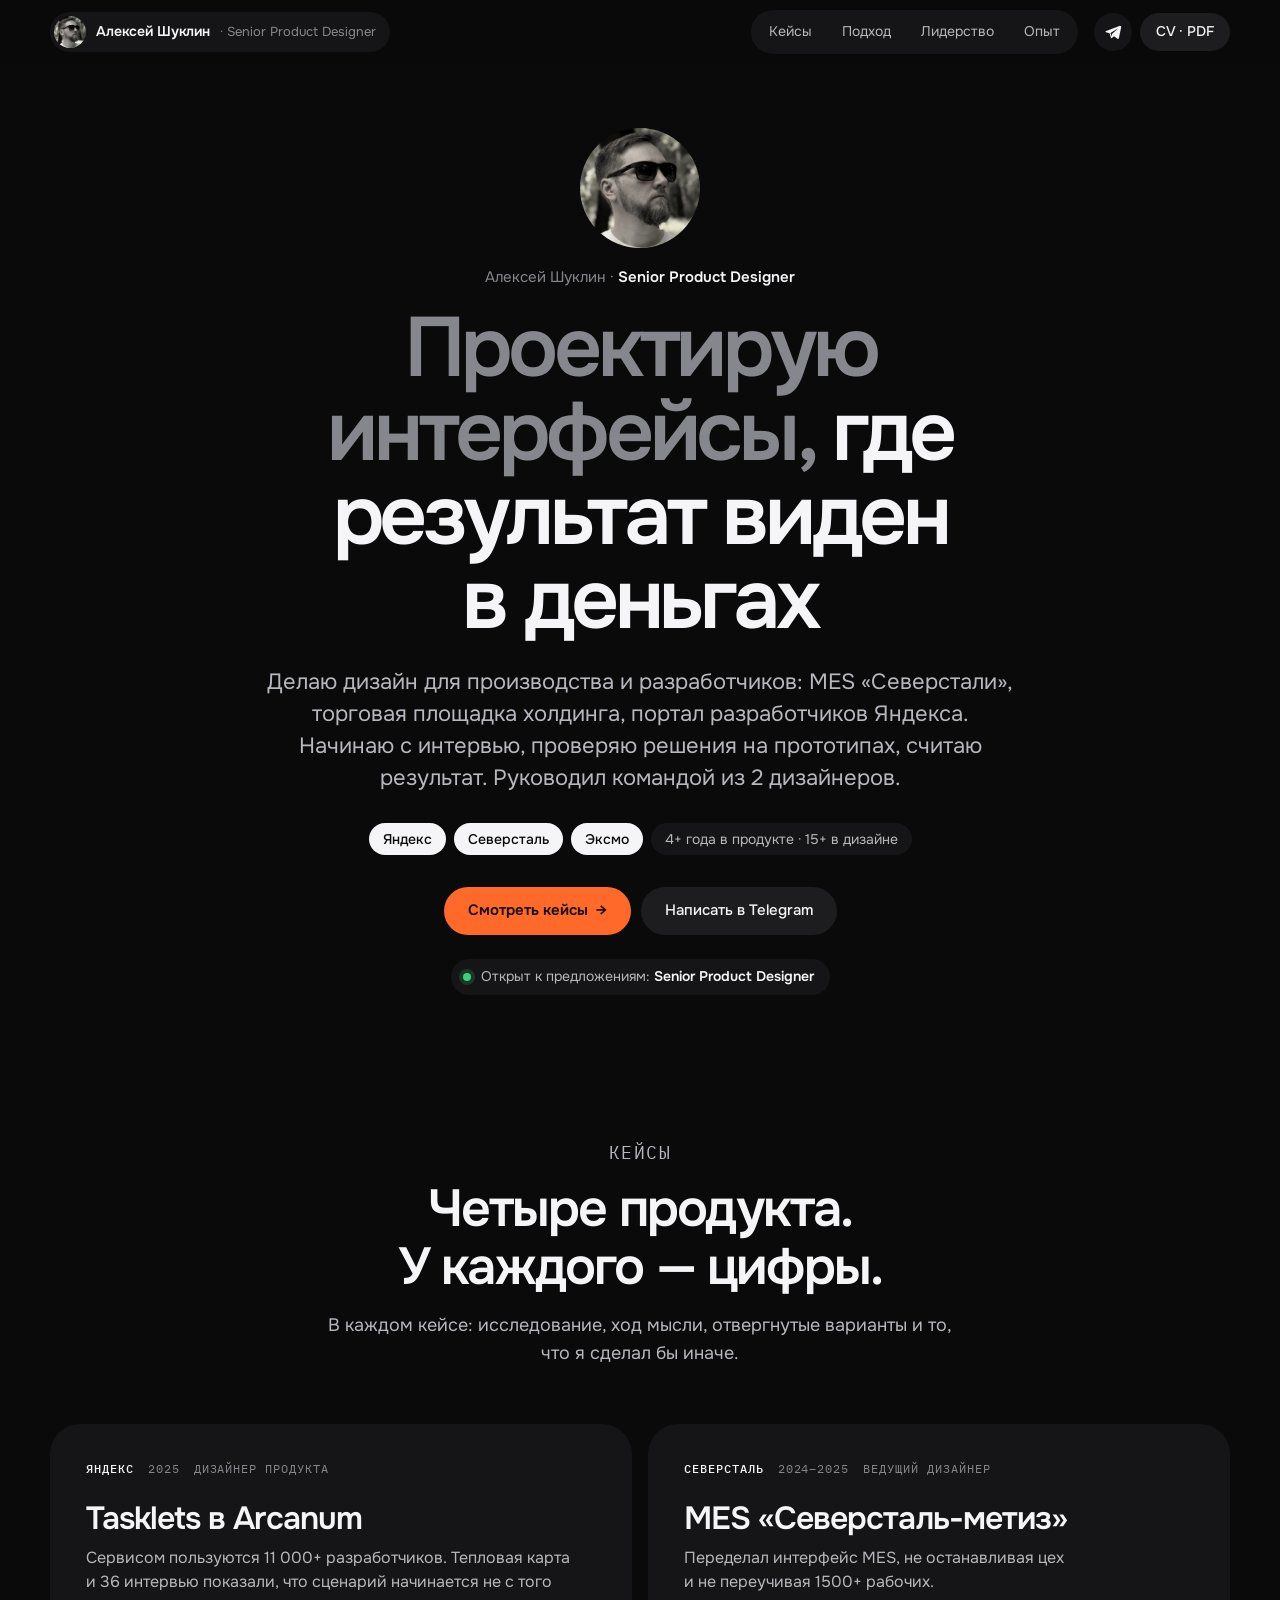
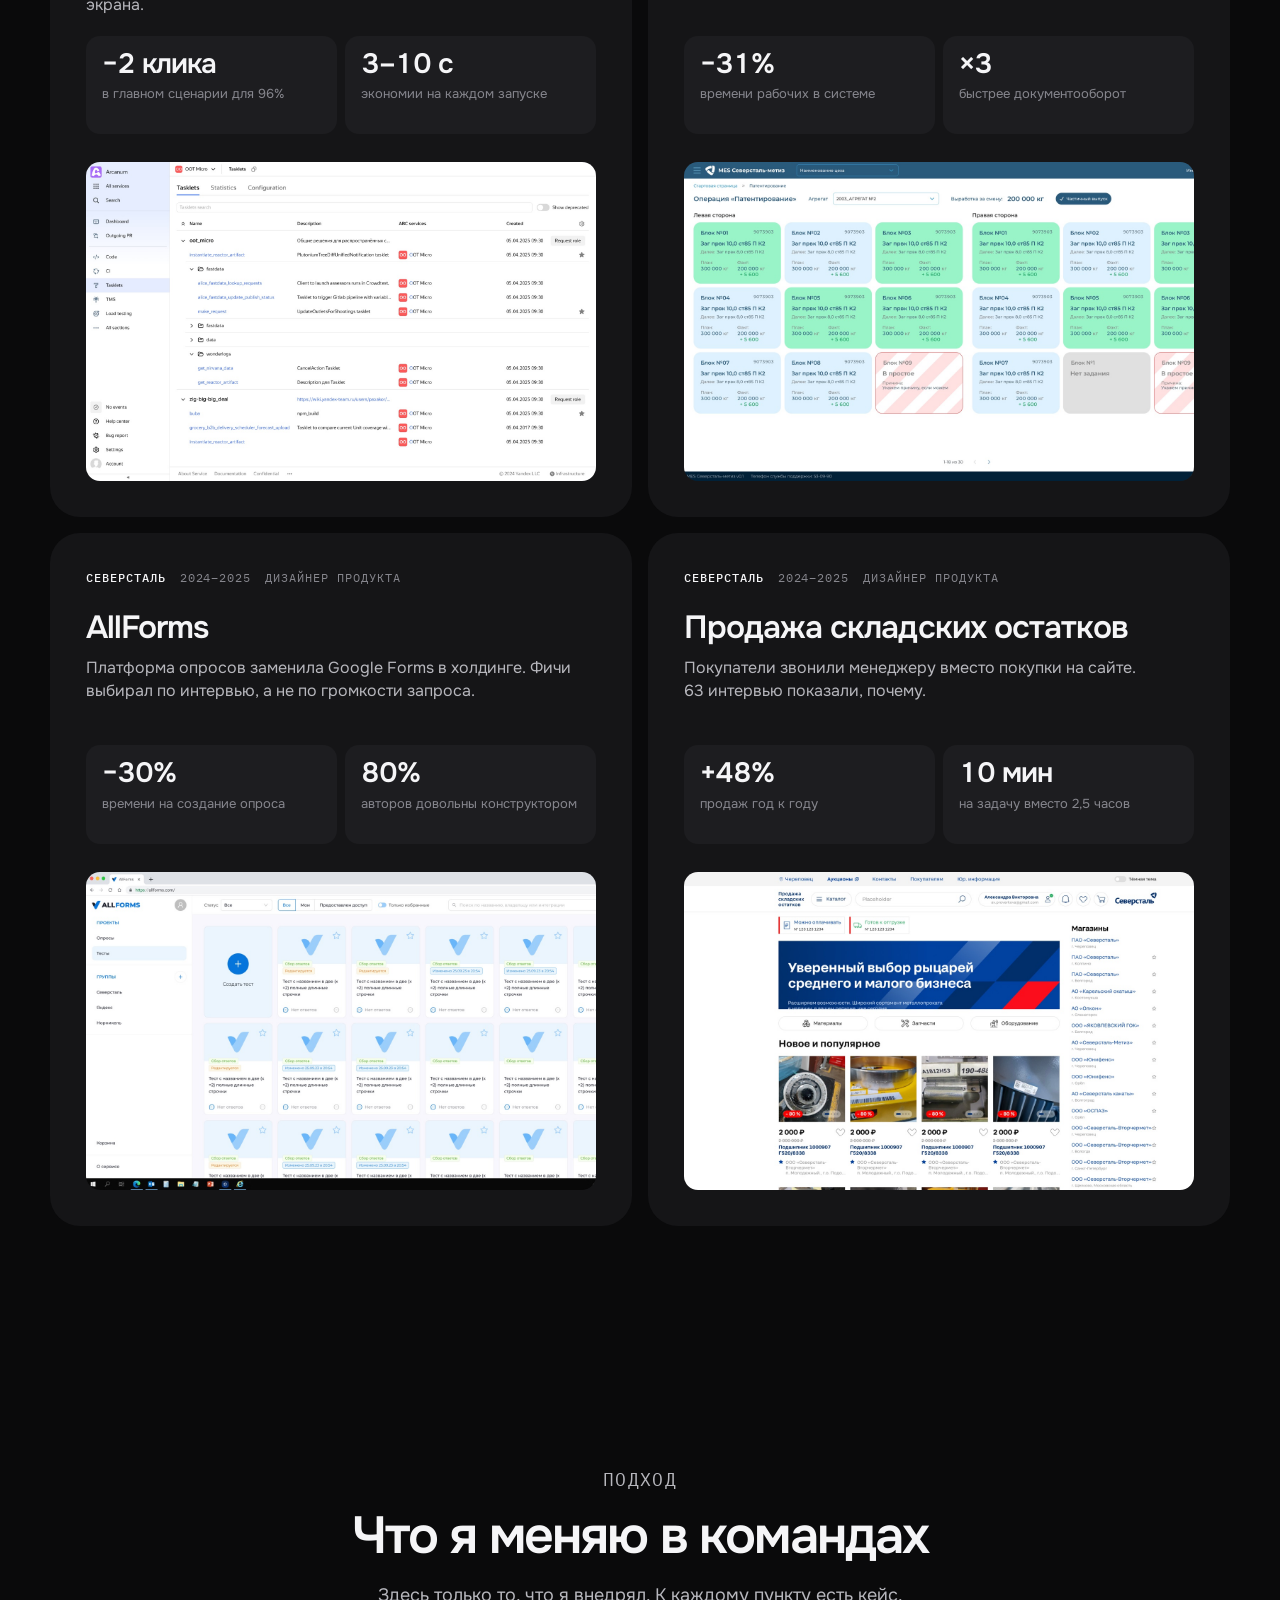
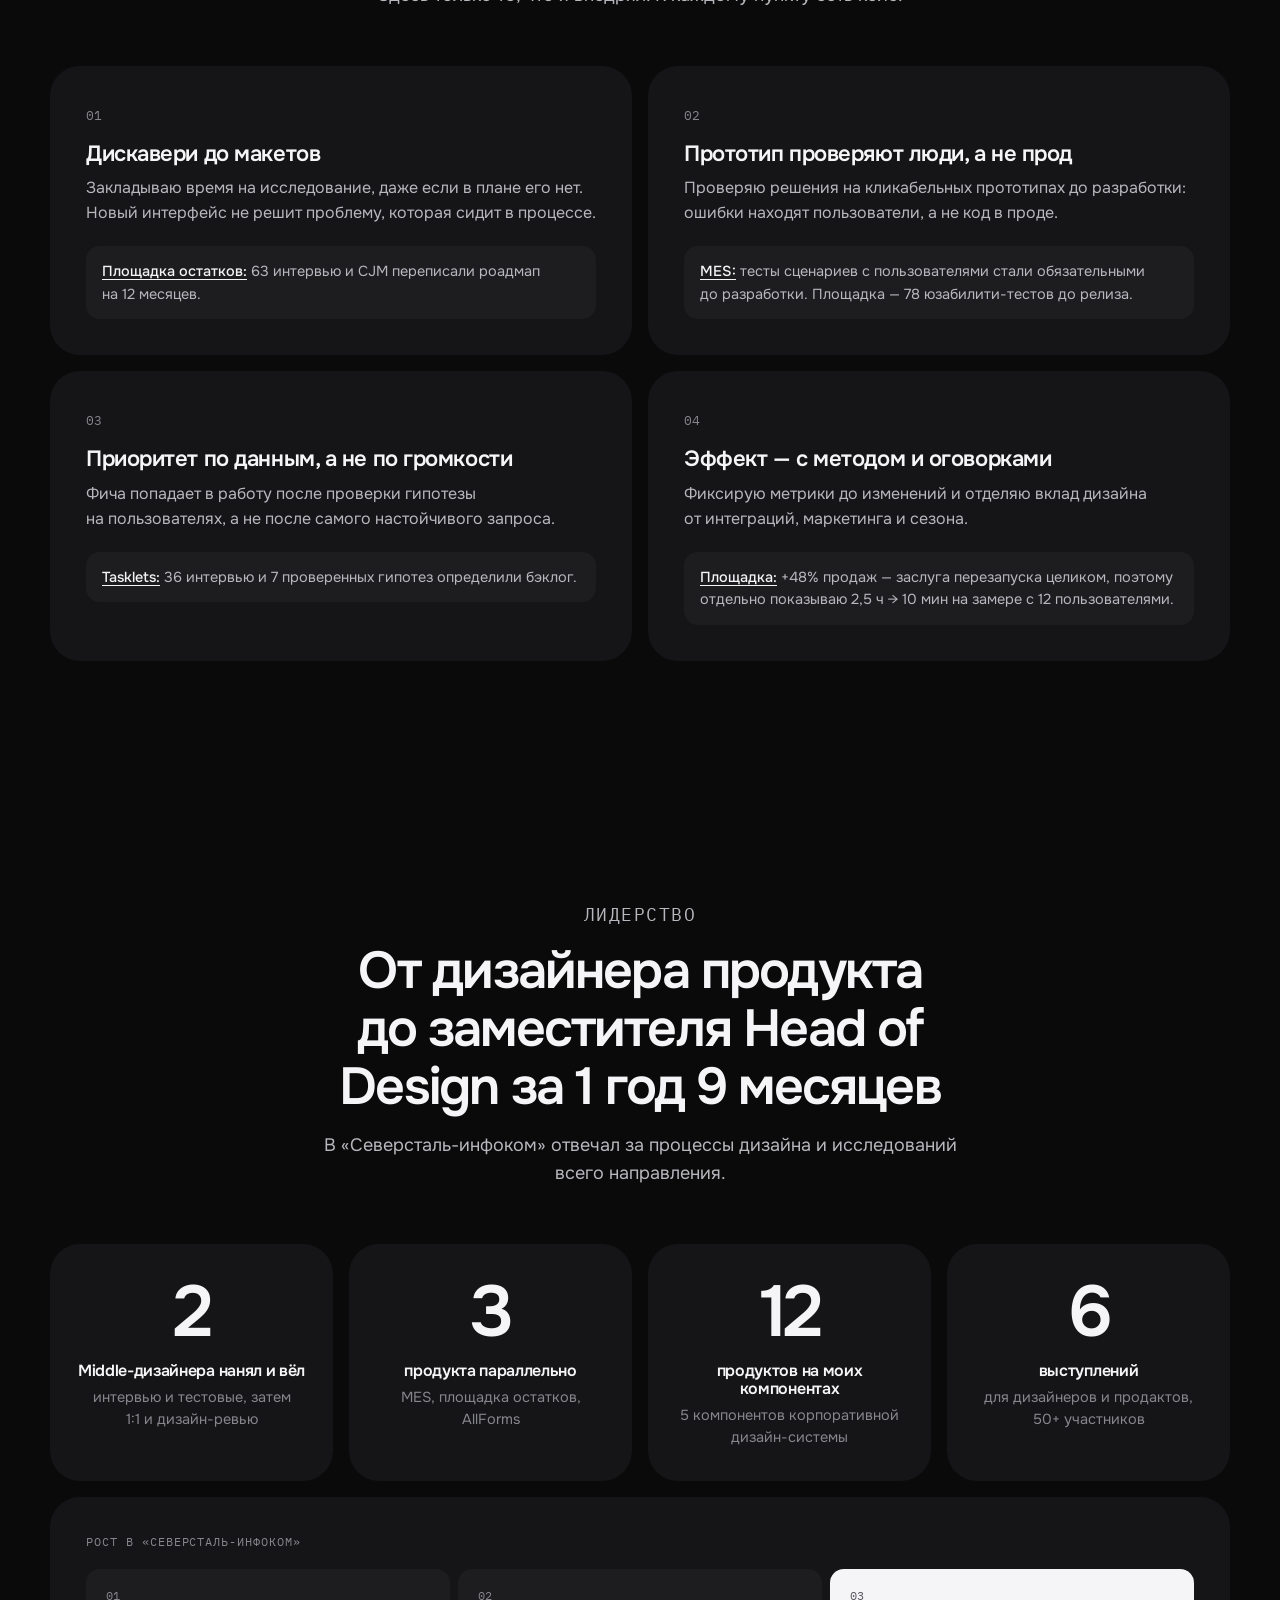
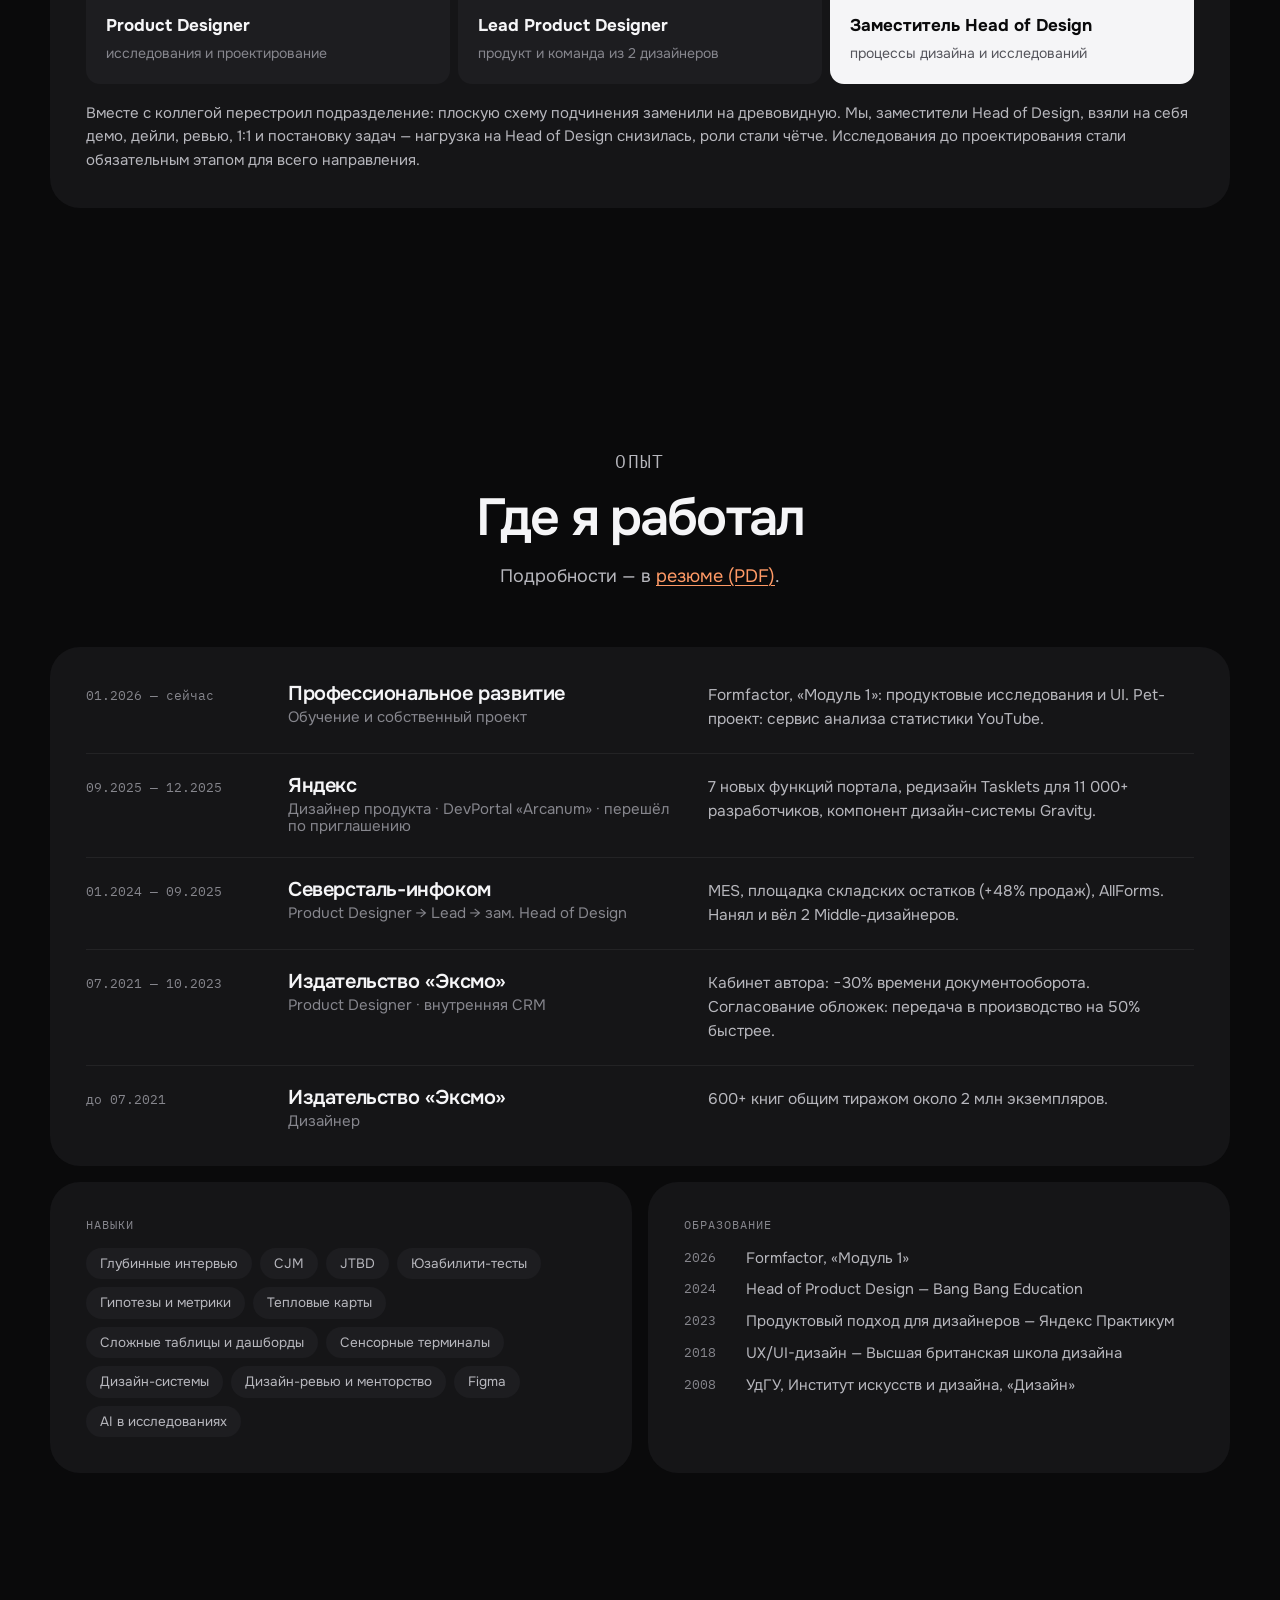
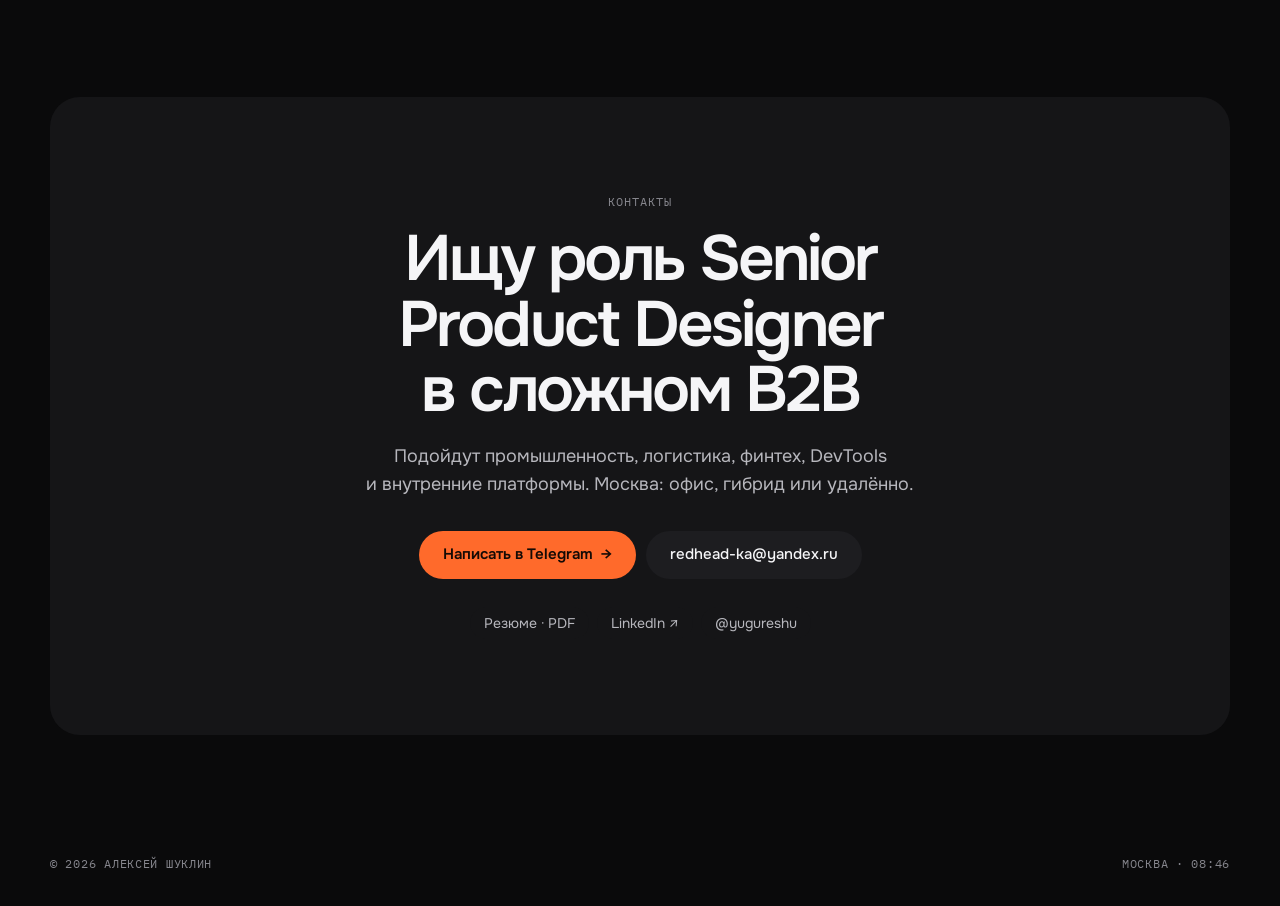
<file: index.html>
<!doctype html>
<html lang="ru">
<head>
  <meta charset="utf-8">
  <meta name="viewport" content="width=device-width, initial-scale=1">
  <title>Алексей Шуклин — Senior Product Designer, enterprise B2B</title>
  <meta name="description" content="Продуктовый дизайнер в enterprise B2B: MES для «Северстали», площадка продажи складских остатков (+48% продаж), DevTools в Яндексе. Кейсы с исследованиями, развилками и метриками.">
  <meta property="og:type" content="website">
  <meta property="og:title" content="Алексей Шуклин — Senior Product Designer">
  <meta property="og:description" content="Enterprise B2B: от терминалов в цеху «Северстали» до портала разработчиков Яндекса. 4 кейса с методами и метриками.">
  <meta property="og:image" content="assets/img/home/mes.jpg">
  <meta name="twitter:card" content="summary_large_image">
  <meta name="theme-color" content="#0a0a0b">
  <link rel="icon" href="data:image/svg+xml,%3Csvg xmlns='http://www.w3.org/2000/svg' viewBox='0 0 32 32'%3E%3Crect width='32' height='32' rx='9' fill='%2316161a'/%3E%3Cpath d='M4 28 28 4' stroke='%23ff6a2b' stroke-width='6' stroke-linecap='round'/%3E%3C/svg%3E">
  <link rel="preconnect" href="https://fonts.googleapis.com">
  <link rel="preconnect" href="https://fonts.gstatic.com" crossorigin>
  <link href="https://fonts.googleapis.com/css2?family=IBM+Plex+Mono:wght@400;500&family=Onest:wght@400;500;600;700&display=swap" rel="stylesheet">
  <link rel="stylesheet" href="assets/styles.css?v=20">
</head>
<body class="has-bg">
<canvas class="bg-canvas" aria-hidden="true"></canvas>
<a class="skip-link" href="#main">Перейти к содержимому</a>

<header class="site-header">
  <div class="wrap header-inner">
    <a class="me" href="index.html" aria-label="Алексей Шуклин — на главную">
      <img src="assets/img/portrait.jpg" alt="" width="32" height="32">
      <strong>Алексей Шуклин</strong><span>Senior Product Designer</span>
    </a>
    <nav class="nav" aria-label="Основная навигация">
      <a href="#cases">Кейсы</a>
      <a href="#approach">Подход</a>
      <a href="#leadership">Лидерство</a>
      <a href="#experience">Опыт</a>
    </nav>
    <div class="header-cta">
      <a class="icon-btn" href="https://t.me/yugureshu" target="_blank" rel="noopener" aria-label="Написать в Telegram">
        <svg viewBox="0 0 24 24" fill="currentColor" aria-hidden="true"><path d="M21.4 3.6 2.9 10.7c-1.2.5-1.2 1.2-.2 1.5l4.7 1.5 1.8 5.6c.2.6.1.9.8.9.5 0 .7-.2 1-.5l2.3-2.2 4.8 3.5c.9.5 1.5.2 1.7-.8l3.1-14.7c.3-1.3-.5-1.9-1.5-1.4ZM8.6 13.4l9.2-5.8c.5-.3.9-.1.5.2l-7.6 6.9-.3 3.2-1.8-4.5Z"/></svg>
      </a>
      <a class="btn btn-sm" href="assets/Aleksei_Shuklin_Senior_Product_Designer.pdf" download>CV · PDF</a>
    </div>
  </div>
</header>

<main id="main">

  <!-- ============ HERO ============ -->
  <section class="hero">
    <div class="wrap">
      <img class="avatar" src="assets/img/portrait.jpg" alt="Алексей Шуклин" width="600" height="800" fetchpriority="high">
      <p class="who">Алексей Шуклин · <b>Senior Product Designer</b></p>
      <h1><span class="dim">Проектирую интерфейсы,</span> где результат виден в деньгах</h1>
      <p class="sub">Делаю дизайн для производства и разработчиков: MES «Северстали», торговая площадка холдинга, портал разработчиков Яндекса. Начинаю с интервью, проверяю решения на прототипах, считаю результат. Руководил командой из 2 дизайнеров.</p>
      <ul class="chips center" aria-label="Коротко обо мне">
        <li class="chip solid">Яндекс</li>
        <li class="chip solid">Северсталь</li>
        <li class="chip solid">Эксмо</li>
        <li class="chip">4+ года в продукте · 15+ в дизайне</li>
      </ul>
      <div class="btn-row center">
        <a class="btn btn-primary" href="#cases">Смотреть кейсы <span class="arr" aria-hidden="true">→</span></a>
        <a class="btn" href="https://t.me/yugureshu" target="_blank" rel="noopener">Написать в Telegram</a>
      </div>
      <div class="status"><span class="dot" aria-hidden="true"></span><span>Открыт к предложениям: <b>Senior Product Designer</b></span></div>
    </div>
  </section>


  <!-- ============ КЕЙСЫ ============ -->
  <section class="section" id="cases" aria-labelledby="cases-title">
    <div class="wrap">
      <div class="sec-head">
        <p class="eyebrow">Кейсы</p>
        <h2 id="cases-title">Четыре продукта. У каждого — цифры.</h2>
        <p>В каждом кейсе: исследование, ход мысли, отвергнутые варианты и то, что я сделал бы иначе.</p>
      </div>

      <div class="tiles two cases">
        <a class="tile case reveal" href="cases/tasklets.html">
          <div class="case-top">
            <p class="case-meta"><b>Яндекс</b><span>2025</span><span>Дизайнер продукта</span></p>
            <h3>Tasklets в Arcanum</h3>
            <p class="one">Сервисом пользуются 11 000+ разработчиков. Тепловая карта и 36 интервью показали, что сценарий начинается не с того экрана.</p>
            <div class="nums">
              <div class="num-tile"><b>−2 клика</b><span>в главном сценарии для 96%</span></div>
              <div class="num-tile"><b>3–10 с</b><span>экономии на каждом запуске</span></div>
            </div>
          </div>
          <div class="plate">
            <img src="assets/img/home/tasklets.jpg" alt="Список тасклетов в портале разработчика Arcanum" width="1600" height="1000" loading="lazy">
          </div>
        </a>

        <a class="tile case reveal" href="cases/mes-metiz.html">
          <div class="case-top">
            <p class="case-meta"><b>Северсталь</b><span>2024–2025</span><span>Ведущий дизайнер</span></p>
            <h3>MES «Северсталь-метиз»</h3>
            <p class="one">Переделал интерфейс MES, не останавливая цех и не переучивая 1500+ рабочих.</p>
            <div class="nums">
              <div class="num-tile"><b>−31%</b><span>времени рабочих в системе</span></div>
              <div class="num-tile"><b>×3</b><span>быстрее документооборот</span></div>
            </div>
          </div>
          <div class="plate">
            <img src="assets/img/home/mes.jpg" alt="Экран операции «Патентирование» в MES: плитки блоков агрегата со статусами" width="1600" height="900" loading="lazy">
          </div>
        </a>

        <a class="tile case reveal" href="cases/allforms.html">
          <div class="case-top">
            <p class="case-meta"><b>Северсталь</b><span>2024–2025</span><span>Дизайнер продукта</span></p>
            <h3>AllForms</h3>
            <p class="one">Платформа опросов заменила Google Forms в холдинге. Фичи выбирал по интервью, а не по громкости запроса.</p>
            <div class="nums">
              <div class="num-tile"><b>−30%</b><span>времени на создание опроса</span></div>
              <div class="num-tile"><b>80%</b><span>авторов довольны конструктором</span></div>
            </div>
          </div>
          <div class="plate">
            <img src="assets/img/home/allforms.jpg" alt="Список опросов в платформе AllForms" width="1600" height="900" loading="lazy">
          </div>
        </a>

        <a class="tile case reveal" href="cases/marketplace.html">
          <div class="case-top">
            <p class="case-meta"><b>Северсталь</b><span>2024–2025</span><span>Дизайнер продукта</span></p>
            <h3>Продажа складских остатков</h3>
            <p class="one">Покупатели звонили менеджеру вместо покупки на сайте. 63 интервью показали, почему.</p>
            <div class="nums">
              <div class="num-tile"><b>+48%</b><span>продаж год к году</span></div>
              <div class="num-tile"><b>10 мин</b><span>на задачу вместо 2,5 часов</span></div>
            </div>
          </div>
          <div class="plate">
            <img src="assets/img/home/market.jpg" alt="Главная страница площадки продажи складских остатков «Северстали»" width="1600" height="900" loading="lazy">
          </div>
        </a>
      </div>
    </div>
  </section>

  <!-- ============ ПОДХОД ============ -->
  <section class="section" id="approach" aria-labelledby="approach-title">
    <div class="wrap">
      <div class="sec-head">
        <p class="eyebrow">Подход</p>
        <h2 id="approach-title">Что я меняю в командах</h2>
        <p>Здесь только то, что я внедрял. К каждому пункту есть кейс.</p>
      </div>
      <div class="tiles two">
        <article class="tile way reveal">
          <span class="n">01</span>
          <h3>Дискавери до макетов</h3>
          <p>Закладываю время на исследование, даже если в плане его нет. Новый интерфейс не решит проблему, которая сидит в процессе.</p>
          <p class="proof"><a href="cases/marketplace.html">Площадка остатков:</a> 63 интервью и CJM переписали роадмап на 12 месяцев.</p>
        </article>
        <article class="tile way reveal">
          <span class="n">02</span>
          <h3>Прототип проверяют люди, а не прод</h3>
          <p>Проверяю решения на кликабельных прототипах до разработки: ошибки находят пользователи, а не код в проде.</p>
          <p class="proof"><a href="cases/mes-metiz.html">MES:</a> тесты сценариев с пользователями стали обязательными до разработки. Площадка — 78 юзабилити-тестов до релиза.</p>
        </article>
        <article class="tile way reveal">
          <span class="n">03</span>
          <h3>Приоритет по данным, а не по громкости</h3>
          <p>Фича попадает в работу после проверки гипотезы на пользователях, а не после самого настойчивого запроса.</p>
          <p class="proof"><a href="cases/tasklets.html">Tasklets:</a> 36 интервью и 7 проверенных гипотез определили бэклог.</p>
        </article>
        <article class="tile way reveal">
          <span class="n">04</span>
          <h3>Эффект — с методом и оговорками</h3>
          <p>Фиксирую метрики до изменений и отделяю вклад дизайна от интеграций, маркетинга и сезона.</p>
          <p class="proof"><a href="cases/marketplace.html">Площадка:</a> +48% продаж — заслуга перезапуска целиком, поэтому отдельно показываю 2,5 ч → 10 мин на замере с 12 пользователями.</p>
        </article>
      </div>
    </div>
  </section>

  <!-- ============ ЛИДЕРСТВО ============ -->
  <section class="section" id="leadership" aria-labelledby="lead-title">
    <div class="wrap">
      <div class="sec-head">
        <p class="eyebrow">Лидерство</p>
        <h2 id="lead-title">От дизайнера продукта до заместителя Head of Design за 1 год 9 месяцев</h2>
        <p>В «Северсталь-инфоком» отвечал за процессы дизайна и исследований всего направления.</p>
      </div>
      <div class="tiles four">
        <article class="tile stat reveal"><b>2</b><h3>Middle-дизайнера нанял и вёл</h3><p>интервью и тестовые, затем 1:1 и дизайн-ревью</p></article>
        <article class="tile stat reveal"><b>3</b><h3>продукта параллельно</h3><p>MES, площадка остатков, AllForms</p></article>
        <article class="tile stat reveal"><b>12</b><h3>продуктов на моих компонентах</h3><p>5 компонентов корпоративной дизайн-системы</p></article>
        <article class="tile stat reveal"><b>6</b><h3>выступлений</h3><p>для дизайнеров и продактов, 50+ участников</p></article>
      </div>
      <div class="tile path reveal">
        <p class="eyebrow">Рост в «Северсталь-инфоком»</p>
        <ol class="steps">
          <li><b>Product Designer</b><span>исследования и проектирование</span></li>
          <li><b>Lead Product Designer</b><span>продукт и команда из 2 дизайнеров</span></li>
          <li><b>Заместитель Head of Design</b><span>процессы дизайна и исследований</span></li>
        </ol>
        <p class="path-note">Вместе с коллегой перестроил подразделение: плоскую схему подчинения заменили на древовидную. Мы, заместители Head of Design, взяли на себя демо, дейли, ревью, 1:1 и постановку задач — нагрузка на Head of Design снизилась, роли стали чётче. Исследования до проектирования стали обязательным этапом для всего направления.</p>
      </div>
    </div>
  </section>

  <!-- ============ ОПЫТ ============ -->
  <section class="section" id="experience" aria-labelledby="exp-title">
    <div class="wrap">
      <div class="sec-head">
        <p class="eyebrow">Опыт</p>
        <h2 id="exp-title">Где я работал</h2>
        <p>Подробности — в <a class="link" href="assets/Aleksei_Shuklin_Senior_Product_Designer.pdf" download>резюме (PDF)</a>.</p>
      </div>
      <div class="tile reveal">
        <ol class="exp">
          <li><span class="when">01.2026 — сейчас</span><h3>Профессиональное развитие<span class="role">Обучение и собственный проект</span></h3><p>Formfactor, «Модуль 1»: продуктовые исследования и UI. Pet-проект: сервис анализа статистики YouTube.</p></li>
          <li><span class="when">09.2025 — 12.2025</span><h3>Яндекс<span class="role">Дизайнер продукта · DevPortal «Arcanum» · перешёл по приглашению</span></h3><p>7 новых функций портала, редизайн Tasklets для 11 000+ разработчиков, компонент дизайн-системы Gravity.</p></li>
          <li><span class="when">01.2024 — 09.2025</span><h3>Северсталь-инфоком<span class="role">Product Designer → Lead → зам. Head of Design</span></h3><p>MES, площадка складских остатков (+48% продаж), AllForms. Нанял и вёл 2 Middle-дизайнеров.</p></li>
          <li><span class="when">07.2021 — 10.2023</span><h3>Издательство «Эксмо»<span class="role">Product Designer · внутренняя CRM</span></h3><p>Кабинет автора: −30% времени документооборота. Согласование обложек: передача в производство на 50% быстрее.</p></li>
          <li><span class="when">до 07.2021</span><h3>Издательство «Эксмо»<span class="role">Дизайнер</span></h3><p>600+ книг общим тиражом около 2 млн экземпляров.</p></li>
        </ol>
      </div>
      <div class="tiles two" style="margin-top: var(--gap)">
        <div class="tile side reveal">
          <h4>Навыки</h4>
          <ul class="chips">
            <li class="chip">Глубинные интервью</li><li class="chip">CJM</li><li class="chip">JTBD</li><li class="chip">Юзабилити-тесты</li><li class="chip">Гипотезы и метрики</li><li class="chip">Тепловые карты</li><li class="chip">Сложные таблицы и дашборды</li><li class="chip">Сенсорные терминалы</li><li class="chip">Дизайн-системы</li><li class="chip">Дизайн-ревью и менторство</li><li class="chip">Figma</li><li class="chip">AI в исследованиях</li>
          </ul>
        </div>
        <div class="tile side reveal">
          <h4>Образование</h4>
          <ul class="edu">
            <li><span>2026</span>Formfactor, «Модуль 1»</li>
            <li><span>2024</span>Head of Product Design — Bang Bang Education</li>
            <li><span>2023</span>Продуктовый подход для дизайнеров — Яндекс Практикум</li>
            <li><span>2018</span>UX/UI-дизайн — Высшая британская школа дизайна</li>
            <li><span>2008</span>УдГУ, Институт искусств и дизайна, «Дизайн»</li>
          </ul>
        </div>
      </div>
    </div>
  </section>

  <!-- ============ КОНТАКТЫ ============ -->
  <section class="section contact" id="contact" aria-labelledby="contact-title">
    <div class="wrap">
      <div class="tile reveal">
        <p class="eyebrow" style="margin-bottom:16px">Контакты</p>
        <h2 id="contact-title">Ищу роль Senior Product Designer в сложном B2B</h2>
        <p class="sub">Подойдут промышленность, логистика, финтех, DevTools и внутренние платформы. Москва: офис, гибрид или удалённо.</p>
        <div class="btn-row center">
          <a class="btn btn-primary" href="https://t.me/yugureshu" target="_blank" rel="noopener">Написать в Telegram <span class="arr" aria-hidden="true">→</span></a>
          <a class="btn" href="mailto:redhead-ka@yandex.ru">redhead-ka@yandex.ru</a>
        </div>
        <ul class="chips center">
          <li><a class="chip" href="assets/Aleksei_Shuklin_Senior_Product_Designer.pdf" download>Резюме · PDF</a></li>
          <li><a class="chip" href="https://www.linkedin.com/in/%D0%B0%D0%BB%D0%B5%D0%BA%D1%81%D0%B5%D0%B9-%D1%88%D1%83%D0%BA%D0%BB%D0%B8%D0%BD-abb809121/" target="_blank" rel="noopener">LinkedIn ↗</a></li>
          <li><a class="chip" href="https://t.me/yugureshu" target="_blank" rel="noopener">@yugureshu</a></li>
        </ul>
      </div>
    </div>
  </section>
</main>

<footer class="site-footer">
  <div class="wrap">
    <span>© <span data-year>2026</span> Алексей Шуклин</span>
    <span>Москва · <span data-clock>--:--</span></span>
  </div>
</footer>

<script src="assets/ribbons.js?v=4"></script>
<script src="assets/main.js?v=4"></script>
</body>
</html>
</file>
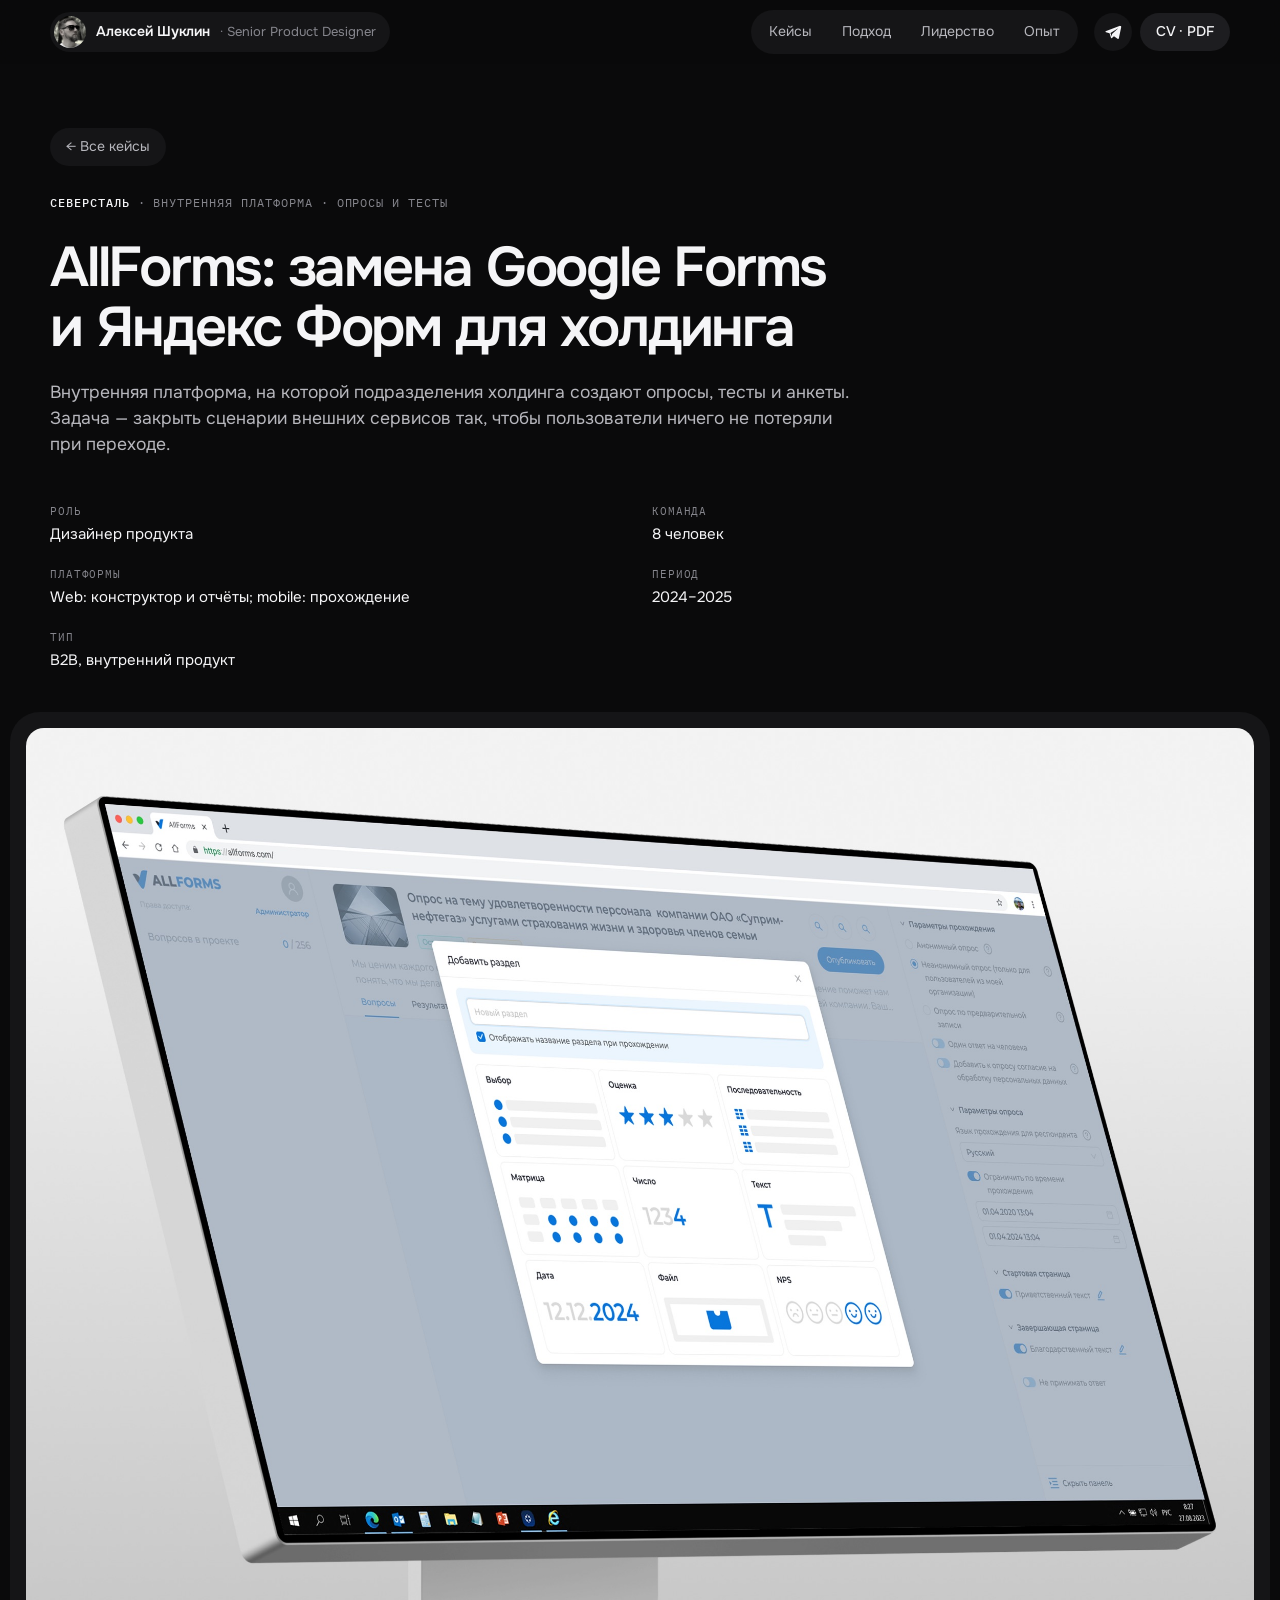
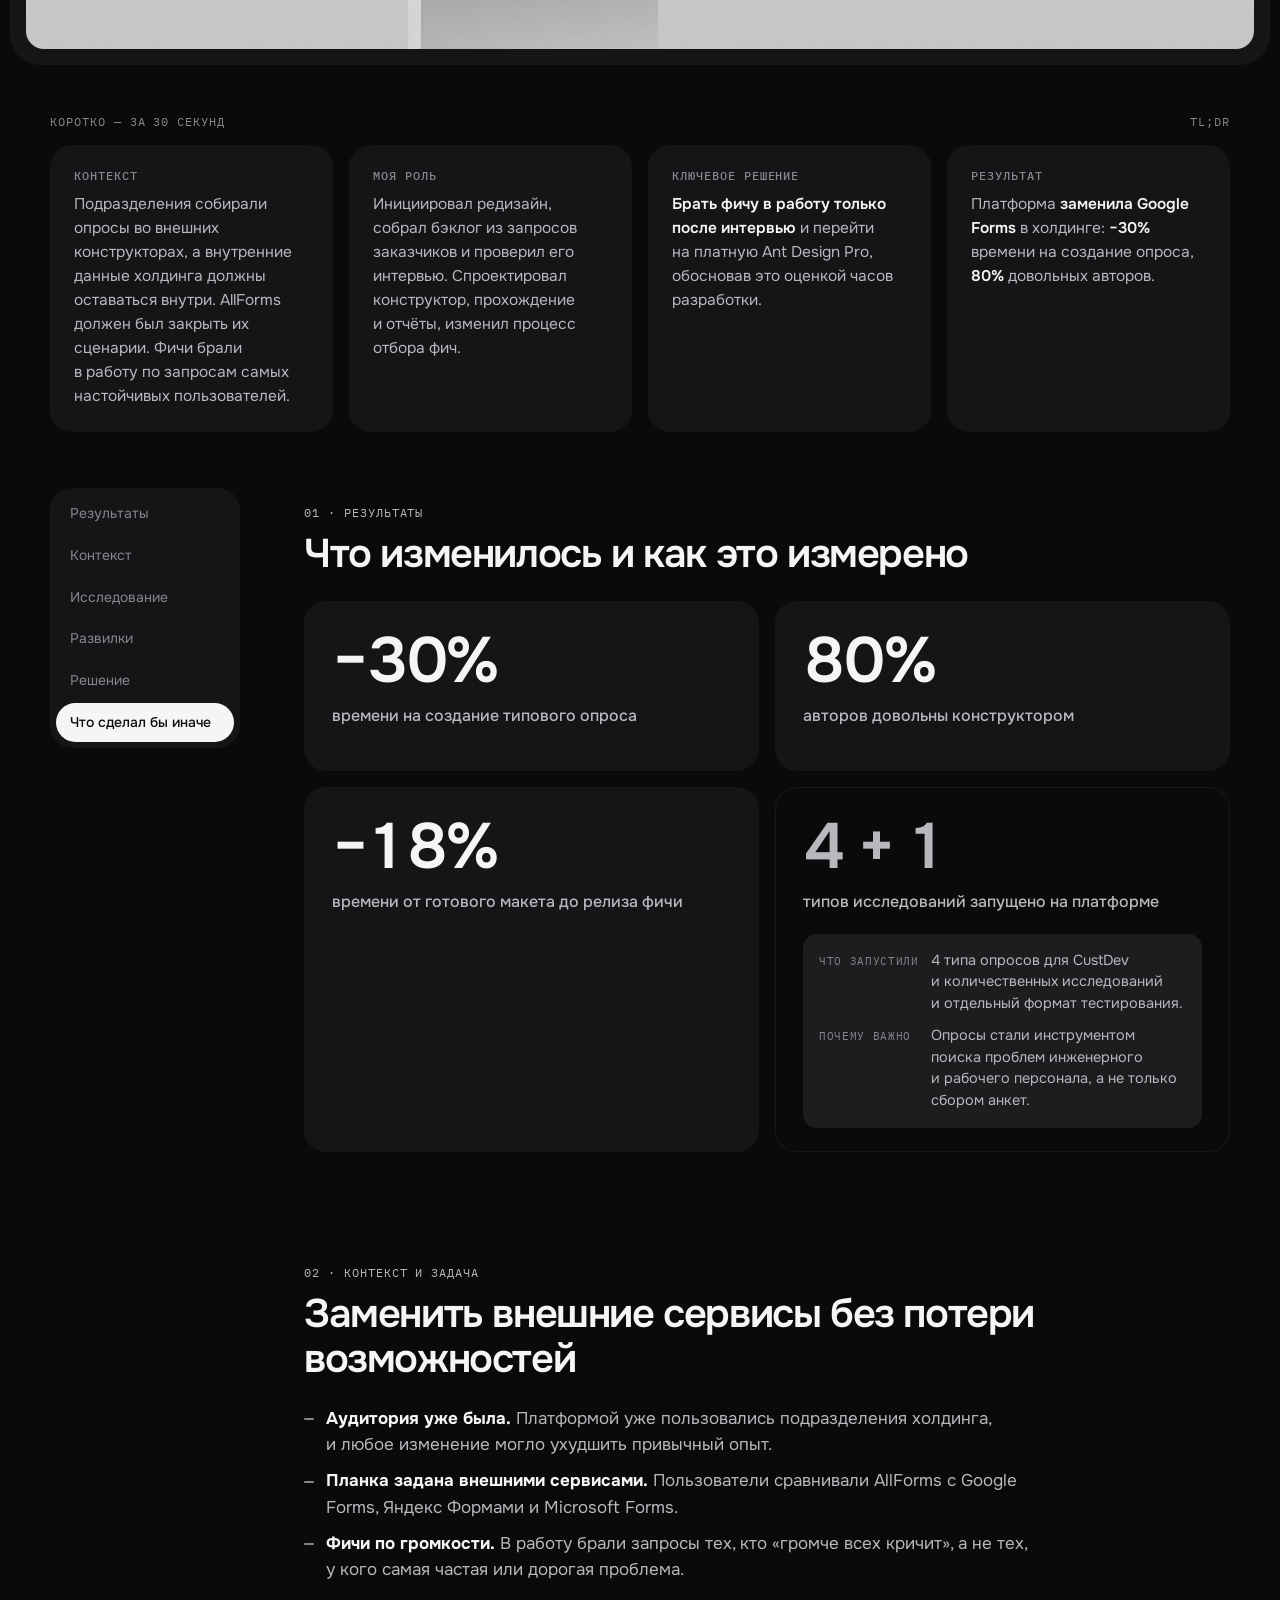
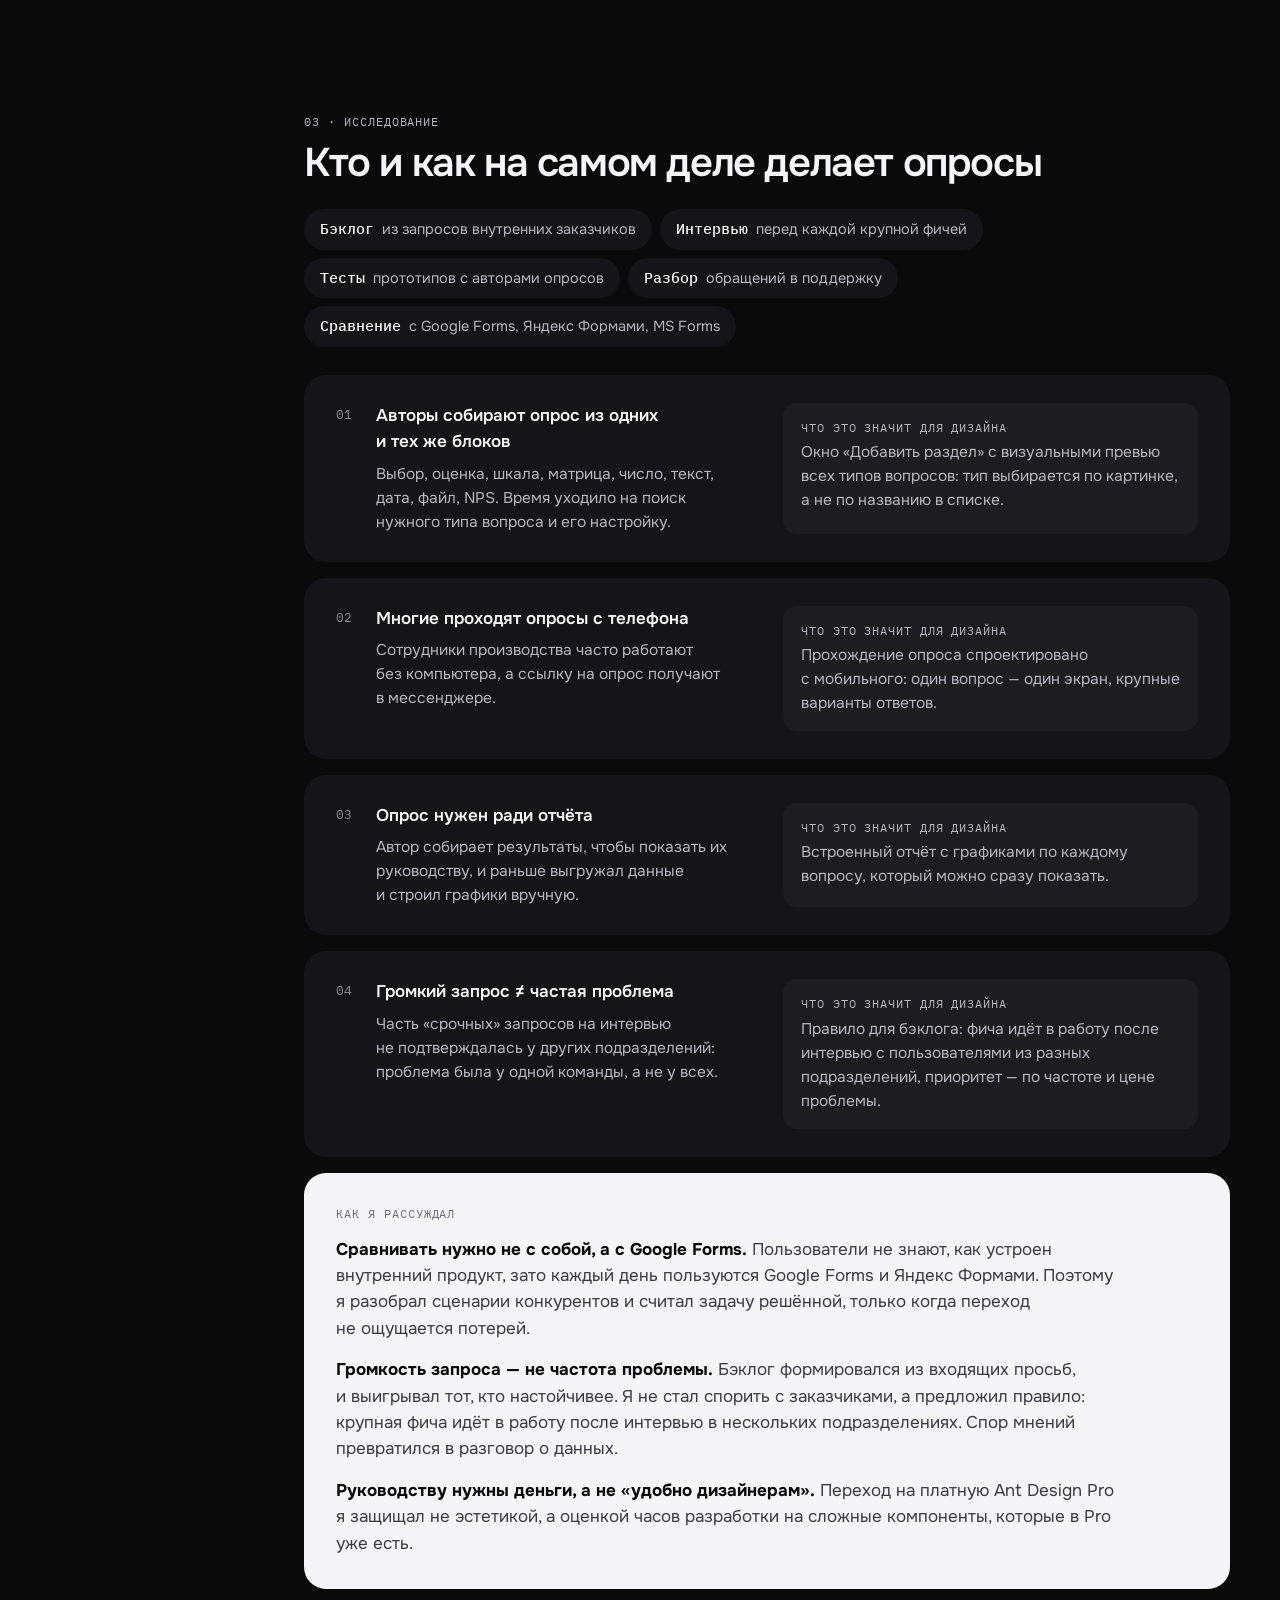
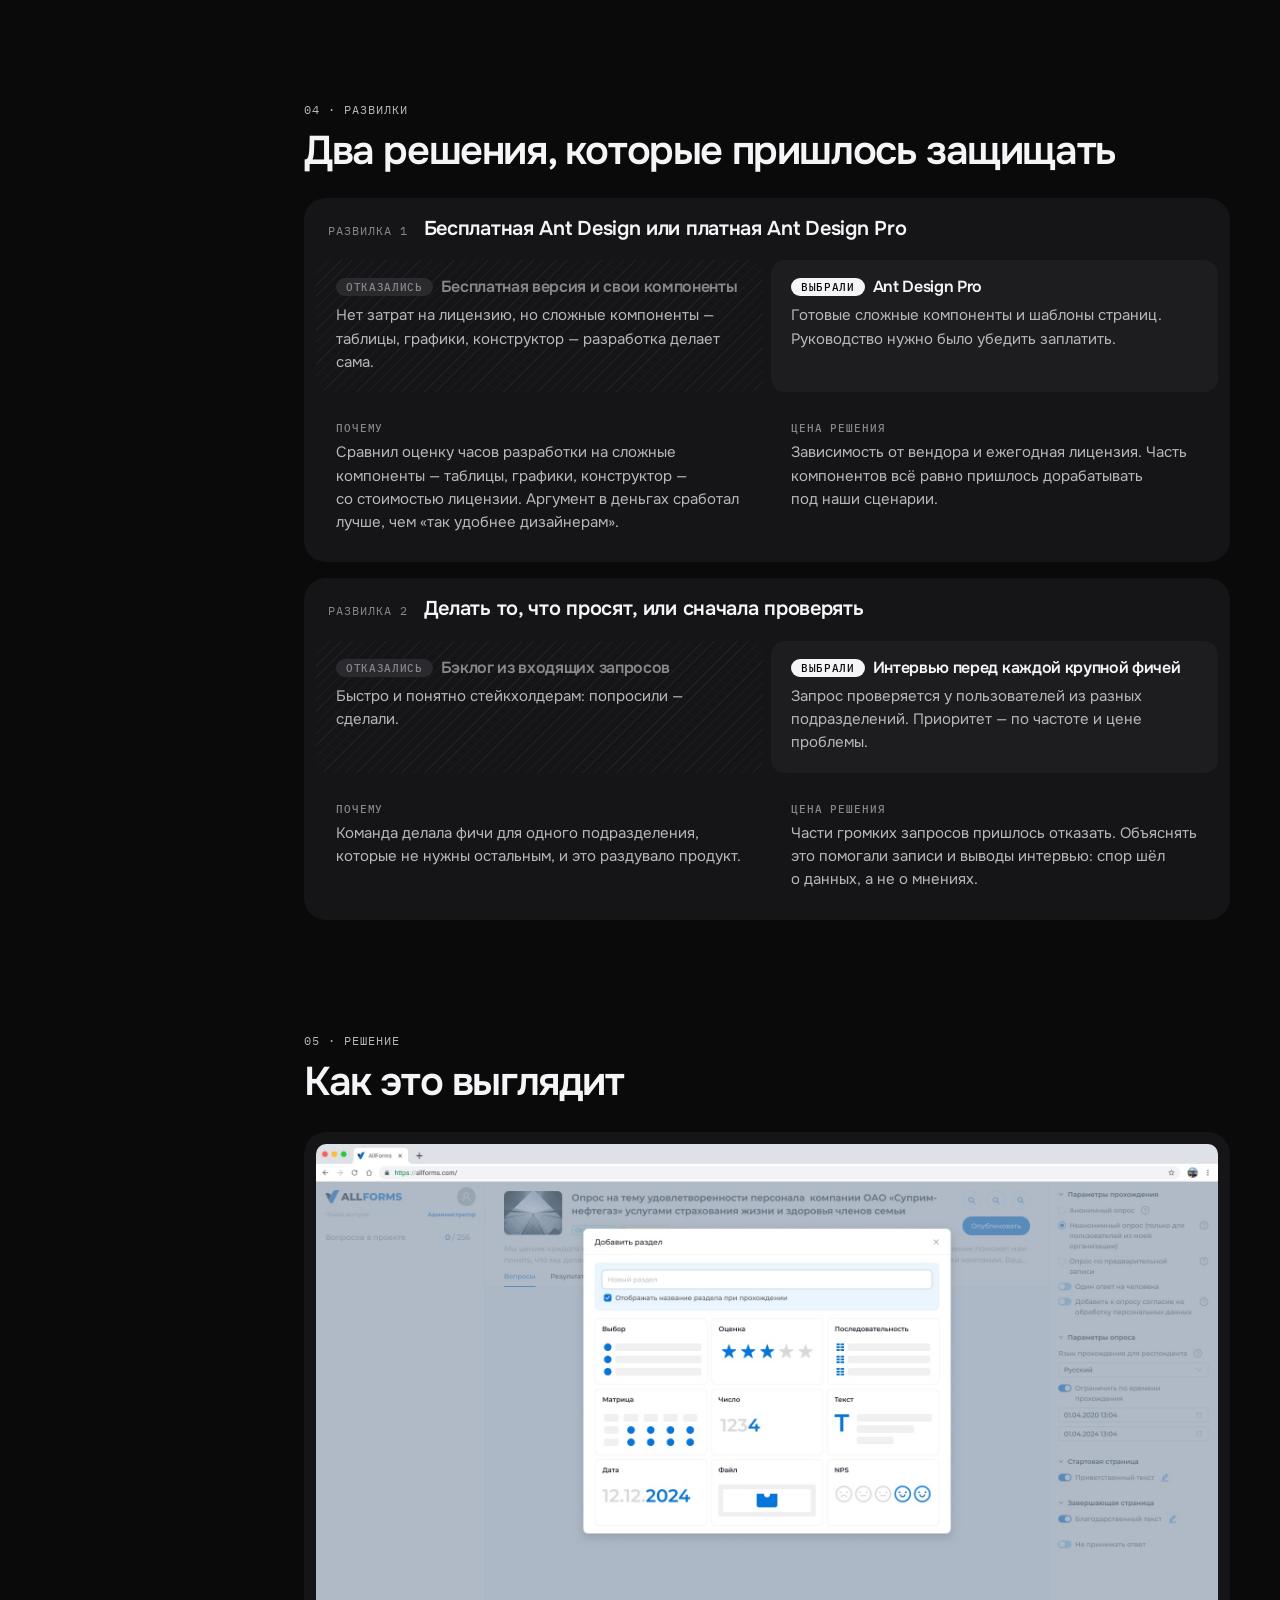
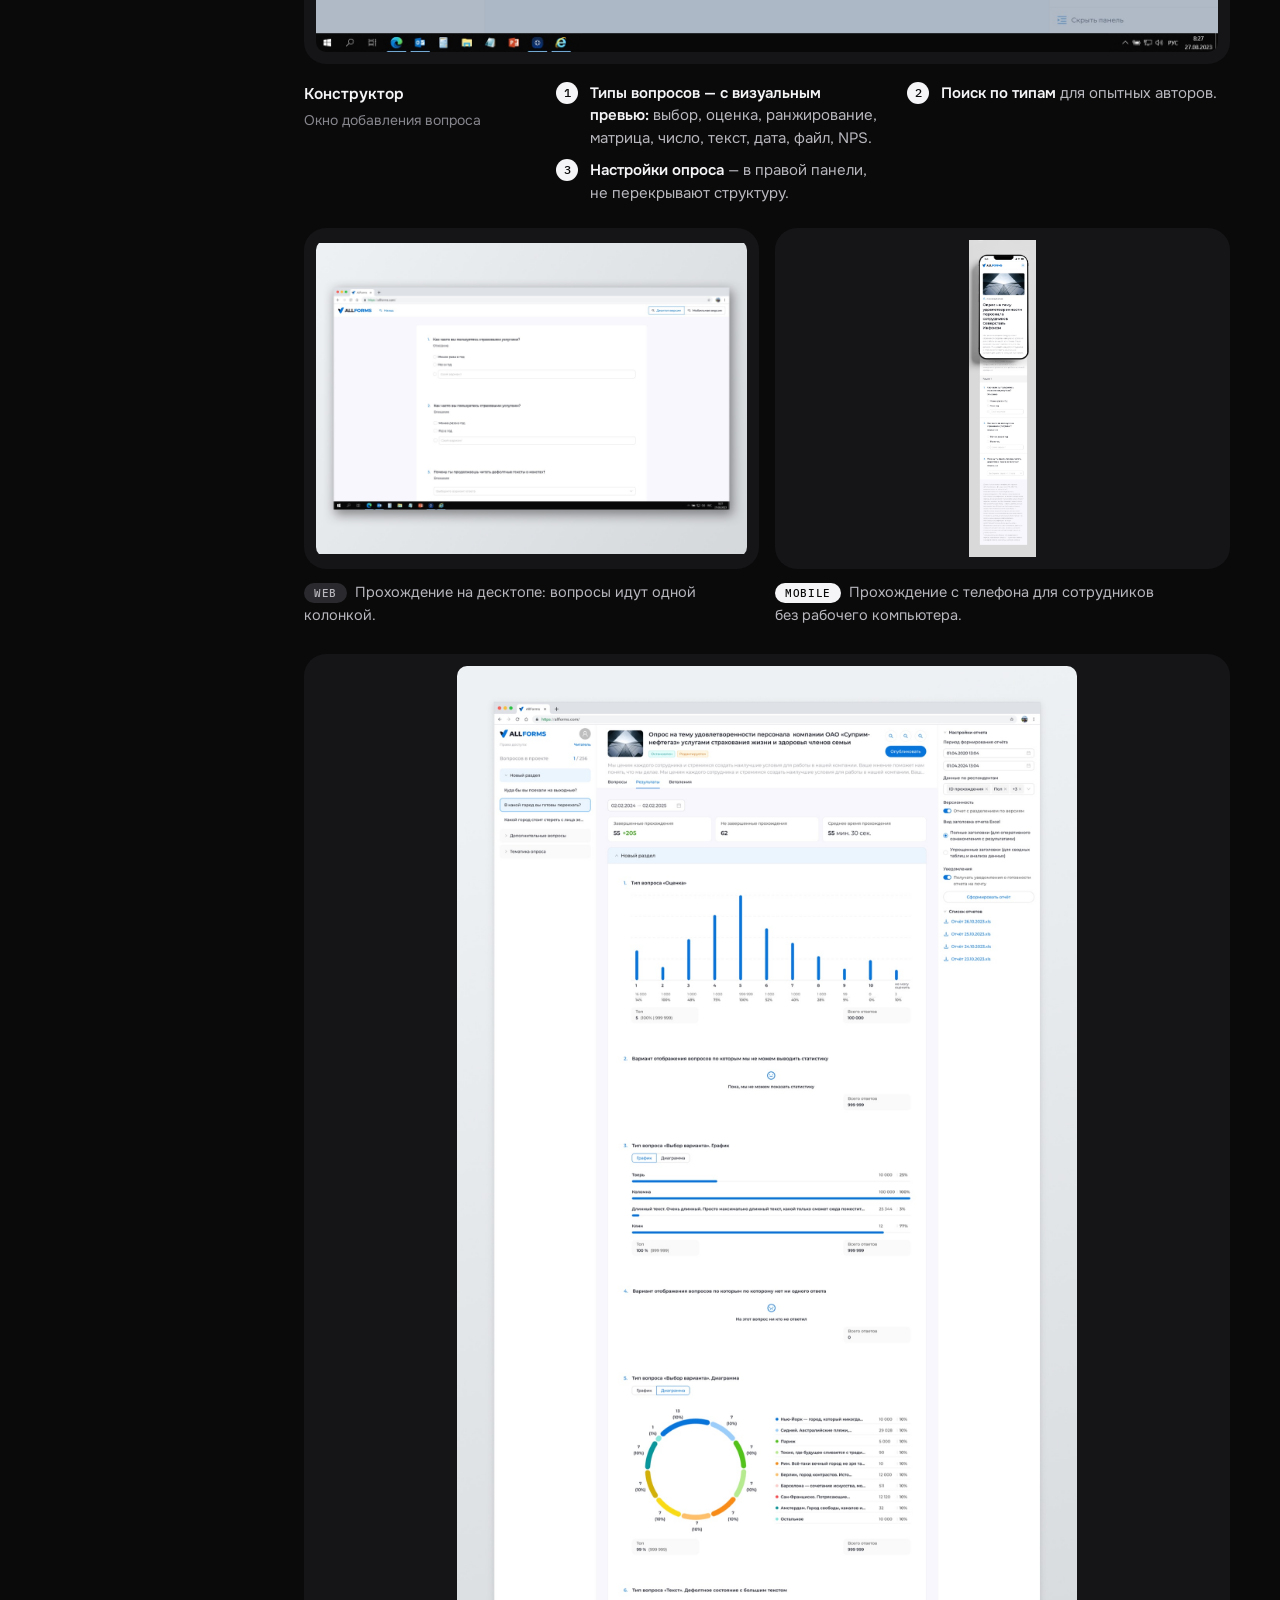
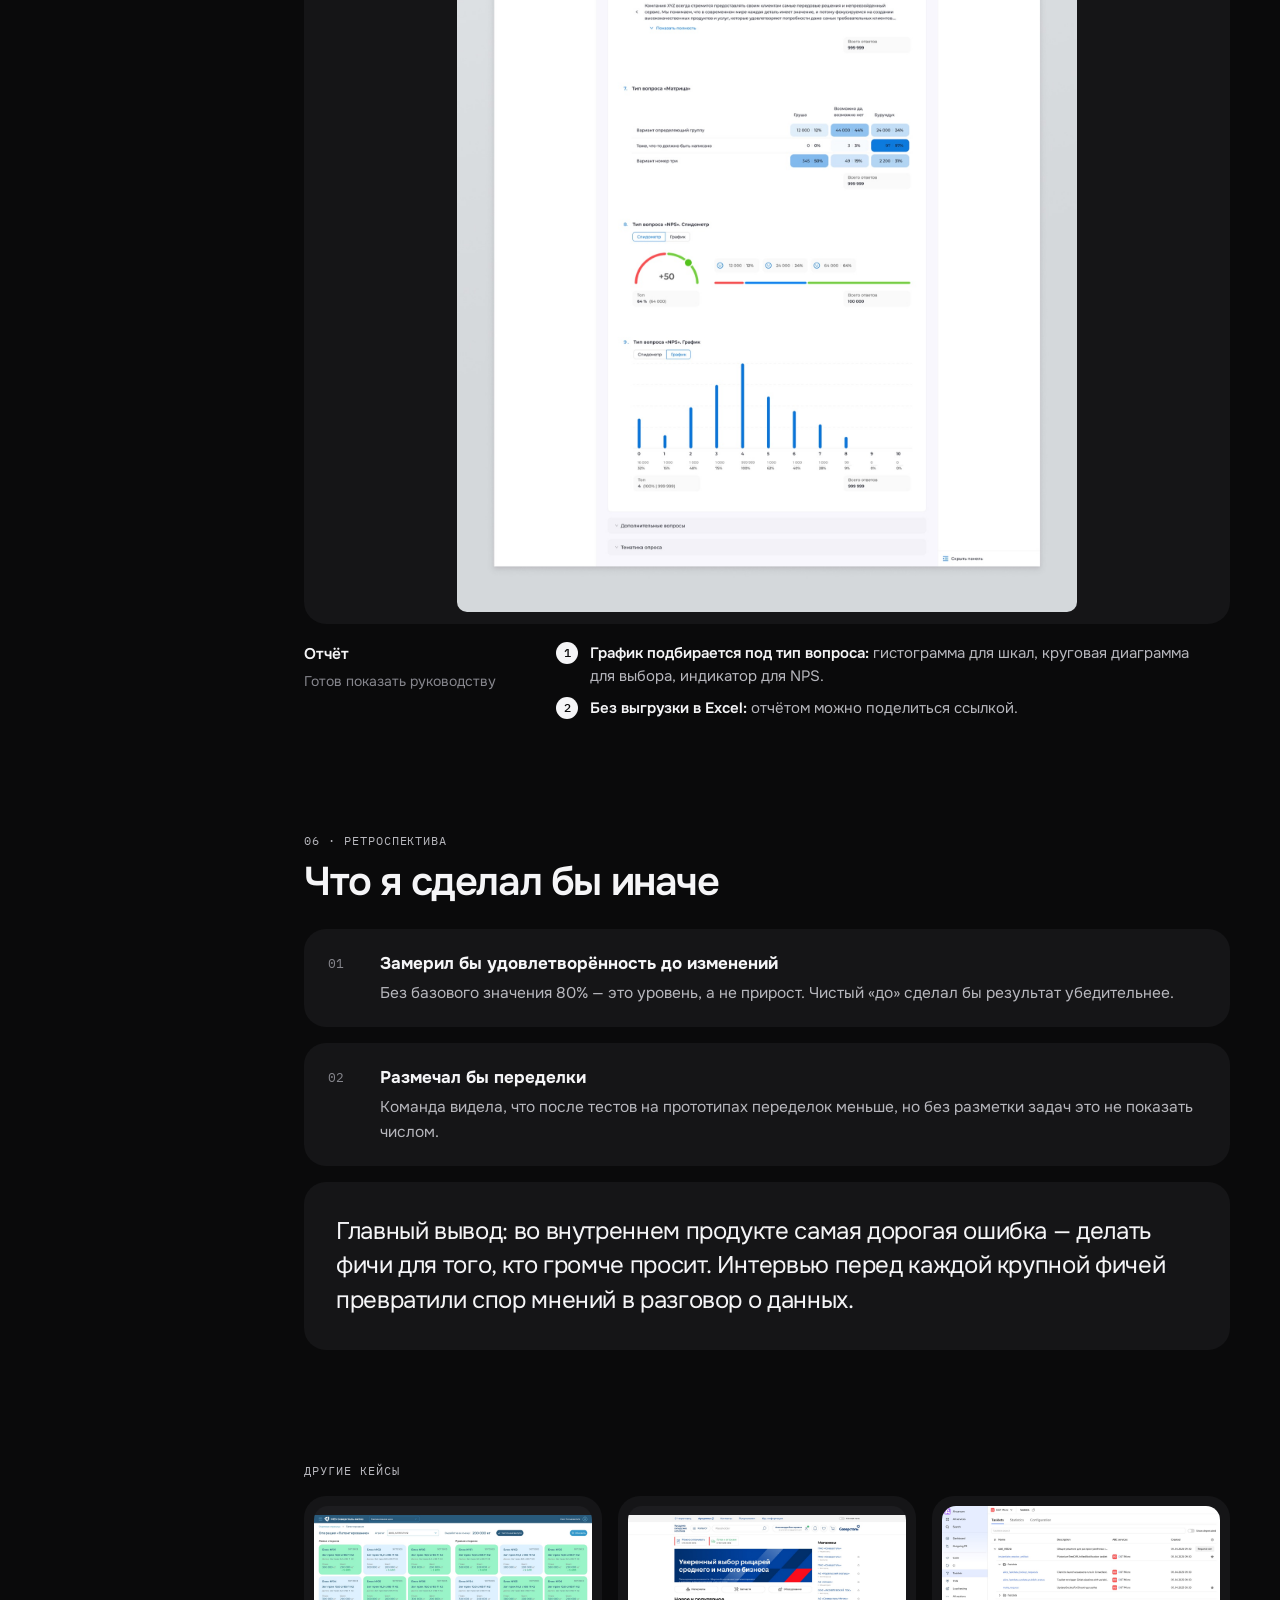
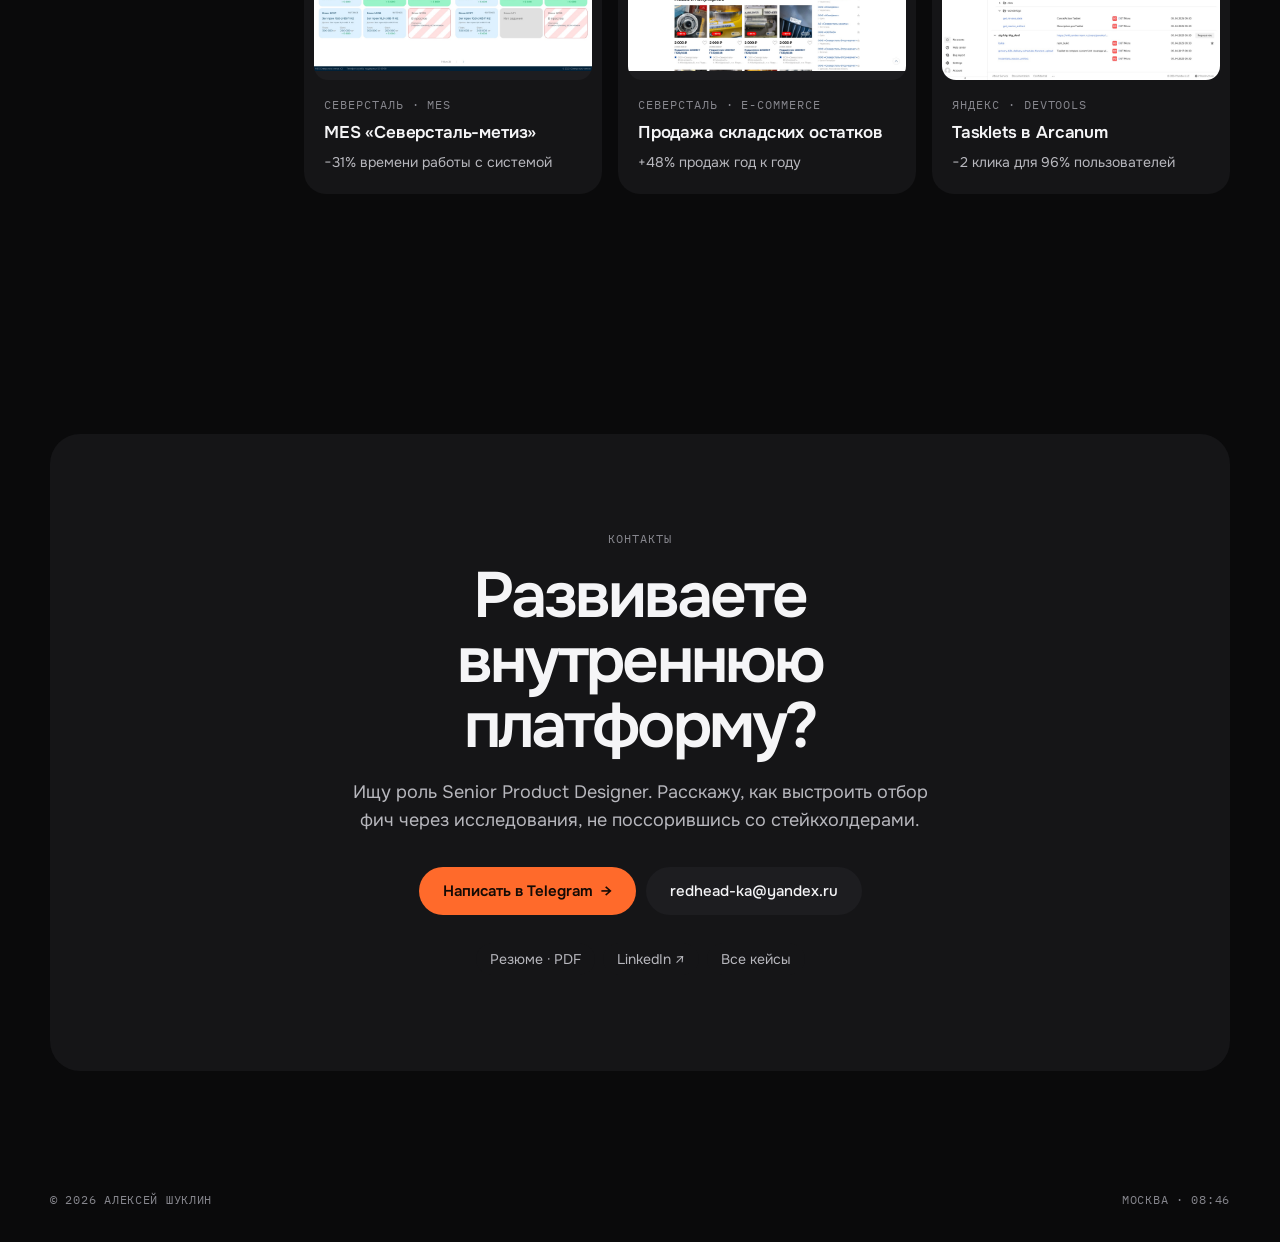
<file: cases/allforms.html>
<!doctype html>
<html lang="ru">
<head>
  <meta charset="utf-8">
  <meta name="viewport" content="width=device-width, initial-scale=1">
  <title>AllForms — кейс · Алексей Шуклин</title>
  <meta name="description" content="Развитие внутренней платформы опросов и тестирований «Северстали»: отбор фич через интервью, переход на Ant Design Pro, мобильное прохождение. −30% времени на создание типового опроса.">
  <meta property="og:type" content="article">
  <meta property="og:title" content="AllForms: замена Google Forms и Яндекс Форм для холдинга">
  <meta property="og:description" content="Отбор фич через интервью вместо «кто громче просит». −30% времени на создание опроса, 80% довольных авторов.">
  <meta property="og:image" content="../assets/img/home/allforms.jpg">
  <meta name="twitter:card" content="summary_large_image">
  <meta name="theme-color" content="#0a0a0b">
  <link rel="icon" href="data:image/svg+xml,%3Csvg xmlns='http://www.w3.org/2000/svg' viewBox='0 0 32 32'%3E%3Crect width='32' height='32' rx='9' fill='%2316161a'/%3E%3Cpath d='M4 28 28 4' stroke='%23ff6a2b' stroke-width='6' stroke-linecap='round'/%3E%3C/svg%3E">
  <link rel="preconnect" href="https://fonts.googleapis.com">
  <link rel="preconnect" href="https://fonts.gstatic.com" crossorigin>
  <link href="https://fonts.googleapis.com/css2?family=IBM+Plex+Mono:wght@400;500&family=Onest:wght@400;500;600;700&display=swap" rel="stylesheet">
  <link rel="stylesheet" href="../assets/styles.css?v=20">
</head>
<body>
<a class="skip-link" href="#main">Перейти к содержимому</a>

<header class="site-header">
  <div class="wrap header-inner">
    <a class="me" href="../index.html" aria-label="Алексей Шуклин — на главную">
      <img src="../assets/img/portrait.jpg" alt="" width="32" height="32">
      <strong>Алексей Шуклин</strong><span>Senior Product Designer</span>
    </a>
    <nav class="nav" aria-label="Основная навигация">
      <a href="../index.html#cases">Кейсы</a>
      <a href="../index.html#approach">Подход</a>
      <a href="../index.html#leadership">Лидерство</a>
      <a href="../index.html#experience">Опыт</a>
    </nav>
    <div class="header-cta">
      <a class="icon-btn" href="https://t.me/yugureshu" target="_blank" rel="noopener" aria-label="Написать в Telegram">
        <svg viewBox="0 0 24 24" fill="currentColor" aria-hidden="true"><path d="M21.4 3.6 2.9 10.7c-1.2.5-1.2 1.2-.2 1.5l4.7 1.5 1.8 5.6c.2.6.1.9.8.9.5 0 .7-.2 1-.5l2.3-2.2 4.8 3.5c.9.5 1.5.2 1.7-.8l3.1-14.7c.3-1.3-.5-1.9-1.5-1.4ZM8.6 13.4l9.2-5.8c.5-.3.9-.1.5.2l-7.6 6.9-.3 3.2-1.8-4.5Z"/></svg>
      </a>
      <a class="btn btn-sm" href="../assets/Aleksei_Shuklin_Senior_Product_Designer.pdf" download>CV · PDF</a>
    </div>
  </div>
</header>

<main id="main">
  <section class="case-hero">
    <div class="wrap">
      <a class="back" href="../index.html#cases">← Все кейсы</a>
      <p class="eyebrow"><b>Северсталь</b> · внутренняя платформа · опросы и тесты</p>
      <h1>AllForms: замена Google Forms и Яндекс Форм для холдинга</h1>
      <p class="lead">Внутренняя платформа, на которой подразделения холдинга создают опросы, тесты и анкеты. Задача — закрыть сценарии внешних сервисов так, чтобы пользователи ничего не потеряли при переходе.</p>

      <dl class="meta">
        <div><dt>Роль</dt><dd>Дизайнер продукта</dd></div>
        <div><dt>Команда</dt><dd>8 человек</dd></div>
        <div><dt>Платформы</dt><dd>Web: конструктор и отчёты; mobile: прохождение</dd></div>
        <div><dt>Период</dt><dd>2024–2025</dd></div>
        <div><dt>Тип</dt><dd>B2B, внутренний продукт</dd></div>
      </dl>

      <div class="tldr" id="tldr">
        <div class="tldr-head"><span class="eyebrow">Коротко — за 30 секунд</span><span class="eyebrow">TL;DR</span></div>
        <div class="tldr-grid">
          <div><h3>Контекст</h3><p>Подразделения собирали опросы во внешних конструкторах, а внутренние данные холдинга должны оставаться внутри. AllForms должен был закрыть их сценарии. Фичи брали в работу по запросам самых настойчивых пользователей.</p></div>
          <div><h3>Моя роль</h3><p>Инициировал редизайн, собрал бэклог из запросов заказчиков и проверил его интервью. Спроектировал конструктор, прохождение и отчёты, изменил процесс отбора фич.</p></div>
          <div><h3>Ключевое решение</h3><p><strong>Брать фичу в работу только после интервью</strong> и перейти на платную Ant Design Pro, обосновав это оценкой часов разработки.</p></div>
          <div><h3>Результат</h3><p>Платформа <strong>заменила Google Forms</strong> в холдинге: <strong>−30%</strong> времени на создание опроса, <strong>80%</strong> довольных авторов.</p></div>
        </div>
      </div>

      <figure class="cover">
        <img src="../assets/img/allforms/cover.jpg" alt="Список опросов AllForms на мониторе" width="2400" height="1800">
      </figure>
    </div>
  </section>

  <div class="wrap case-layout">
    <nav class="toc" aria-label="Содержание кейса">
      <ol>
        <li><a href="#results">Результаты</a></li>
        <li><a href="#context">Контекст</a></li>
        <li><a href="#research">Исследование</a></li>
        <li><a href="#decisions">Развилки</a></li>
        <li><a href="#solution">Решение</a></li>
        <li><a href="#retro">Что сделал бы иначе</a></li>
      </ol>
    </nav>

    <div>
      <section class="block" id="results">
        <p class="eyebrow">01 · Результаты</p>
        <h2>Что изменилось и как это измерено</h2>
        <div class="metrics">
          <article class="metric">
            <div class="value">−30%</div>
            <p class="label">времени на создание типового опроса</p>
          </article>
          <article class="metric">
            <div class="value">80%</div>
            <p class="label">авторов довольны конструктором</p>
          </article>
          <article class="metric">
            <div class="value">−18%</div>
            <p class="label">времени от готового макета до релиза фичи</p>
          </article>
          <article class="metric is-caveat">
            <div class="value">4 + 1</div>
            <p class="label">типов исследований запущено на платформе</p>
            <dl><div><dt>Что запустили</dt><dd>4 типа опросов для CustDev и количественных исследований и отдельный формат тестирования.</dd></div><div><dt>Почему важно</dt><dd>Опросы стали инструментом поиска проблем инженерного и рабочего персонала, а не только сбором анкет.</dd></div></dl>
          </article>
        </div>
      </section>

      <section class="block" id="context">
        <p class="eyebrow">02 · Контекст и задача</p>
        <h2>Заменить внешние сервисы без потери возможностей</h2>
        <ul class="bullets prose">
          <li><b>Аудитория уже была.</b> Платформой уже пользовались подразделения холдинга, и любое изменение могло ухудшить привычный опыт.</li>
          <li><b>Планка задана внешними сервисами.</b> Пользователи сравнивали AllForms с Google Forms, Яндекс Формами и Microsoft Forms.</li>
          <li><b>Фичи по громкости.</b> В работу брали запросы тех, кто «громче всех кричит», а не тех, у кого самая частая или дорогая проблема.</li>
        </ul>
      </section>

      <section class="block" id="research">
        <p class="eyebrow">03 · Исследование</p>
        <h2>Кто и как на самом деле делает опросы</h2>
        <div class="methods">
          <span class="method"><b>Бэклог</b> из запросов внутренних заказчиков</span>
          <span class="method"><b>Интервью</b> перед каждой крупной фичей</span>
          <span class="method"><b>Тесты</b> прототипов с авторами опросов</span>
          <span class="method"><b>Разбор</b> обращений в поддержку</span>
          <span class="method"><b>Сравнение</b> с Google Forms, Яндекс Формами, MS Forms</span>
        </div>
        <ol class="insights">
          <li class="insight">
            <div class="found"><b>Авторы собирают опрос из одних и тех же блоков</b><p>Выбор, оценка, шкала, матрица, число, текст, дата, файл, NPS. Время уходило на поиск нужного типа вопроса и его настройку.</p></div>
            <div class="so"><p class="eyebrow">Что это значит для дизайна</p><p>Окно «Добавить раздел» с визуальными превью всех типов вопросов: тип выбирается по картинке, а не по названию в списке.</p></div>
          </li>
          <li class="insight">
            <div class="found"><b>Многие проходят опросы с телефона</b><p>Сотрудники производства часто работают без компьютера, а ссылку на опрос получают в мессенджере.</p></div>
            <div class="so"><p class="eyebrow">Что это значит для дизайна</p><p>Прохождение опроса спроектировано с мобильного: один вопрос — один экран, крупные варианты ответов.</p></div>
          </li>
          <li class="insight">
            <div class="found"><b>Опрос нужен ради отчёта</b><p>Автор собирает результаты, чтобы показать их руководству, и раньше выгружал данные и строил графики вручную.</p></div>
            <div class="so"><p class="eyebrow">Что это значит для дизайна</p><p>Встроенный отчёт с графиками по каждому вопросу, который можно сразу показать.</p></div>
          </li>
          <li class="insight">
            <div class="found"><b>Громкий запрос ≠ частая проблема</b><p>Часть «срочных» запросов на интервью не подтверждалась у других подразделений: проблема была у одной команды, а не у всех.</p></div>
            <div class="so"><p class="eyebrow">Что это значит для дизайна</p><p>Правило для бэклога: фича идёт в работу после интервью с пользователями из разных подразделений, приоритет — по частоте и цене проблемы.</p></div>
          </li>
        </ol>

        <div class="thinking">
          <p class="eyebrow">Как я рассуждал</p>
          <p><b>Сравнивать нужно не с собой, а с Google Forms.</b> Пользователи не знают, как устроен внутренний продукт, зато каждый день пользуются Google Forms и Яндекс Формами. Поэтому я разобрал сценарии конкурентов и считал задачу решённой, только когда переход не ощущается потерей.</p>
          <p><b>Громкость запроса — не частота проблемы.</b> Бэклог формировался из входящих просьб, и выигрывал тот, кто настойчивее. Я не стал спорить с заказчиками, а предложил правило: крупная фича идёт в работу после интервью в нескольких подразделениях. Спор мнений превратился в разговор о данных.</p>
          <p><b>Руководству нужны деньги, а не «удобно дизайнерам».</b> Переход на платную Ant Design Pro я защищал не эстетикой, а оценкой часов разработки на сложные компоненты, которые в Pro уже есть.</p>
        </div>
      </section>

      <section class="block" id="decisions">
        <p class="eyebrow">04 · Развилки</p>
        <h2>Два решения, которые пришлось защищать</h2>
        <article class="decision">
          <div class="decision-head"><span class="eyebrow">Развилка 1</span><h3>Бесплатная Ant Design или платная Ant Design Pro</h3></div>
          <div class="options">
            <div class="option rejected"><h4><span class="pill no">Отказались</span>Бесплатная версия и свои компоненты</h4><p>Нет затрат на лицензию, но сложные компоненты — таблицы, графики, конструктор — разработка делает сама.</p></div>
            <div class="option"><h4><span class="pill yes">Выбрали</span>Ant Design Pro</h4><p>Готовые сложные компоненты и шаблоны страниц. Руководство нужно было убедить заплатить.</p></div>
          </div>
          <div class="decision-why">
            <div><b>Почему</b>Сравнил оценку часов разработки на сложные компоненты — таблицы, графики, конструктор — со стоимостью лицензии. Аргумент в деньгах сработал лучше, чем «так удобнее дизайнерам».</div>
            <div><b>Цена решения</b>Зависимость от вендора и ежегодная лицензия. Часть компонентов всё равно пришлось дорабатывать под наши сценарии.</div>
          </div>
        </article>
        <article class="decision">
          <div class="decision-head"><span class="eyebrow">Развилка 2</span><h3>Делать то, что просят, или сначала проверять</h3></div>
          <div class="options">
            <div class="option rejected"><h4><span class="pill no">Отказались</span>Бэклог из входящих запросов</h4><p>Быстро и понятно стейкхолдерам: попросили — сделали.</p></div>
            <div class="option"><h4><span class="pill yes">Выбрали</span>Интервью перед каждой крупной фичей</h4><p>Запрос проверяется у пользователей из разных подразделений. Приоритет — по частоте и цене проблемы.</p></div>
          </div>
          <div class="decision-why">
            <div><b>Почему</b>Команда делала фичи для одного подразделения, которые не нужны остальным, и это раздувало продукт.</div>
            <div><b>Цена решения</b>Части громких запросов пришлось отказать. Объяснять это помогали записи и выводы интервью: спор шёл о данных, а не о мнениях.</div>
          </div>
        </article>
      </section>

      <section class="block" id="solution">
        <p class="eyebrow">05 · Решение</p>
        <h2>Как это выглядит</h2>
        <figure class="figure">
          <div class="figure-frame">
            <img src="../assets/img/allforms/constructor.jpg" alt="Конструктор опроса: окно «Добавить раздел» с превью типов вопросов" width="1920" height="1080" loading="lazy">
          </div>
          <figcaption>
            <p class="cap-title">Конструктор<span>Окно добавления вопроса</span></p>
            <ol class="annotations two">
              <li><b>Типы вопросов — с визуальным превью:</b> выбор, оценка, ранжирование, матрица, число, текст, дата, файл, NPS.</li>
              <li><b>Поиск по типам</b> для опытных авторов.</li>
              <li><b>Настройки опроса</b> — в правой панели, не перекрывают структуру.</li>
            </ol>
          </figcaption>
        </figure>

        <div class="compare">
          <figure>
            <div class="figure-frame">
              <img src="../assets/img/allforms/pass-web.jpg" alt="Прохождение опроса в браузере" width="1800" height="1300" loading="lazy">
            </div>
            <figcaption><span class="pill before">Web</span>Прохождение на десктопе: вопросы идут одной колонкой.</figcaption>
          </figure>
          <figure>
            <div class="figure-frame">
              <img src="../assets/img/allforms/pass-mobile.jpg" alt="Прохождение опроса на телефоне" width="390" height="1860" loading="lazy">
            </div>
            <figcaption><span class="pill after">Mobile</span>Прохождение с телефона для сотрудников без рабочего компьютера.</figcaption>
          </figure>
        </div>

        <figure class="figure tall">
          <div class="figure-frame">
            <img src="../assets/img/allforms/report.jpg" alt="Отчёт по опросу: графики по каждому вопросу" width="1600" height="3990" loading="lazy">
          </div>
          <figcaption>
            <p class="cap-title">Отчёт<span>Готов показать руководству</span></p>
            <ol class="annotations">
              <li><b>График подбирается под тип вопроса:</b> гистограмма для шкал, круговая диаграмма для выбора, индикатор для NPS.</li>
              <li><b>Без выгрузки в Excel:</b> отчётом можно поделиться ссылкой.</li>
            </ol>
          </figcaption>
        </figure>
      </section>

      <section class="block" id="retro">
        <p class="eyebrow">06 · Ретроспектива</p>
        <h2>Что я сделал бы иначе</h2>
        <ol class="retro">
          <li><div><b>Замерил бы удовлетворённость до изменений</b><p>Без базового значения 80% — это уровень, а не прирост. Чистый «до» сделал бы результат убедительнее.</p></div></li>
          <li><div><b>Размечал бы переделки</b><p>Команда видела, что после тестов на прототипах переделок меньше, но без разметки задач это не показать числом.</p></div></li>
        </ol>
        <div class="summary" style="margin-top:var(--gap)">
          <p>Главный вывод: во внутреннем продукте самая дорогая ошибка — делать фичи для того, кто громче просит. Интервью перед каждой крупной фичей превратили спор мнений в разговор о данных.</p>
        </div>
      </section>

      <section class="block">
        <p class="eyebrow">Другие кейсы</p>
        <div class="next" style="margin-top:16px">
          <a href="mes-metiz.html"><img src="../assets/img/home/mes.jpg" alt="" width="1600" height="900" loading="lazy"><span class="eyebrow">Северсталь · MES</span><b>MES «Северсталь-метиз»</b><span class="m">−31% времени работы с системой</span></a>
          <a href="marketplace.html"><img src="../assets/img/home/market.jpg" alt="" width="1600" height="900" loading="lazy"><span class="eyebrow">Северсталь · E-commerce</span><b>Продажа складских остатков</b><span class="m">+48% продаж год к году</span></a>
          <a href="tasklets.html"><img src="../assets/img/home/tasklets.jpg" alt="" width="1600" height="1000" loading="lazy"><span class="eyebrow">Яндекс · DevTools</span><b>Tasklets в Arcanum</b><span class="m">−2 клика для 96% пользователей</span></a>
        </div>
      </section>
    </div>
  </div>

  <section class="section contact" id="contact" aria-labelledby="contact-title">
    <div class="wrap">
      <div class="tile">
        <p class="eyebrow" style="margin-bottom:16px">Контакты</p>
        <h2 id="contact-title">Развиваете внутреннюю платформу?</h2>
        <p class="sub">Ищу роль Senior Product Designer. Расскажу, как выстроить отбор фич через исследования, не поссорившись со стейкхолдерами.</p>
        <div class="btn-row center">
          <a class="btn btn-primary" href="https://t.me/yugureshu" target="_blank" rel="noopener">Написать в Telegram <span class="arr" aria-hidden="true">→</span></a>
          <a class="btn" href="mailto:redhead-ka@yandex.ru">redhead-ka@yandex.ru</a>
        </div>
        <ul class="chips center">
          <li><a class="chip" href="../assets/Aleksei_Shuklin_Senior_Product_Designer.pdf" download>Резюме · PDF</a></li>
          <li><a class="chip" href="https://www.linkedin.com/in/%D0%B0%D0%BB%D0%B5%D0%BA%D1%81%D0%B5%D0%B9-%D1%88%D1%83%D0%BA%D0%BB%D0%B8%D0%BD-abb809121/" target="_blank" rel="noopener">LinkedIn ↗</a></li>
          <li><a class="chip" href="../index.html#cases">Все кейсы</a></li>
        </ul>
      </div>
    </div>
  </section>
</main>

<footer class="site-footer">
  <div class="wrap">
    <span>© <span data-year>2026</span> Алексей Шуклин</span>
    <span>Москва · <span data-clock>--:--</span></span>
  </div>
</footer>

<script src="../assets/main.js?v=4"></script>
</body>
</html>
</file>
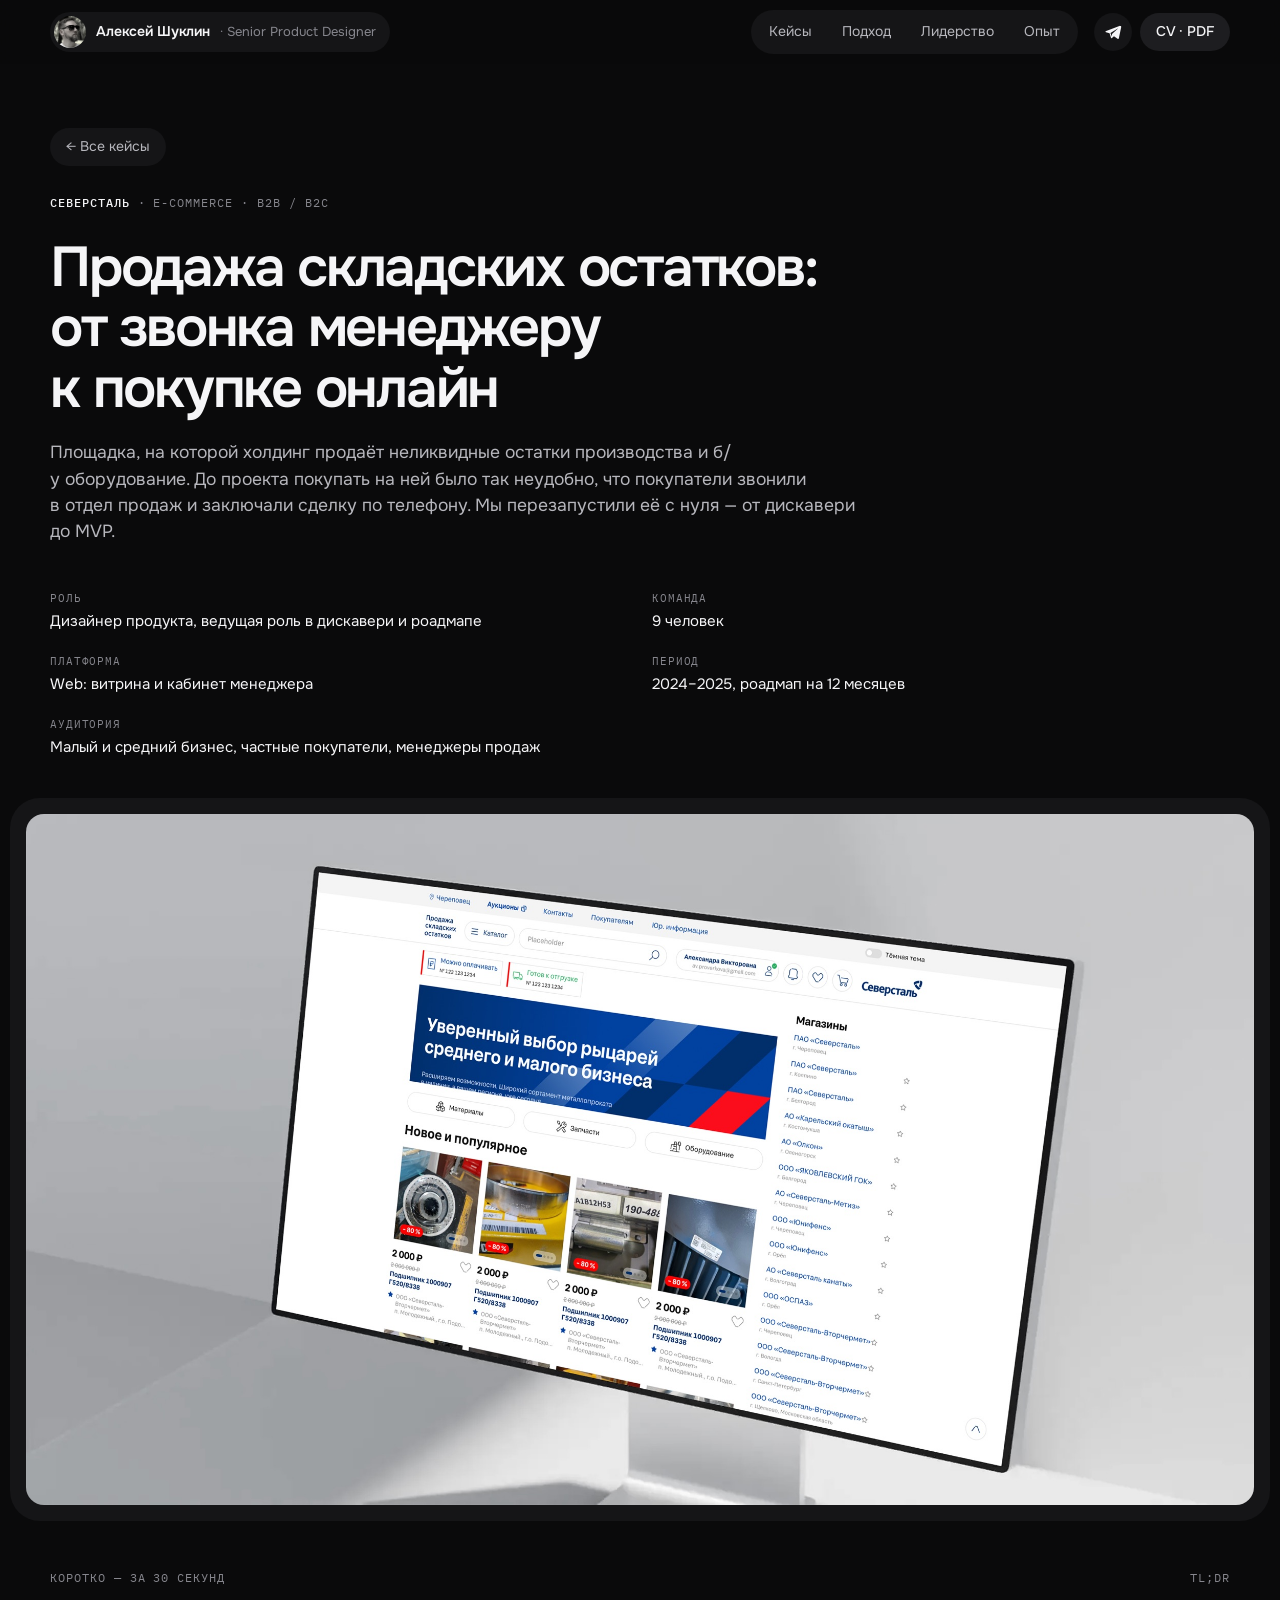
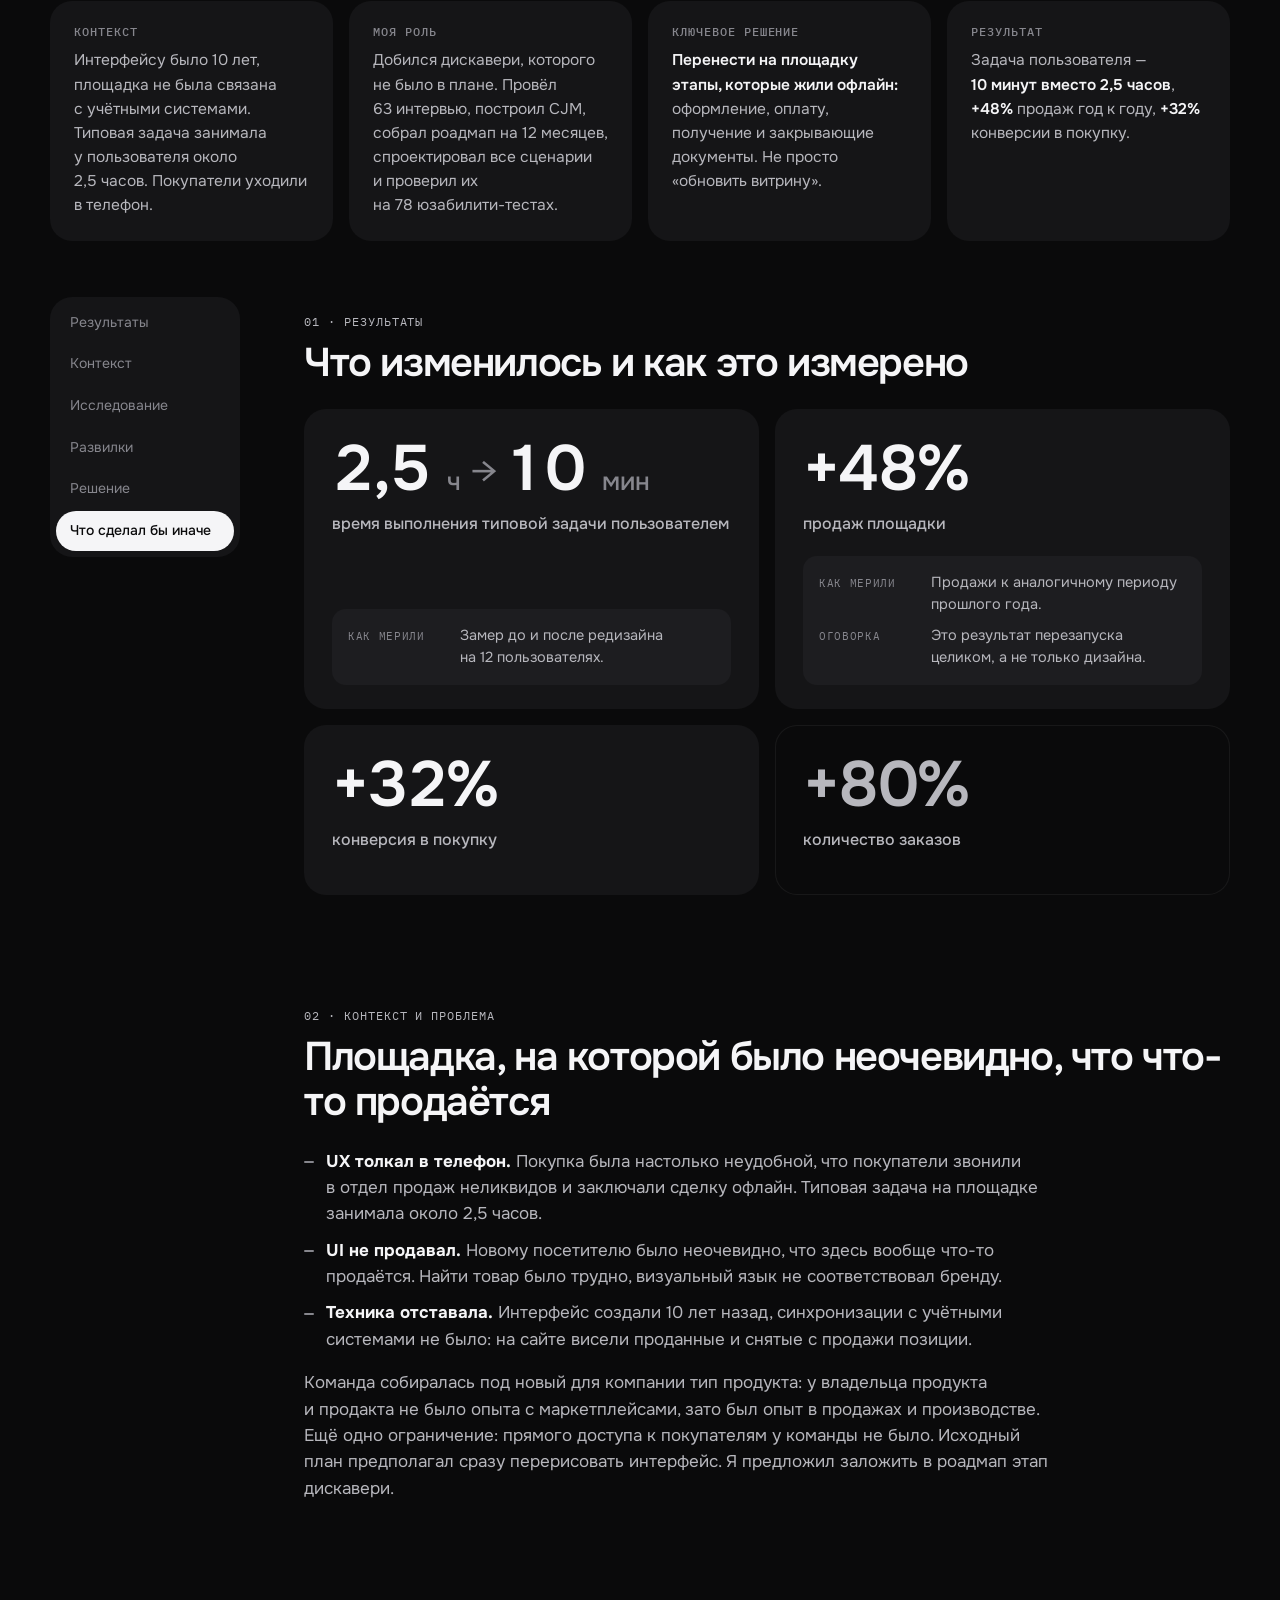
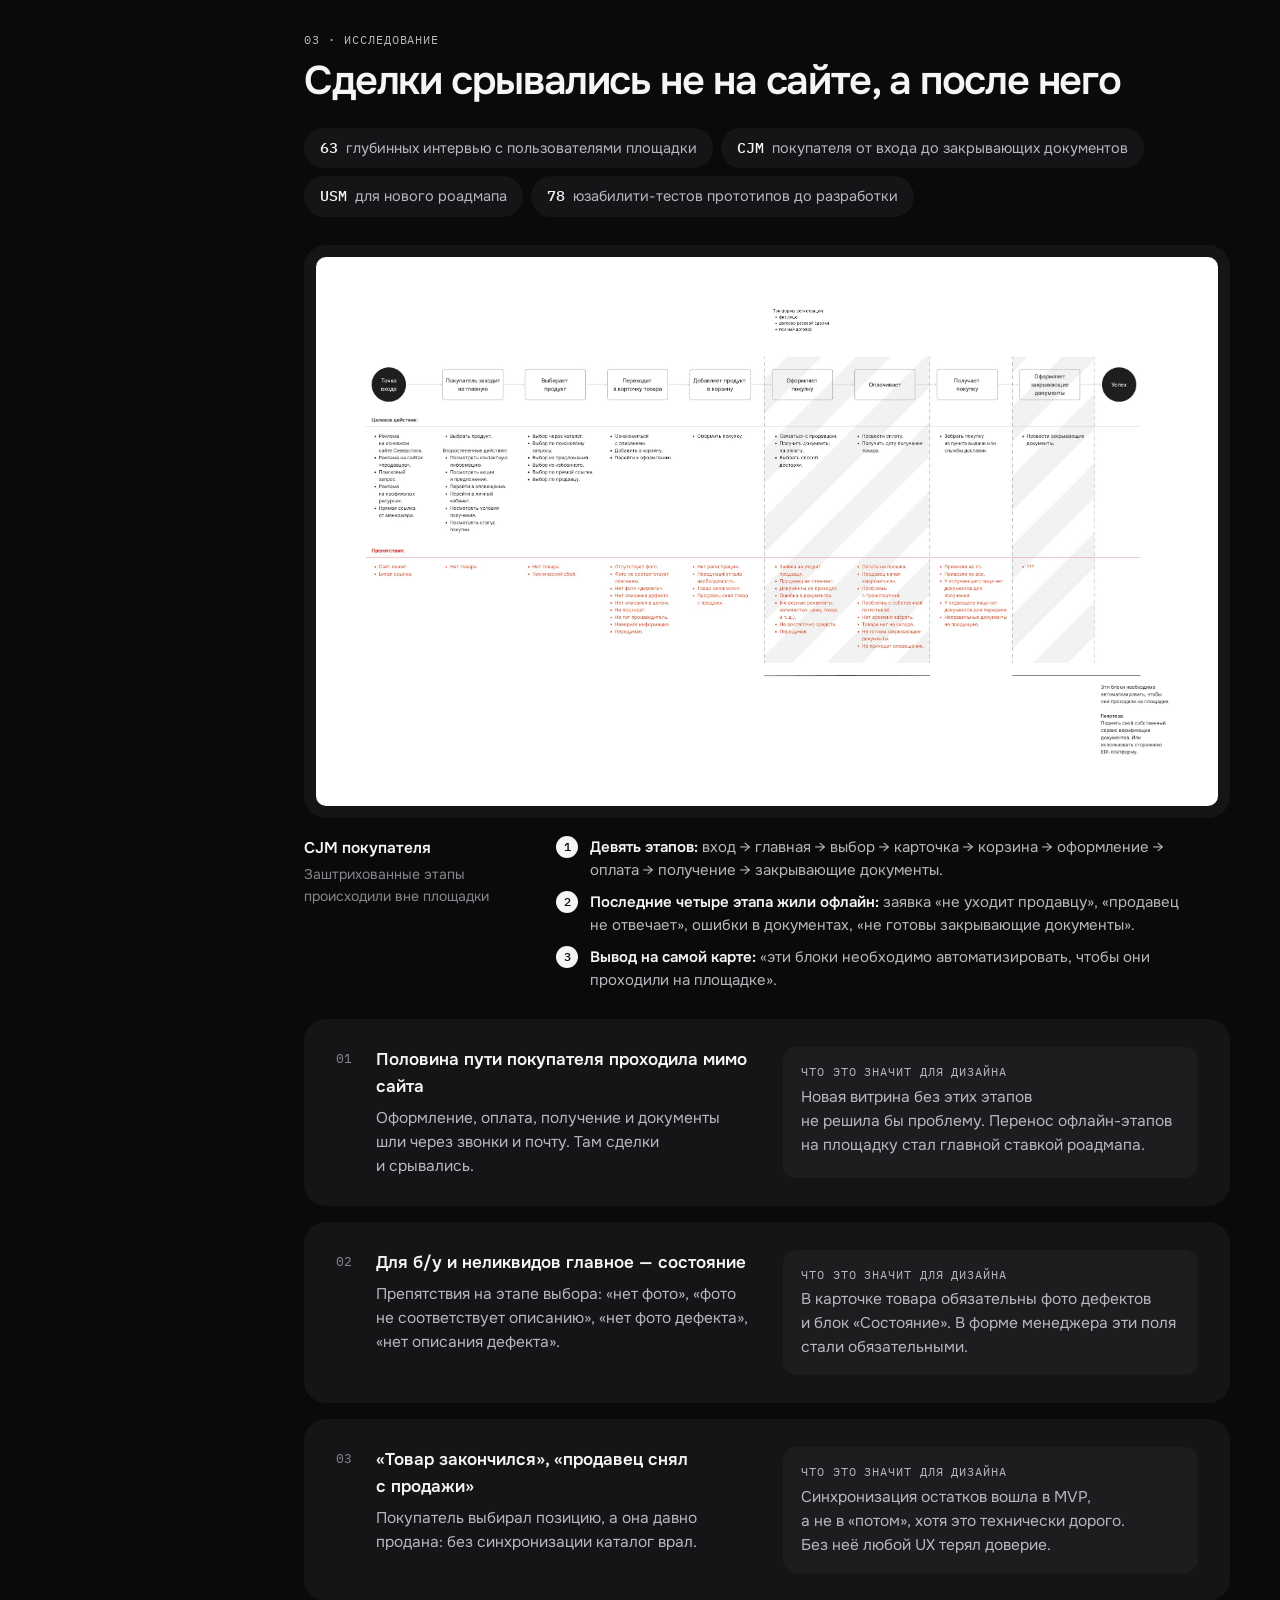
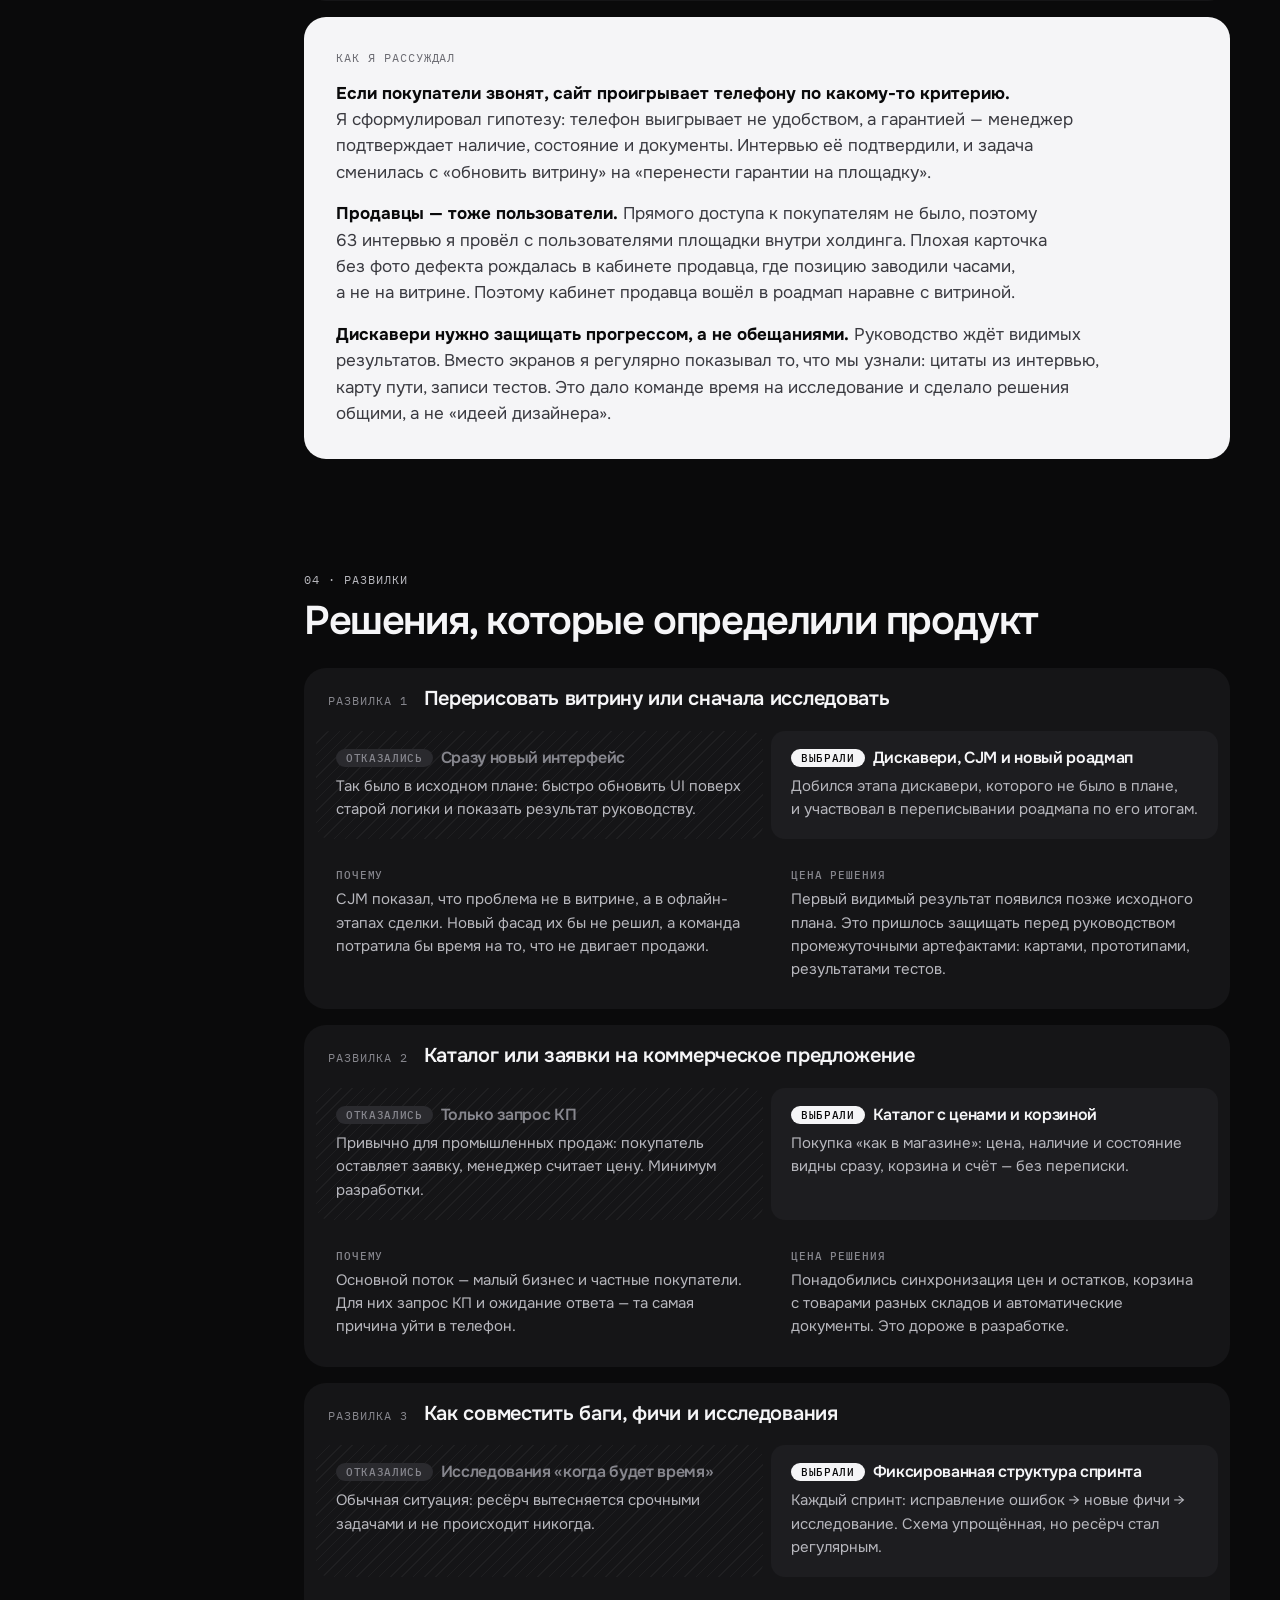
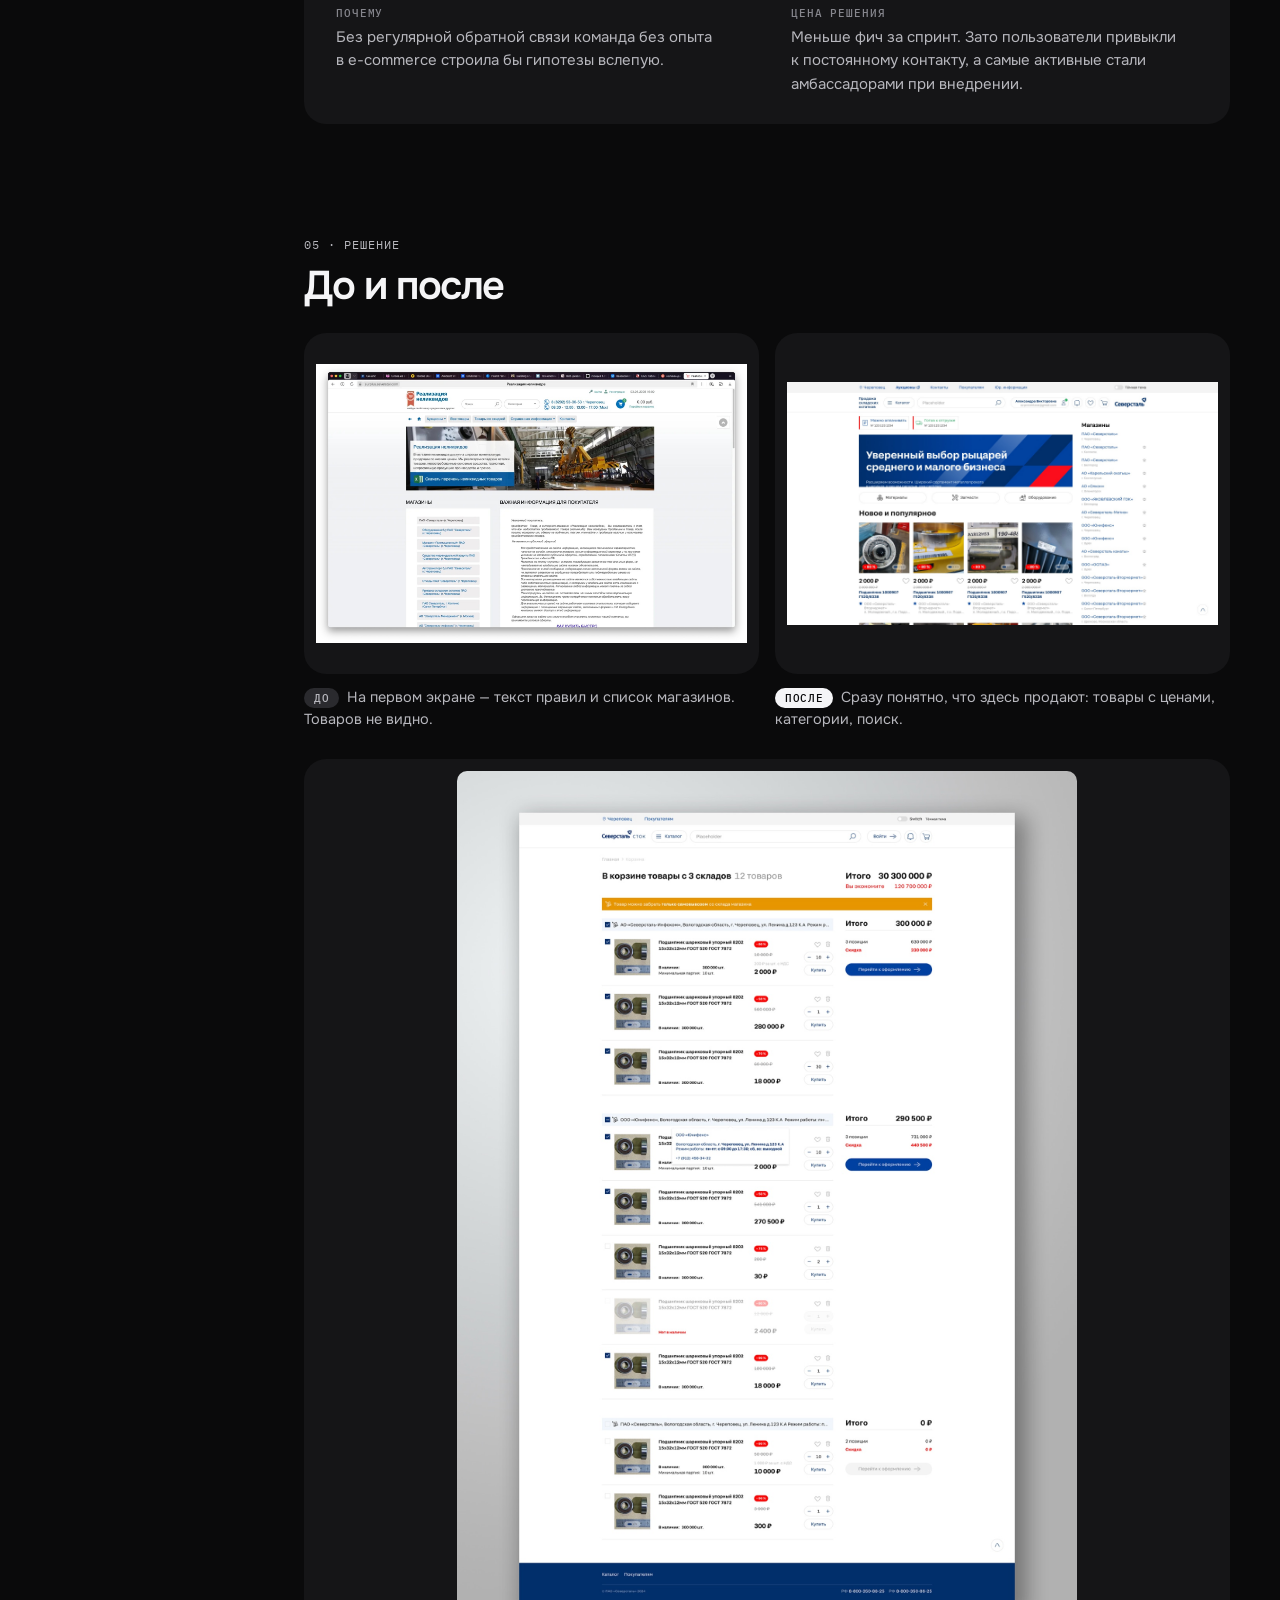
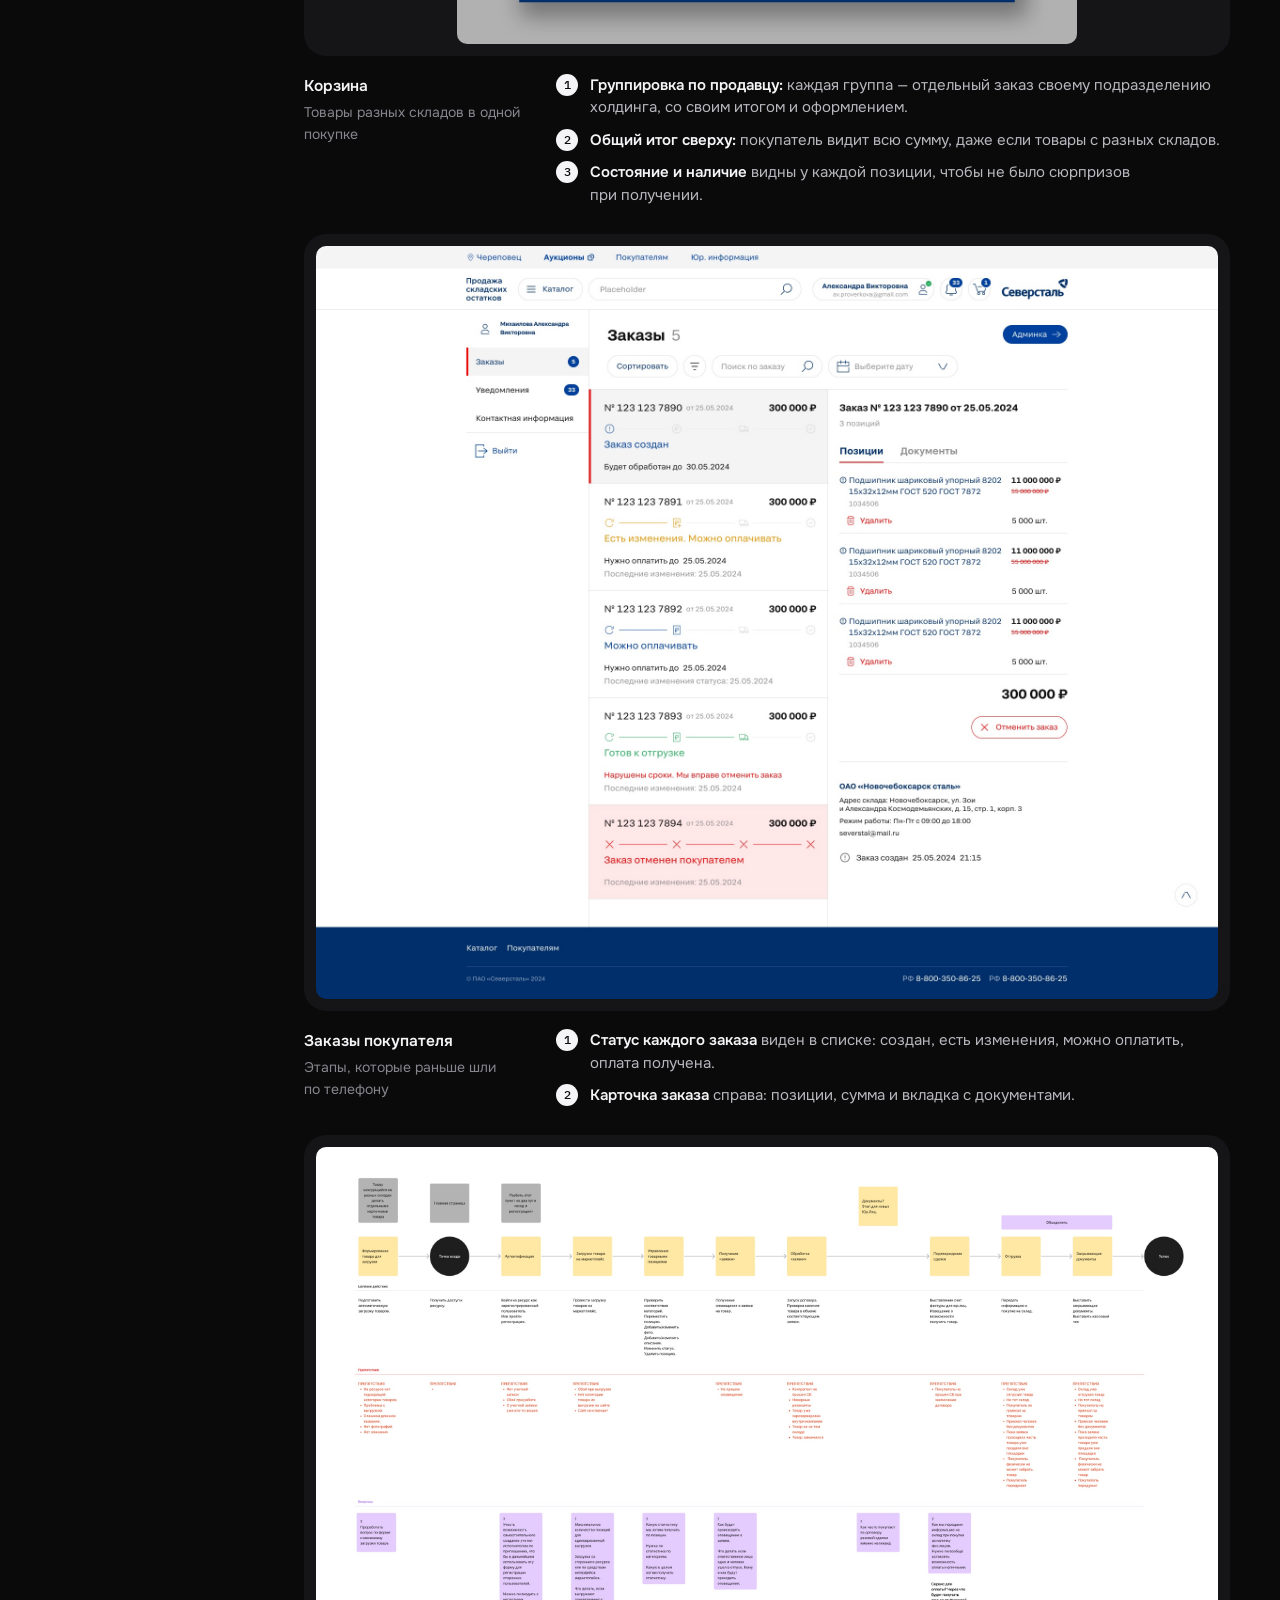
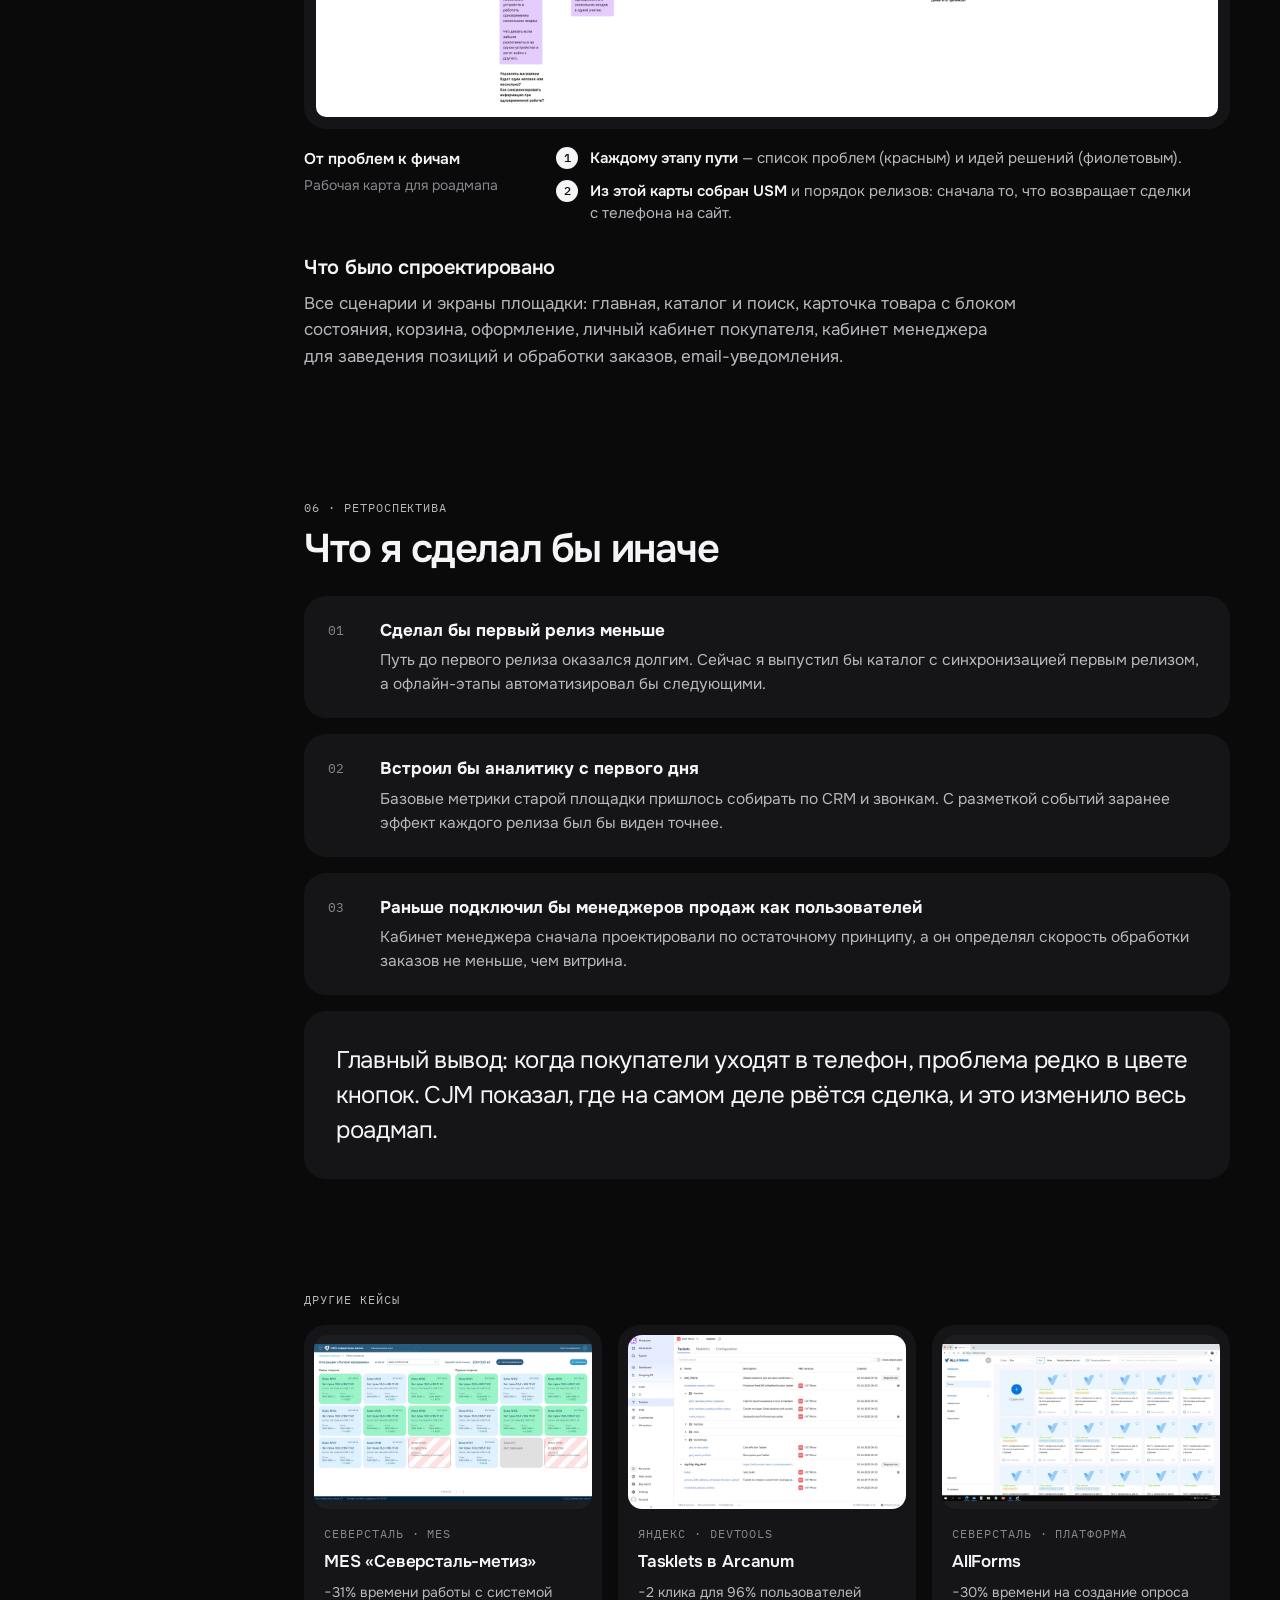
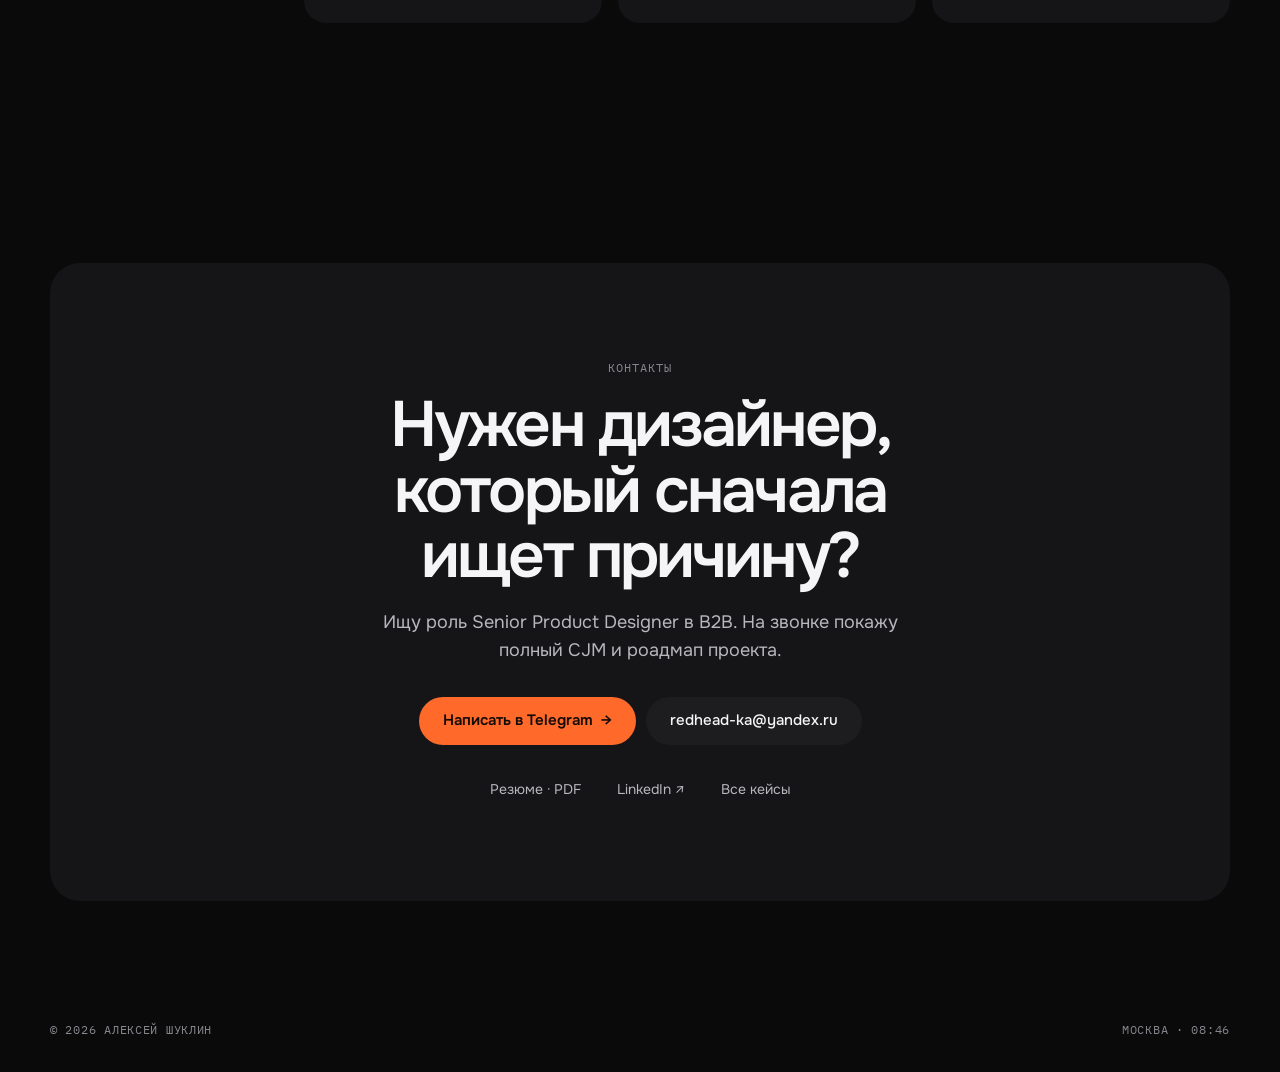
<file: cases/marketplace.html>
<!doctype html>
<html lang="ru">
<head>
  <meta charset="utf-8">
  <meta name="viewport" content="width=device-width, initial-scale=1">
  <title>Продажа складских остатков «Северстали» — кейс · Алексей Шуклин</title>
  <meta name="description" content="Перезапуск площадки продажи неликвидов и б/у оборудования «Северстали»: дискавери, CJM, новый роадмап, перенос офлайн-этапов сделки на сайт. +32% конверсии в покупку.">
  <meta property="og:type" content="article">
  <meta property="og:title" content="Продажа складских остатков: от звонка менеджеру к покупке онлайн">
  <meta property="og:description" content="Дискавери и CJM показали, что сделки срывались вне сайта. +48% продаж, задача пользователя — 10 минут вместо 2,5 часов.">
  <meta property="og:image" content="../assets/img/home/market.jpg">
  <meta name="twitter:card" content="summary_large_image">
  <meta name="theme-color" content="#0a0a0b">
  <link rel="icon" href="data:image/svg+xml,%3Csvg xmlns='http://www.w3.org/2000/svg' viewBox='0 0 32 32'%3E%3Crect width='32' height='32' rx='9' fill='%2316161a'/%3E%3Cpath d='M4 28 28 4' stroke='%23ff6a2b' stroke-width='6' stroke-linecap='round'/%3E%3C/svg%3E">
  <link rel="preconnect" href="https://fonts.googleapis.com">
  <link rel="preconnect" href="https://fonts.gstatic.com" crossorigin>
  <link href="https://fonts.googleapis.com/css2?family=IBM+Plex+Mono:wght@400;500&family=Onest:wght@400;500;600;700&display=swap" rel="stylesheet">
  <link rel="stylesheet" href="../assets/styles.css?v=20">
</head>
<body>
<a class="skip-link" href="#main">Перейти к содержимому</a>

<header class="site-header">
  <div class="wrap header-inner">
    <a class="me" href="../index.html" aria-label="Алексей Шуклин — на главную">
      <img src="../assets/img/portrait.jpg" alt="" width="32" height="32">
      <strong>Алексей Шуклин</strong><span>Senior Product Designer</span>
    </a>
    <nav class="nav" aria-label="Основная навигация">
      <a href="../index.html#cases">Кейсы</a>
      <a href="../index.html#approach">Подход</a>
      <a href="../index.html#leadership">Лидерство</a>
      <a href="../index.html#experience">Опыт</a>
    </nav>
    <div class="header-cta">
      <a class="icon-btn" href="https://t.me/yugureshu" target="_blank" rel="noopener" aria-label="Написать в Telegram">
        <svg viewBox="0 0 24 24" fill="currentColor" aria-hidden="true"><path d="M21.4 3.6 2.9 10.7c-1.2.5-1.2 1.2-.2 1.5l4.7 1.5 1.8 5.6c.2.6.1.9.8.9.5 0 .7-.2 1-.5l2.3-2.2 4.8 3.5c.9.5 1.5.2 1.7-.8l3.1-14.7c.3-1.3-.5-1.9-1.5-1.4ZM8.6 13.4l9.2-5.8c.5-.3.9-.1.5.2l-7.6 6.9-.3 3.2-1.8-4.5Z"/></svg>
      </a>
      <a class="btn btn-sm" href="../assets/Aleksei_Shuklin_Senior_Product_Designer.pdf" download>CV · PDF</a>
    </div>
  </div>
</header>

<main id="main">
  <section class="case-hero">
    <div class="wrap">
      <a class="back" href="../index.html#cases">← Все кейсы</a>
      <p class="eyebrow"><b>Северсталь</b> · E-commerce · B2B / B2C</p>
      <h1>Продажа складских остатков: от звонка менеджеру к покупке онлайн</h1>
      <p class="lead">Площадка, на которой холдинг продаёт неликвидные остатки производства и б/у оборудование. До проекта покупать на ней было так неудобно, что покупатели звонили в отдел продаж и заключали сделку по телефону. Мы перезапустили её с нуля — от дискавери до MVP.</p>

      <dl class="meta">
        <div><dt>Роль</dt><dd>Дизайнер продукта, ведущая роль в дискавери и роадмапе</dd></div>
        <div><dt>Команда</dt><dd>9 человек</dd></div>
        <div><dt>Платформа</dt><dd>Web: витрина и кабинет менеджера</dd></div>
        <div><dt>Период</dt><dd>2024–2025, роадмап на 12 месяцев</dd></div>
        <div><dt>Аудитория</dt><dd>Малый и средний бизнес, частные покупатели, менеджеры продаж</dd></div>
      </dl>

      <div class="tldr" id="tldr">
        <div class="tldr-head"><span class="eyebrow">Коротко — за 30 секунд</span><span class="eyebrow">TL;DR</span></div>
        <div class="tldr-grid">
          <div><h3>Контекст</h3><p>Интерфейсу было 10 лет, площадка не была связана с учётными системами. Типовая задача занимала у пользователя около 2,5 часов. Покупатели уходили в телефон.</p></div>
          <div><h3>Моя роль</h3><p>Добился дискавери, которого не было в плане. Провёл 63 интервью, построил CJM, собрал роадмап на 12 месяцев, спроектировал все сценарии и проверил их на 78 юзабилити-тестах.</p></div>
          <div><h3>Ключевое решение</h3><p><strong>Перенести на площадку этапы, которые жили офлайн:</strong> оформление, оплату, получение и закрывающие документы. Не просто «обновить витрину».</p></div>
          <div><h3>Результат</h3><p>Задача пользователя — <strong>10 минут вместо 2,5 часов</strong>, <strong>+48%</strong> продаж год к году, <strong>+32%</strong> конверсии в покупку.</p></div>
        </div>
      </div>

      <figure class="cover">
        <img src="../assets/img/market/cover.jpg" alt="Новая главная страница площадки на мониторе" width="2400" height="1350">
      </figure>
    </div>
  </section>

  <div class="wrap case-layout">
    <nav class="toc" aria-label="Содержание кейса">
      <ol>
        <li><a href="#results">Результаты</a></li>
        <li><a href="#context">Контекст</a></li>
        <li><a href="#research">Исследование</a></li>
        <li><a href="#decisions">Развилки</a></li>
        <li><a href="#solution">Решение</a></li>
        <li><a href="#retro">Что сделал бы иначе</a></li>
      </ol>
    </nav>

    <div>
      <section class="block" id="results">
        <p class="eyebrow">01 · Результаты</p>
        <h2>Что изменилось и как это измерено</h2>
        <div class="metrics">
          <article class="metric">
            <div class="value">2,5 <small>ч</small><span class="to">→</span>10 <small>мин</small></div>
            <p class="label">время выполнения типовой задачи пользователем</p>
            <dl><div><dt>Как мерили</dt><dd>Замер до и после редизайна на 12 пользователях.</dd></div></dl>
          </article>
          <article class="metric">
            <div class="value">+48%</div>
            <p class="label">продаж площадки</p>
            <dl><div><dt>Как мерили</dt><dd>Продажи к аналогичному периоду прошлого года.</dd></div><div><dt>Оговорка</dt><dd>Это результат перезапуска целиком, а не только дизайна.</dd></div></dl>
          </article>
          <article class="metric">
            <div class="value">+32%</div>
            <p class="label">конверсия в покупку</p>
          </article>
          <article class="metric is-caveat">
            <div class="value">+80%</div>
            <p class="label">количество заказов</p>
          </article>
        </div>
      </section>

      <section class="block" id="context">
        <p class="eyebrow">02 · Контекст и проблема</p>
        <h2>Площадка, на которой было неочевидно, что что-то продаётся</h2>
        <ul class="bullets prose">
          <li><b>UX толкал в телефон.</b> Покупка была настолько неудобной, что покупатели звонили в отдел продаж неликвидов и заключали сделку офлайн. Типовая задача на площадке занимала около 2,5 часов.</li>
          <li><b>UI не продавал.</b> Новому посетителю было неочевидно, что здесь вообще что-то продаётся. Найти товар было трудно, визуальный язык не соответствовал бренду.</li>
          <li><b>Техника отставала.</b> Интерфейс создали 10 лет назад, синхронизации с учётными системами не было: на сайте висели проданные и снятые с продажи позиции.</li>
        </ul>
        <div class="prose"><p>Команда собиралась под новый для компании тип продукта: у владельца продукта и продакта не было опыта с маркетплейсами, зато был опыт в продажах и производстве. Ещё одно ограничение: прямого доступа к покупателям у команды не было. Исходный план предполагал сразу перерисовать интерфейс. Я предложил заложить в роадмап этап дискавери.</p></div>
      </section>

      <section class="block" id="research">
        <p class="eyebrow">03 · Исследование</p>
        <h2>Сделки срывались не на сайте, а после него</h2>
        <div class="methods">
          <span class="method"><b>63</b> глубинных интервью с пользователями площадки</span>
          <span class="method"><b>CJM</b> покупателя от входа до закрывающих документов</span>
          <span class="method"><b>USM</b> для нового роадмапа</span>
          <span class="method"><b>78</b> юзабилити-тестов прототипов до разработки</span>
        </div>

        <figure class="figure">
          <div class="figure-frame">
            <img src="../assets/img/market/cjm.jpg" alt="CJM покупателя: этапы от точки входа до закрывающих документов, с препятствиями на каждом этапе" width="2627" height="1601" loading="lazy">
          </div>
          <figcaption>
            <p class="cap-title">CJM покупателя<span>Заштрихованные этапы происходили вне площадки</span></p>
            <ol class="annotations">
              <li><b>Девять этапов:</b> вход → главная → выбор → карточка → корзина → оформление → оплата → получение → закрывающие документы.</li>
              <li><b>Последние четыре этапа жили офлайн:</b> заявка «не уходит продавцу», «продавец не отвечает», ошибки в документах, «не готовы закрывающие документы».</li>
              <li><b>Вывод на самой карте:</b> «эти блоки необходимо автоматизировать, чтобы они проходили на площадке».</li>
            </ol>
          </figcaption>
        </figure>

        <ol class="insights" style="margin-top:28px">
          <li class="insight">
            <div class="found"><b>Половина пути покупателя проходила мимо сайта</b><p>Оформление, оплата, получение и документы шли через звонки и почту. Там сделки и срывались.</p></div>
            <div class="so"><p class="eyebrow">Что это значит для дизайна</p><p>Новая витрина без этих этапов не решила бы проблему. Перенос офлайн-этапов на площадку стал главной ставкой роадмапа.</p></div>
          </li>
          <li class="insight">
            <div class="found"><b>Для б/у и неликвидов главное — состояние</b><p>Препятствия на этапе выбора: «нет фото», «фото не соответствует описанию», «нет фото дефекта», «нет описания дефекта».</p></div>
            <div class="so"><p class="eyebrow">Что это значит для дизайна</p><p>В карточке товара обязательны фото дефектов и блок «Состояние». В форме менеджера эти поля стали обязательными.</p></div>
          </li>
          <li class="insight">
            <div class="found"><b>«Товар закончился», «продавец снял с продажи»</b><p>Покупатель выбирал позицию, а она давно продана: без синхронизации каталог врал.</p></div>
            <div class="so"><p class="eyebrow">Что это значит для дизайна</p><p>Синхронизация остатков вошла в MVP, а не в «потом», хотя это технически дорого. Без неё любой UX терял доверие.</p></div>
          </li>
        </ol>

        <div class="thinking">
          <p class="eyebrow">Как я рассуждал</p>
          <p><b>Если покупатели звонят, сайт проигрывает телефону по какому-то критерию.</b> Я сформулировал гипотезу: телефон выигрывает не удобством, а гарантией — менеджер подтверждает наличие, состояние и документы. Интервью её подтвердили, и задача сменилась с «обновить витрину» на «перенести гарантии на площадку».</p>
          <p><b>Продавцы — тоже пользователи.</b> Прямого доступа к покупателям не было, поэтому 63 интервью я провёл с пользователями площадки внутри холдинга. Плохая карточка без фото дефекта рождалась в кабинете продавца, где позицию заводили часами, а не на витрине. Поэтому кабинет продавца вошёл в роадмап наравне с витриной.</p>
          <p><b>Дискавери нужно защищать прогрессом, а не обещаниями.</b> Руководство ждёт видимых результатов. Вместо экранов я регулярно показывал то, что мы узнали: цитаты из интервью, карту пути, записи тестов. Это дало команде время на исследование и сделало решения общими, а не «идеей дизайнера».</p>
        </div>
      </section>

      <section class="block" id="decisions">
        <p class="eyebrow">04 · Развилки</p>
        <h2>Решения, которые определили продукт</h2>

        <article class="decision">
          <div class="decision-head"><span class="eyebrow">Развилка 1</span><h3>Перерисовать витрину или сначала исследовать</h3></div>
          <div class="options">
            <div class="option rejected"><h4><span class="pill no">Отказались</span>Сразу новый интерфейс</h4><p>Так было в исходном плане: быстро обновить UI поверх старой логики и показать результат руководству.</p></div>
            <div class="option"><h4><span class="pill yes">Выбрали</span>Дискавери, CJM и новый роадмап</h4><p>Добился этапа дискавери, которого не было в плане, и участвовал в переписывании роадмапа по его итогам.</p></div>
          </div>
          <div class="decision-why">
            <div><b>Почему</b>CJM показал, что проблема не в витрине, а в офлайн-этапах сделки. Новый фасад их бы не решил, а команда потратила бы время на то, что не двигает продажи.</div>
            <div><b>Цена решения</b>Первый видимый результат появился позже исходного плана. Это пришлось защищать перед руководством промежуточными артефактами: картами, прототипами, результатами тестов.</div>
          </div>
        </article>

        <article class="decision">
          <div class="decision-head"><span class="eyebrow">Развилка 2</span><h3>Каталог или заявки на коммерческое предложение</h3></div>
          <div class="options">
            <div class="option rejected"><h4><span class="pill no">Отказались</span>Только запрос КП</h4><p>Привычно для промышленных продаж: покупатель оставляет заявку, менеджер считает цену. Минимум разработки.</p></div>
            <div class="option"><h4><span class="pill yes">Выбрали</span>Каталог с ценами и корзиной</h4><p>Покупка «как в магазине»: цена, наличие и состояние видны сразу, корзина и счёт — без переписки.</p></div>
          </div>
          <div class="decision-why">
            <div><b>Почему</b>Основной поток — малый бизнес и частные покупатели. Для них запрос КП и ожидание ответа — та самая причина уйти в телефон.</div>
            <div><b>Цена решения</b>Понадобились синхронизация цен и остатков, корзина с товарами разных складов и автоматические документы. Это дороже в разработке.</div>
          </div>
        </article>

        <article class="decision">
          <div class="decision-head"><span class="eyebrow">Развилка 3</span><h3>Как совместить баги, фичи и исследования</h3></div>
          <div class="options">
            <div class="option rejected"><h4><span class="pill no">Отказались</span>Исследования «когда будет время»</h4><p>Обычная ситуация: ресёрч вытесняется срочными задачами и не происходит никогда.</p></div>
            <div class="option"><h4><span class="pill yes">Выбрали</span>Фиксированная структура спринта</h4><p>Каждый спринт: исправление ошибок → новые фичи → исследование. Схема упрощённая, но ресёрч стал регулярным.</p></div>
          </div>
          <div class="decision-why">
            <div><b>Почему</b>Без регулярной обратной связи команда без опыта в e-commerce строила бы гипотезы вслепую.</div>
            <div><b>Цена решения</b>Меньше фич за спринт. Зато пользователи привыкли к постоянному контакту, а самые активные стали амбассадорами при внедрении.</div>
          </div>
        </article>
      </section>

      <section class="block" id="solution">
        <p class="eyebrow">05 · Решение</p>
        <h2>До и после</h2>
        <div class="compare">
          <figure>
            <div class="figure-frame">
              <img src="../assets/img/market/before.jpg" alt="Старая версия площадки «Реализация неликвидов»: текстовая страница без товаров на первом экране" width="1680" height="1086" loading="lazy">
            </div>
            <figcaption><span class="pill before">До</span>На первом экране — текст правил и список магазинов. Товаров не видно.</figcaption>
          </figure>
          <figure>
            <div class="figure-frame">
              <img src="../assets/img/market/after.jpg" alt="Новая главная: баннер, «Новое и популярное» с ценами, список магазинов справа" width="1920" height="1080" loading="lazy">
            </div>
            <figcaption><span class="pill after">После</span>Сразу понятно, что здесь продают: товары с ценами, категории, поиск.</figcaption>
          </figure>
        </div>

        <figure class="figure tall">
          <div class="figure-frame">
            <img src="../assets/img/market/cart.jpg" alt="Корзина: товары сгруппированы по продавцам с отдельным итогом и кнопкой оформления" width="1600" height="2253" loading="lazy">
          </div>
          <figcaption>
            <p class="cap-title">Корзина<span>Товары разных складов в одной покупке</span></p>
            <ol class="annotations">
              <li><b>Группировка по продавцу:</b> каждая группа — отдельный заказ своему подразделению холдинга, со своим итогом и оформлением.</li>
              <li><b>Общий итог сверху:</b> покупатель видит всю сумму, даже если товары с разных складов.</li>
              <li><b>Состояние и наличие</b> видны у каждой позиции, чтобы не было сюрпризов при получении.</li>
            </ol>
          </figcaption>
        </figure>

        <figure class="figure">
          <div class="figure-frame">
            <img src="../assets/img/market/orders.jpg" alt="Личный кабинет покупателя: список заказов со статусами и карточка заказа с позициями" width="1920" height="1602" loading="lazy">
          </div>
          <figcaption>
            <p class="cap-title">Заказы покупателя<span>Этапы, которые раньше шли по телефону</span></p>
            <ol class="annotations">
              <li><b>Статус каждого заказа</b> виден в списке: создан, есть изменения, можно оплатить, оплата получена.</li>
              <li><b>Карточка заказа</b> справа: позиции, сумма и вкладка с документами.</li>
            </ol>
          </figcaption>
        </figure>

        <figure class="figure">
          <div class="figure-frame">
            <img src="../assets/img/market/problems-map.jpg" alt="Карта пути пользователя с этапами, проблемами и идеями решений" width="2600" height="1645" loading="lazy">
          </div>
          <figcaption>
            <p class="cap-title">От проблем к фичам<span>Рабочая карта для роадмапа</span></p>
            <ol class="annotations">
              <li><b>Каждому этапу пути</b> — список проблем (красным) и идей решений (фиолетовым).</li>
              <li><b>Из этой карты собран USM</b> и порядок релизов: сначала то, что возвращает сделки с телефона на сайт.</li>
            </ol>
          </figcaption>
        </figure>

        <h3>Что было спроектировано</h3>
        <div class="prose"><p>Все сценарии и экраны площадки: главная, каталог и поиск, карточка товара с блоком состояния, корзина, оформление, личный кабинет покупателя, кабинет менеджера для заведения позиций и обработки заказов, email-уведомления.</p></div>
      </section>

      <section class="block" id="retro">
        <p class="eyebrow">06 · Ретроспектива</p>
        <h2>Что я сделал бы иначе</h2>
        <ol class="retro">
          <li><div><b>Сделал бы первый релиз меньше</b><p>Путь до первого релиза оказался долгим. Сейчас я выпустил бы каталог с синхронизацией первым релизом, а офлайн-этапы автоматизировал бы следующими.</p></div></li>
          <li><div><b>Встроил бы аналитику с первого дня</b><p>Базовые метрики старой площадки пришлось собирать по CRM и звонкам. С разметкой событий заранее эффект каждого релиза был бы виден точнее.</p></div></li>
          <li><div><b>Раньше подключил бы менеджеров продаж как пользователей</b><p>Кабинет менеджера сначала проектировали по остаточному принципу, а он определял скорость обработки заказов не меньше, чем витрина.</p></div></li>
        </ol>
        <div class="summary" style="margin-top:var(--gap)">
          <p>Главный вывод: когда покупатели уходят в телефон, проблема редко в цвете кнопок. CJM показал, где на самом деле рвётся сделка, и это изменило весь роадмап.</p>
        </div>
      </section>

      <section class="block">
        <p class="eyebrow">Другие кейсы</p>
        <div class="next" style="margin-top:16px">
          <a href="mes-metiz.html"><img src="../assets/img/home/mes.jpg" alt="" width="1600" height="900" loading="lazy"><span class="eyebrow">Северсталь · MES</span><b>MES «Северсталь-метиз»</b><span class="m">−31% времени работы с системой</span></a>
          <a href="tasklets.html"><img src="../assets/img/home/tasklets.jpg" alt="" width="1600" height="1000" loading="lazy"><span class="eyebrow">Яндекс · DevTools</span><b>Tasklets в Arcanum</b><span class="m">−2 клика для 96% пользователей</span></a>
          <a href="allforms.html"><img src="../assets/img/home/allforms.jpg" alt="" width="1600" height="900" loading="lazy"><span class="eyebrow">Северсталь · платформа</span><b>AllForms</b><span class="m">−30% времени на создание опроса</span></a>
        </div>
      </section>
    </div>
  </div>

  <section class="section contact" id="contact" aria-labelledby="contact-title">
    <div class="wrap">
      <div class="tile">
        <p class="eyebrow" style="margin-bottom:16px">Контакты</p>
        <h2 id="contact-title">Нужен дизайнер, который сначала ищет причину?</h2>
        <p class="sub">Ищу роль Senior Product Designer в B2B. На звонке покажу полный CJM и роадмап проекта.</p>
        <div class="btn-row center">
          <a class="btn btn-primary" href="https://t.me/yugureshu" target="_blank" rel="noopener">Написать в Telegram <span class="arr" aria-hidden="true">→</span></a>
          <a class="btn" href="mailto:redhead-ka@yandex.ru">redhead-ka@yandex.ru</a>
        </div>
        <ul class="chips center">
          <li><a class="chip" href="../assets/Aleksei_Shuklin_Senior_Product_Designer.pdf" download>Резюме · PDF</a></li>
          <li><a class="chip" href="https://www.linkedin.com/in/%D0%B0%D0%BB%D0%B5%D0%BA%D1%81%D0%B5%D0%B9-%D1%88%D1%83%D0%BA%D0%BB%D0%B8%D0%BD-abb809121/" target="_blank" rel="noopener">LinkedIn ↗</a></li>
          <li><a class="chip" href="../index.html#cases">Все кейсы</a></li>
        </ul>
      </div>
    </div>
  </section>
</main>

<footer class="site-footer">
  <div class="wrap">
    <span>© <span data-year>2026</span> Алексей Шуклин</span>
    <span>Москва · <span data-clock>--:--</span></span>
  </div>
</footer>

<script src="../assets/main.js?v=4"></script>
</body>
</html>
</file>
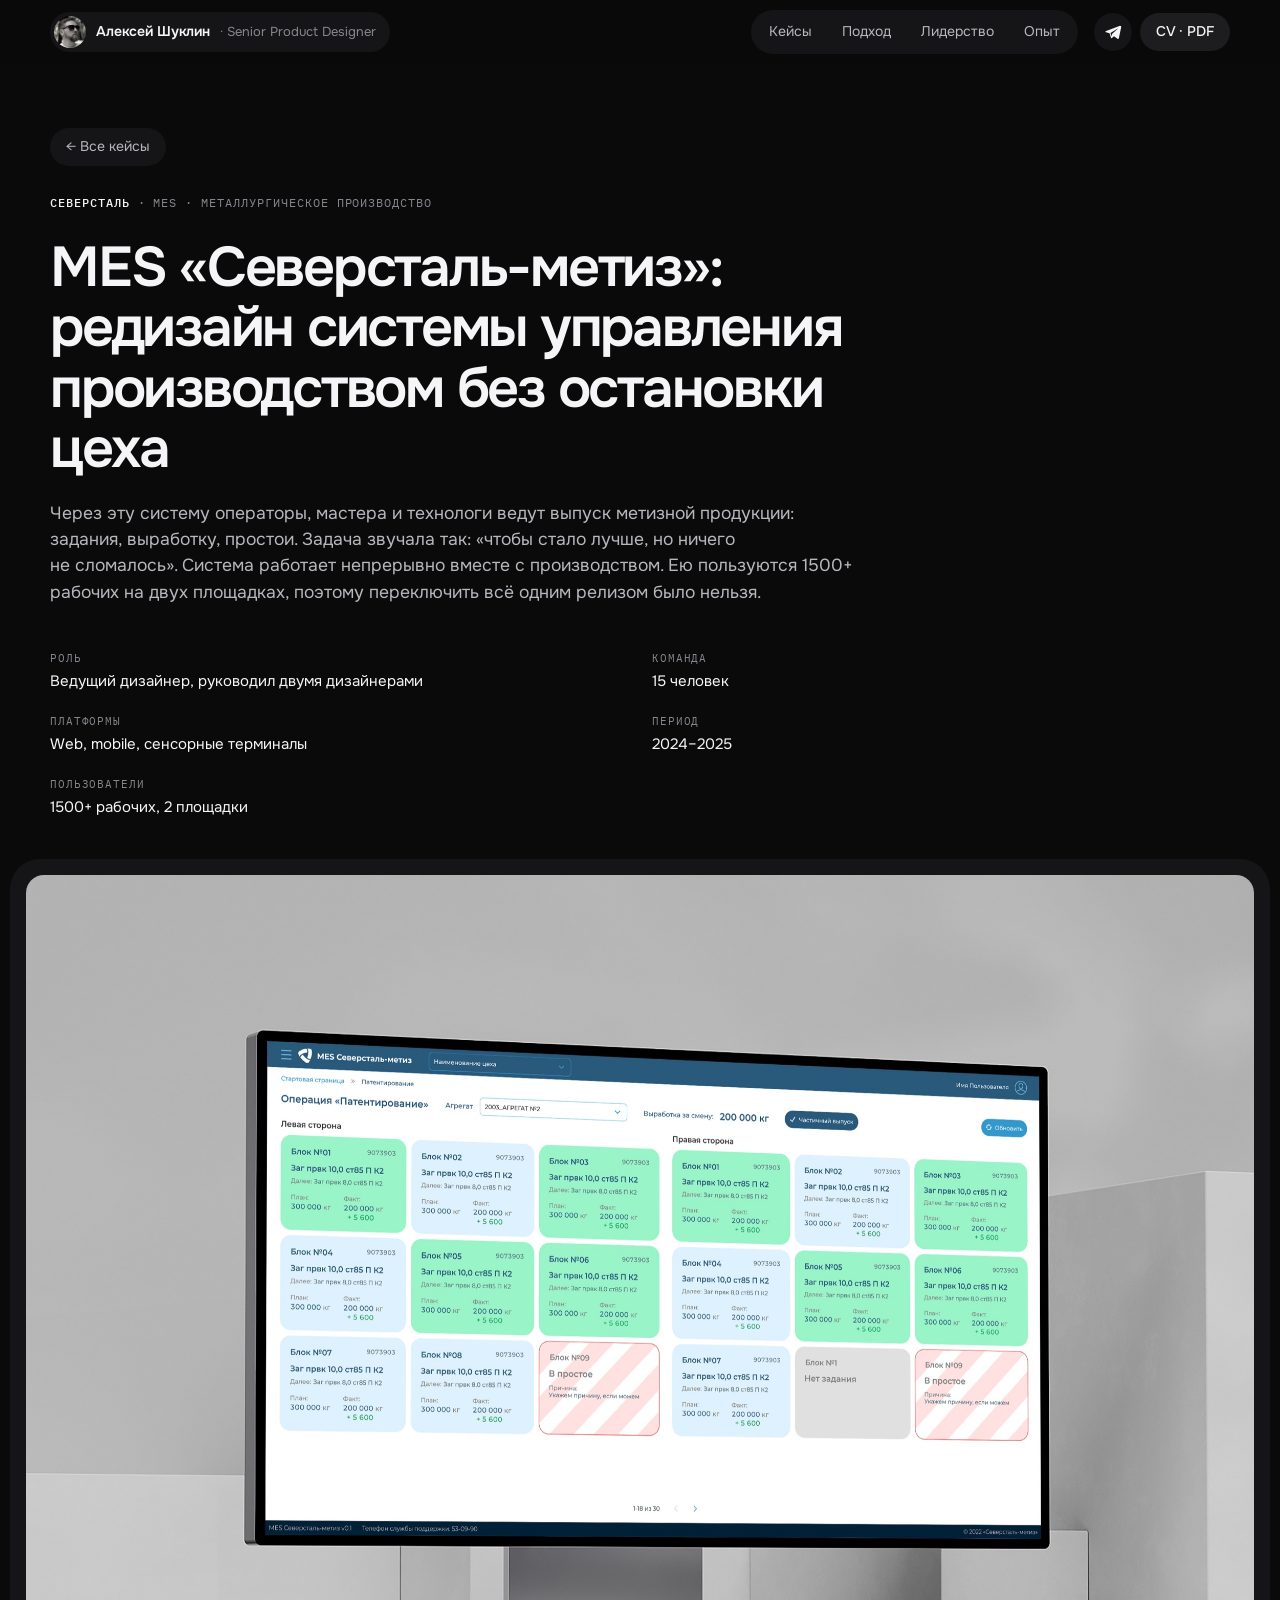
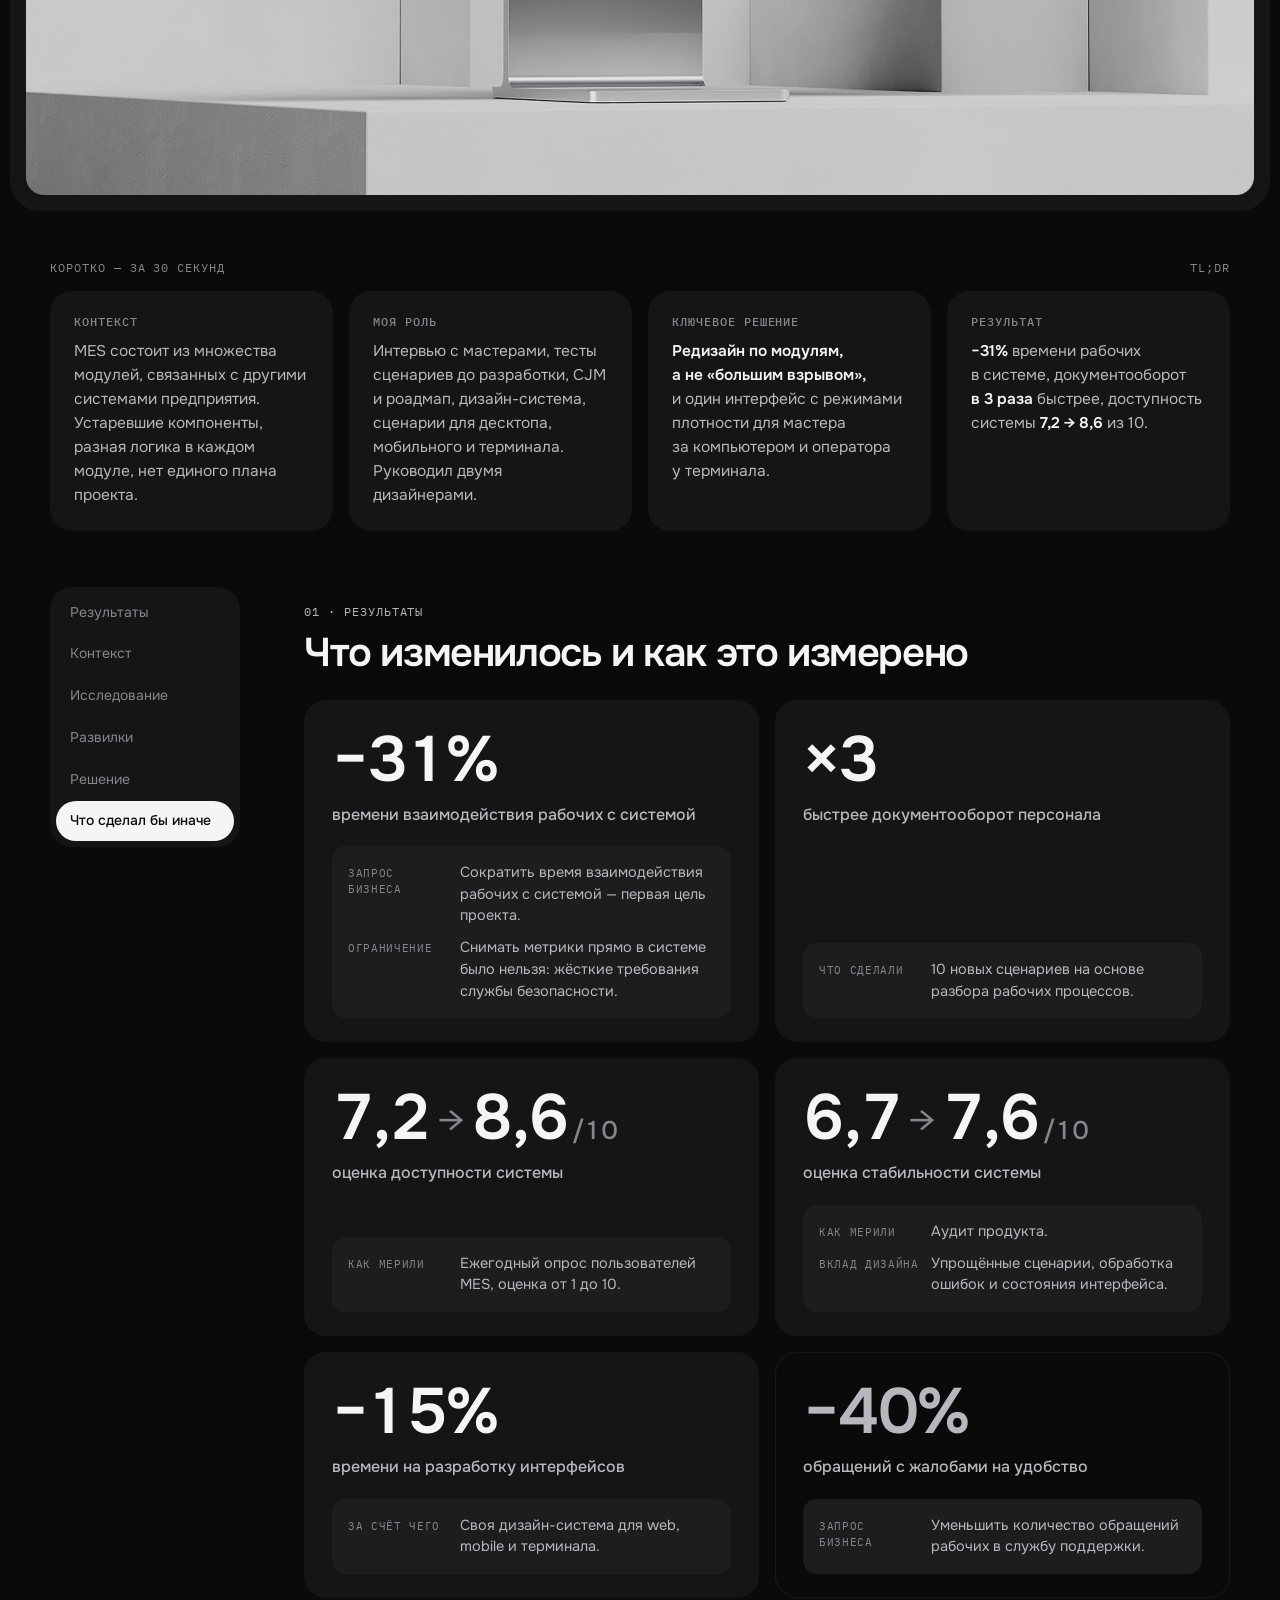
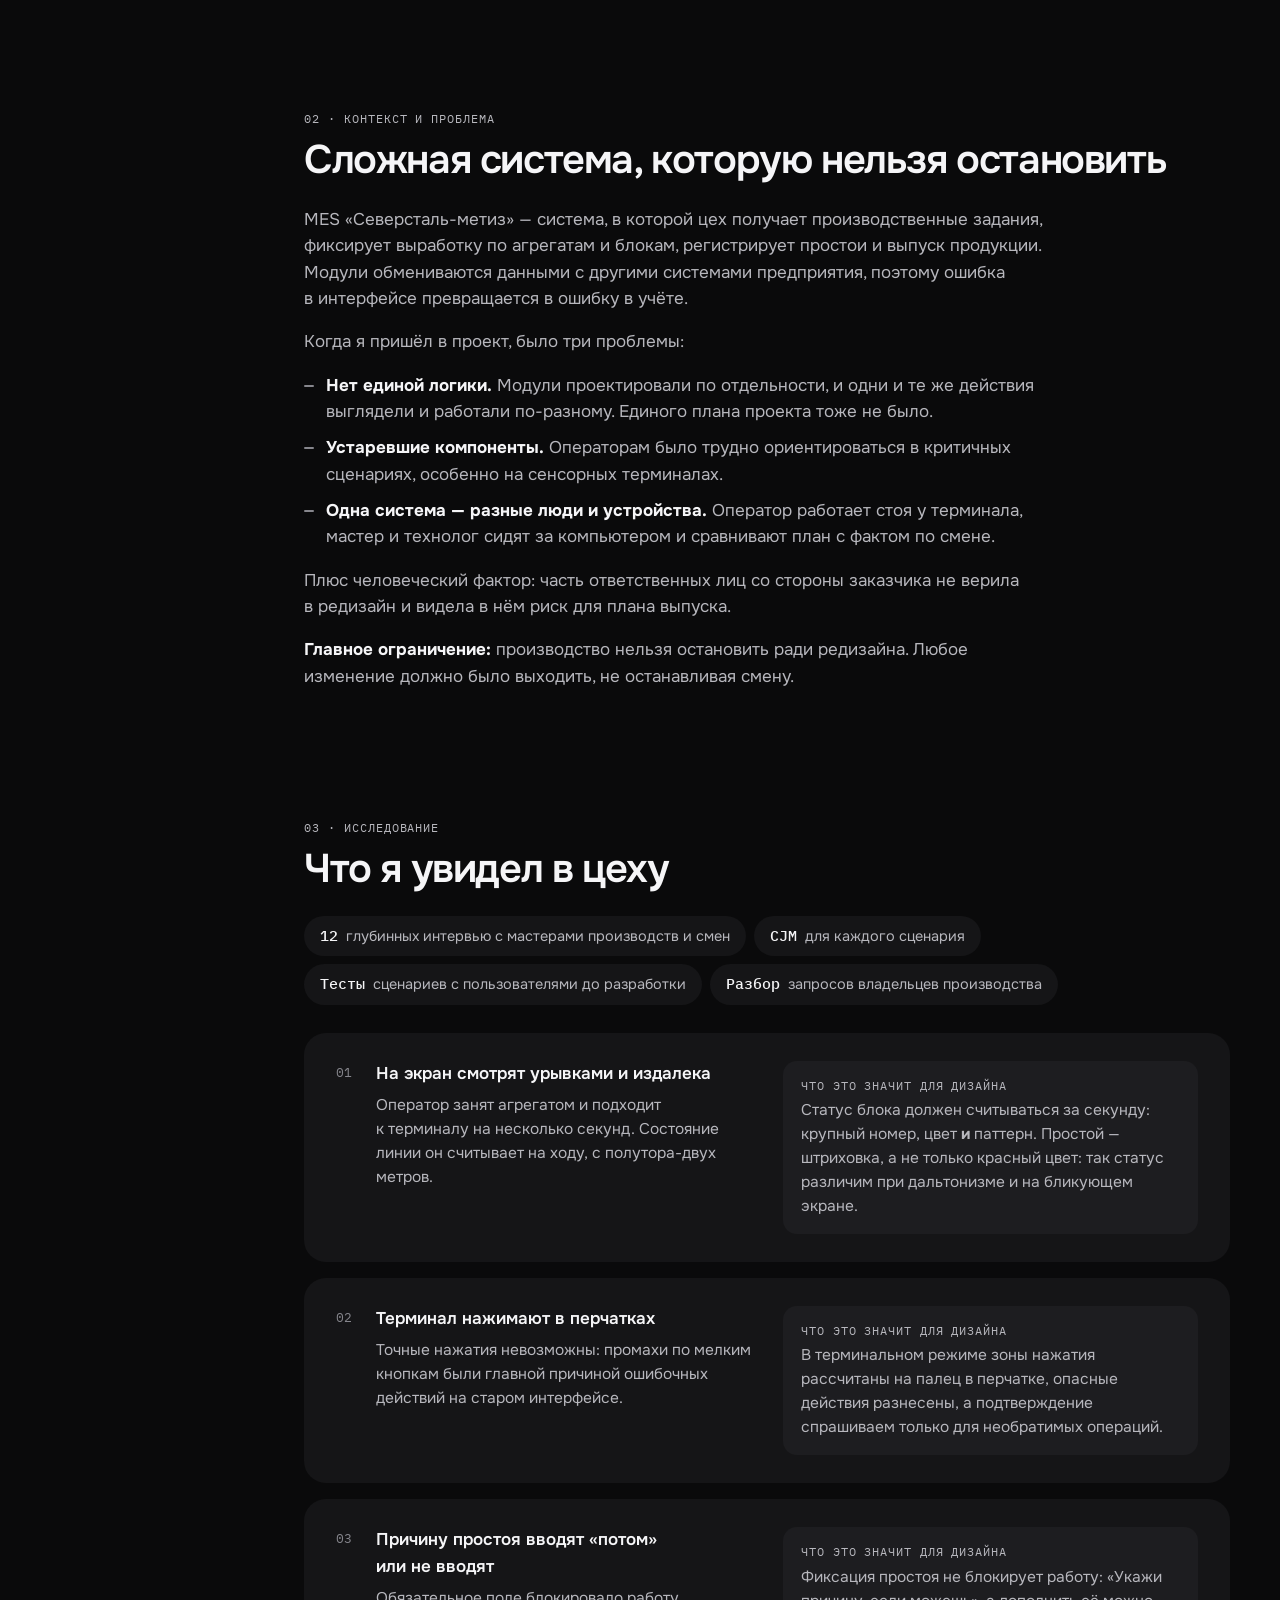
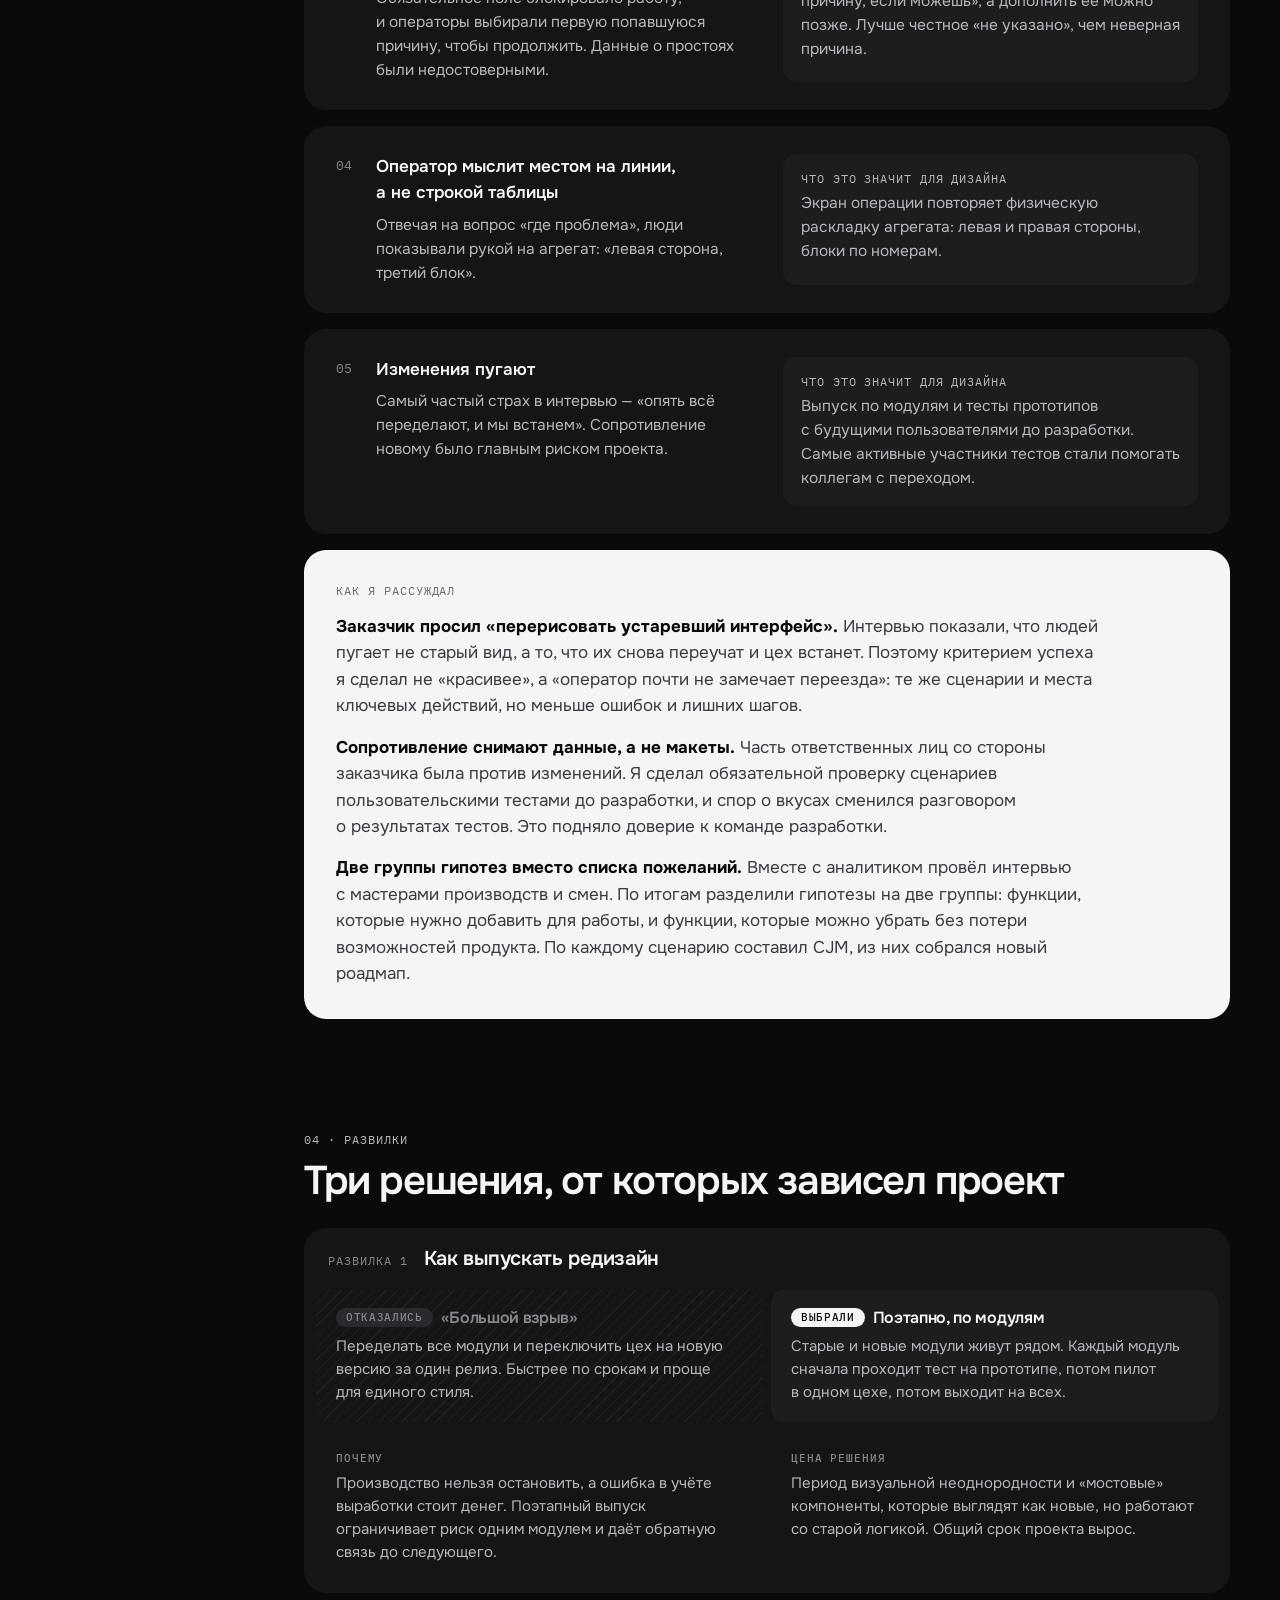
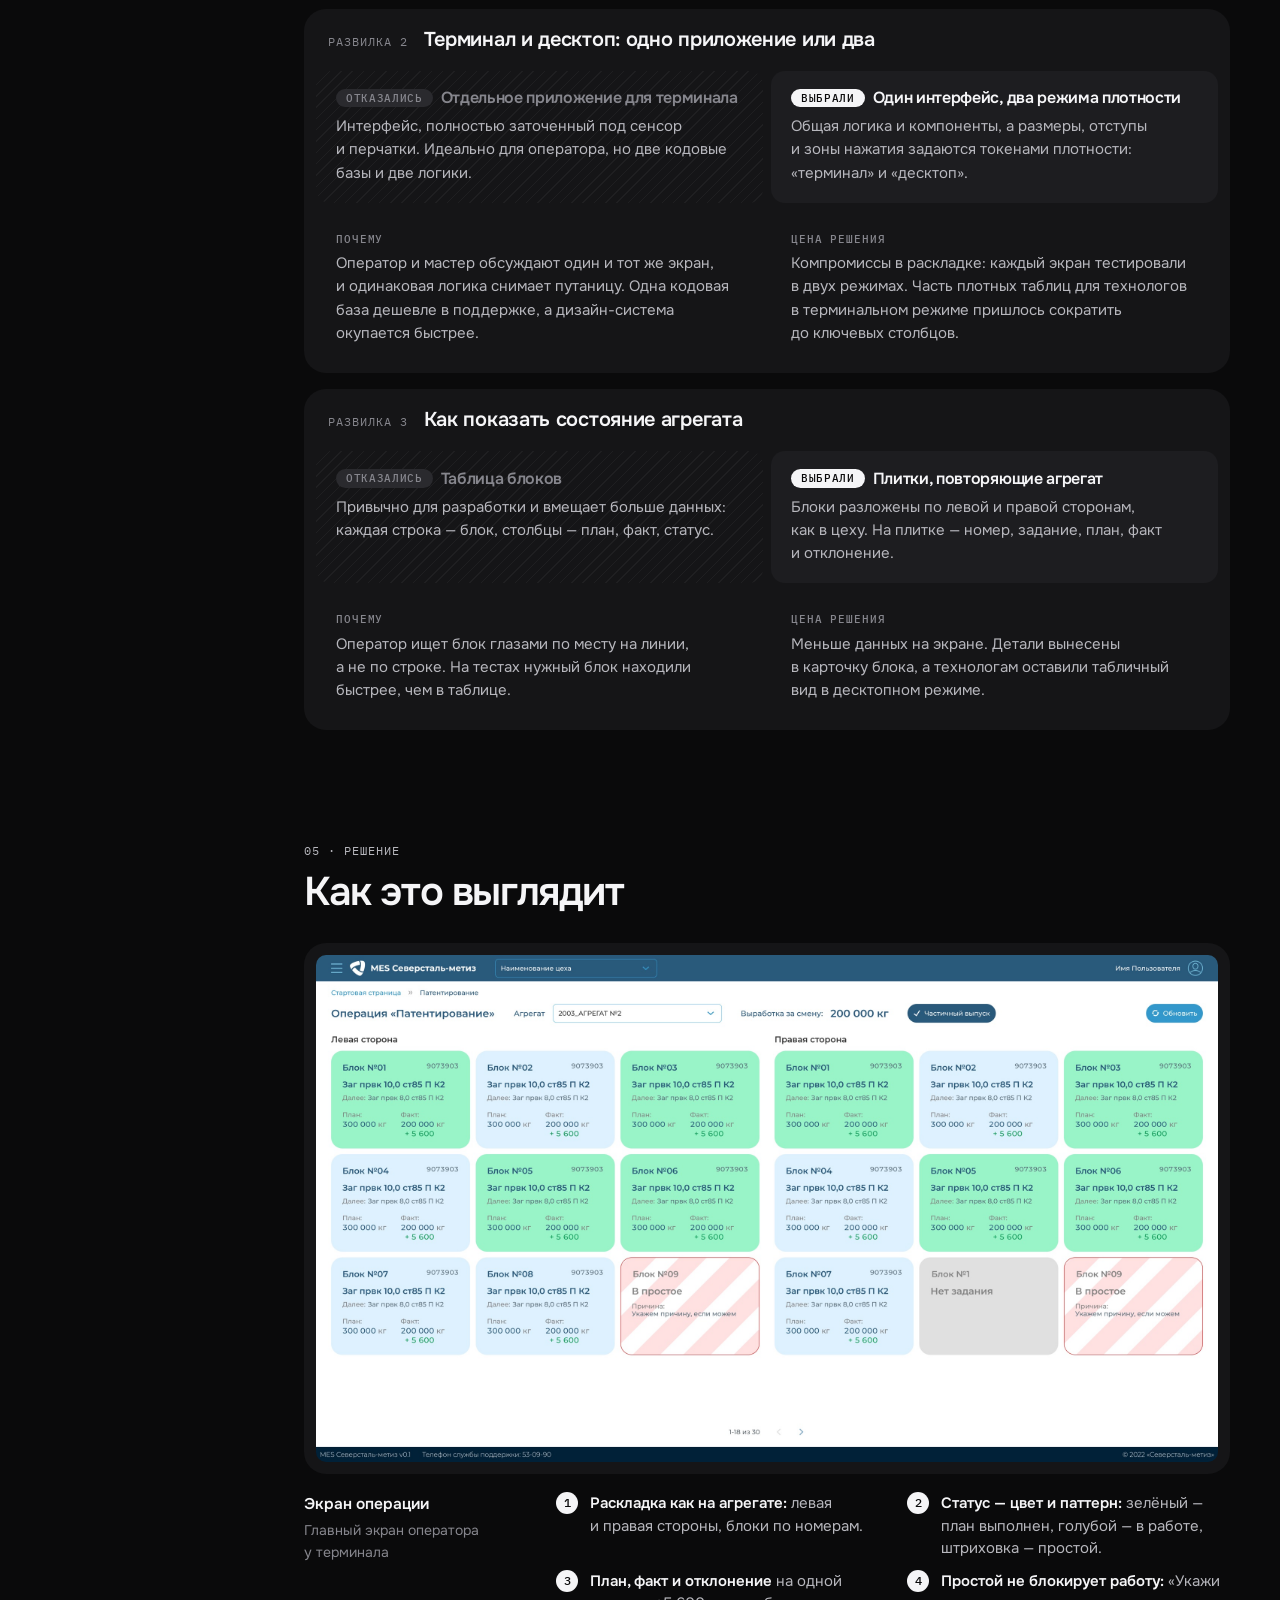
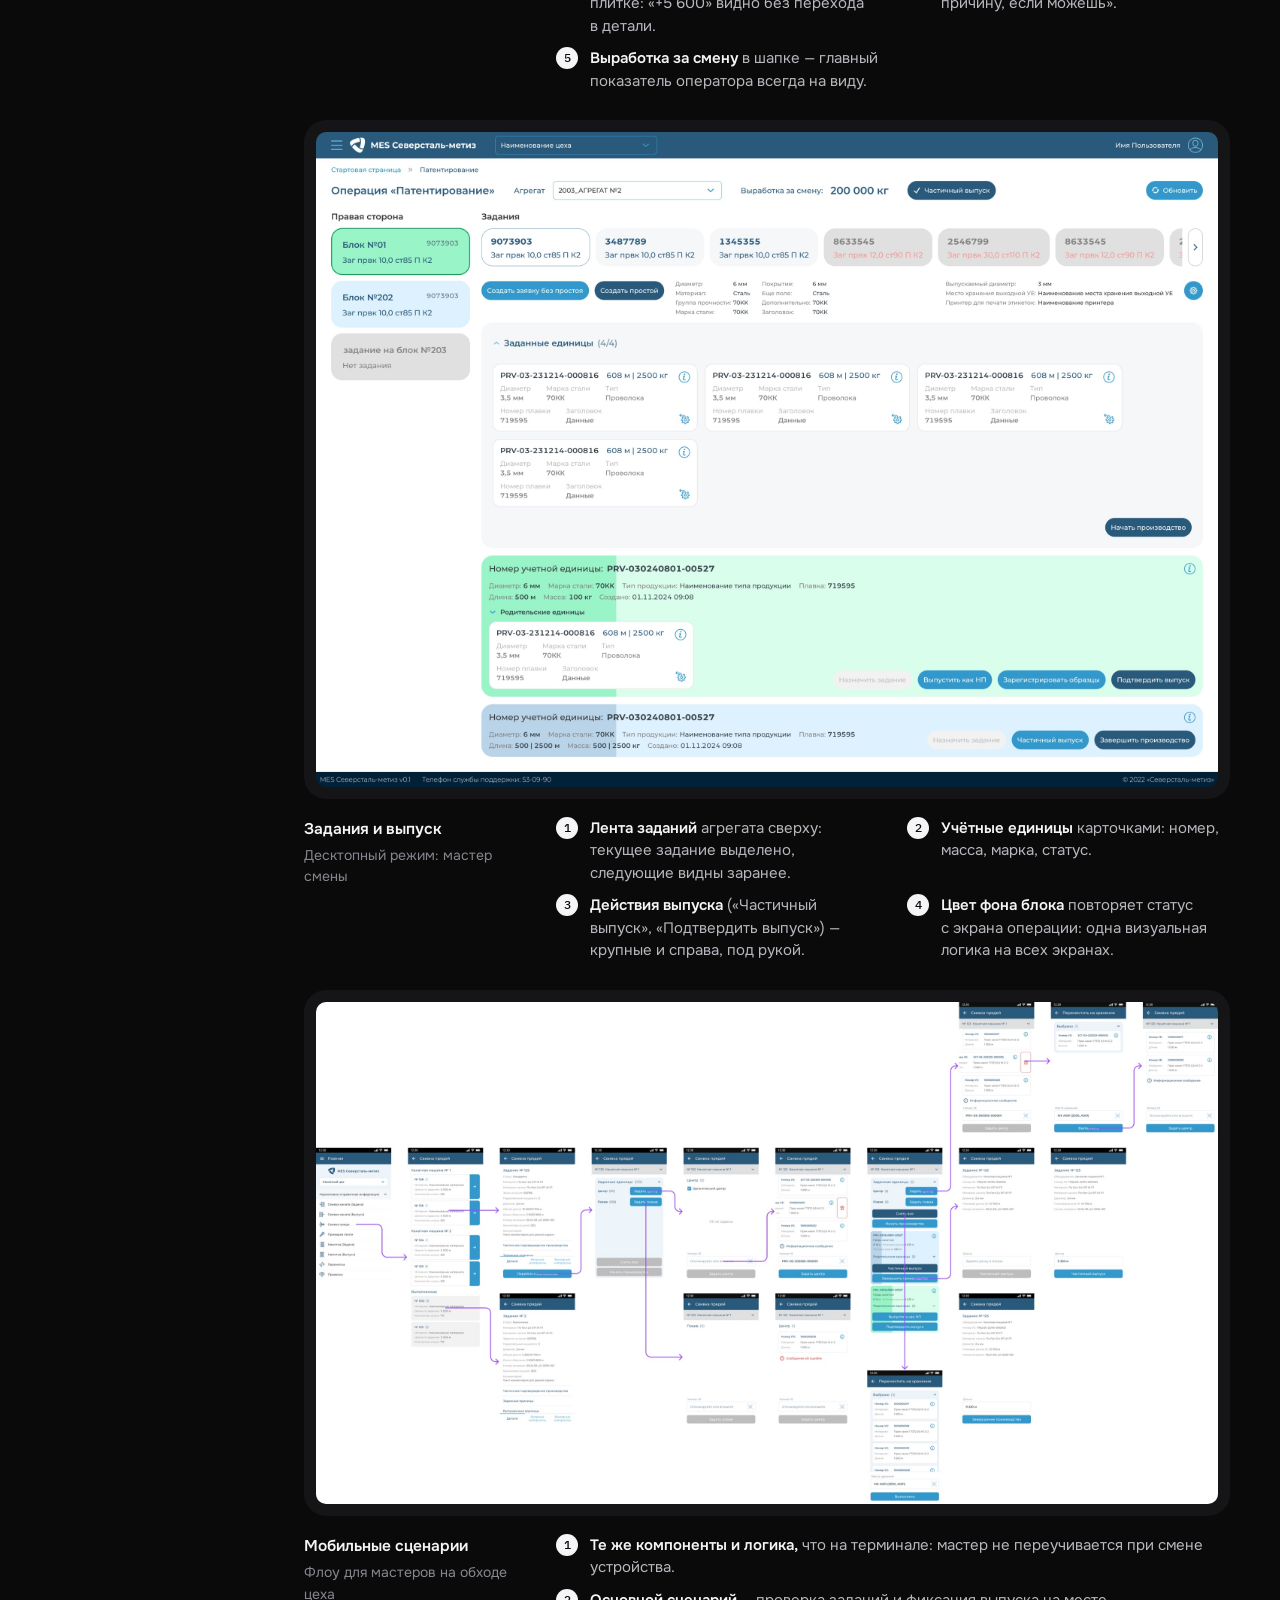
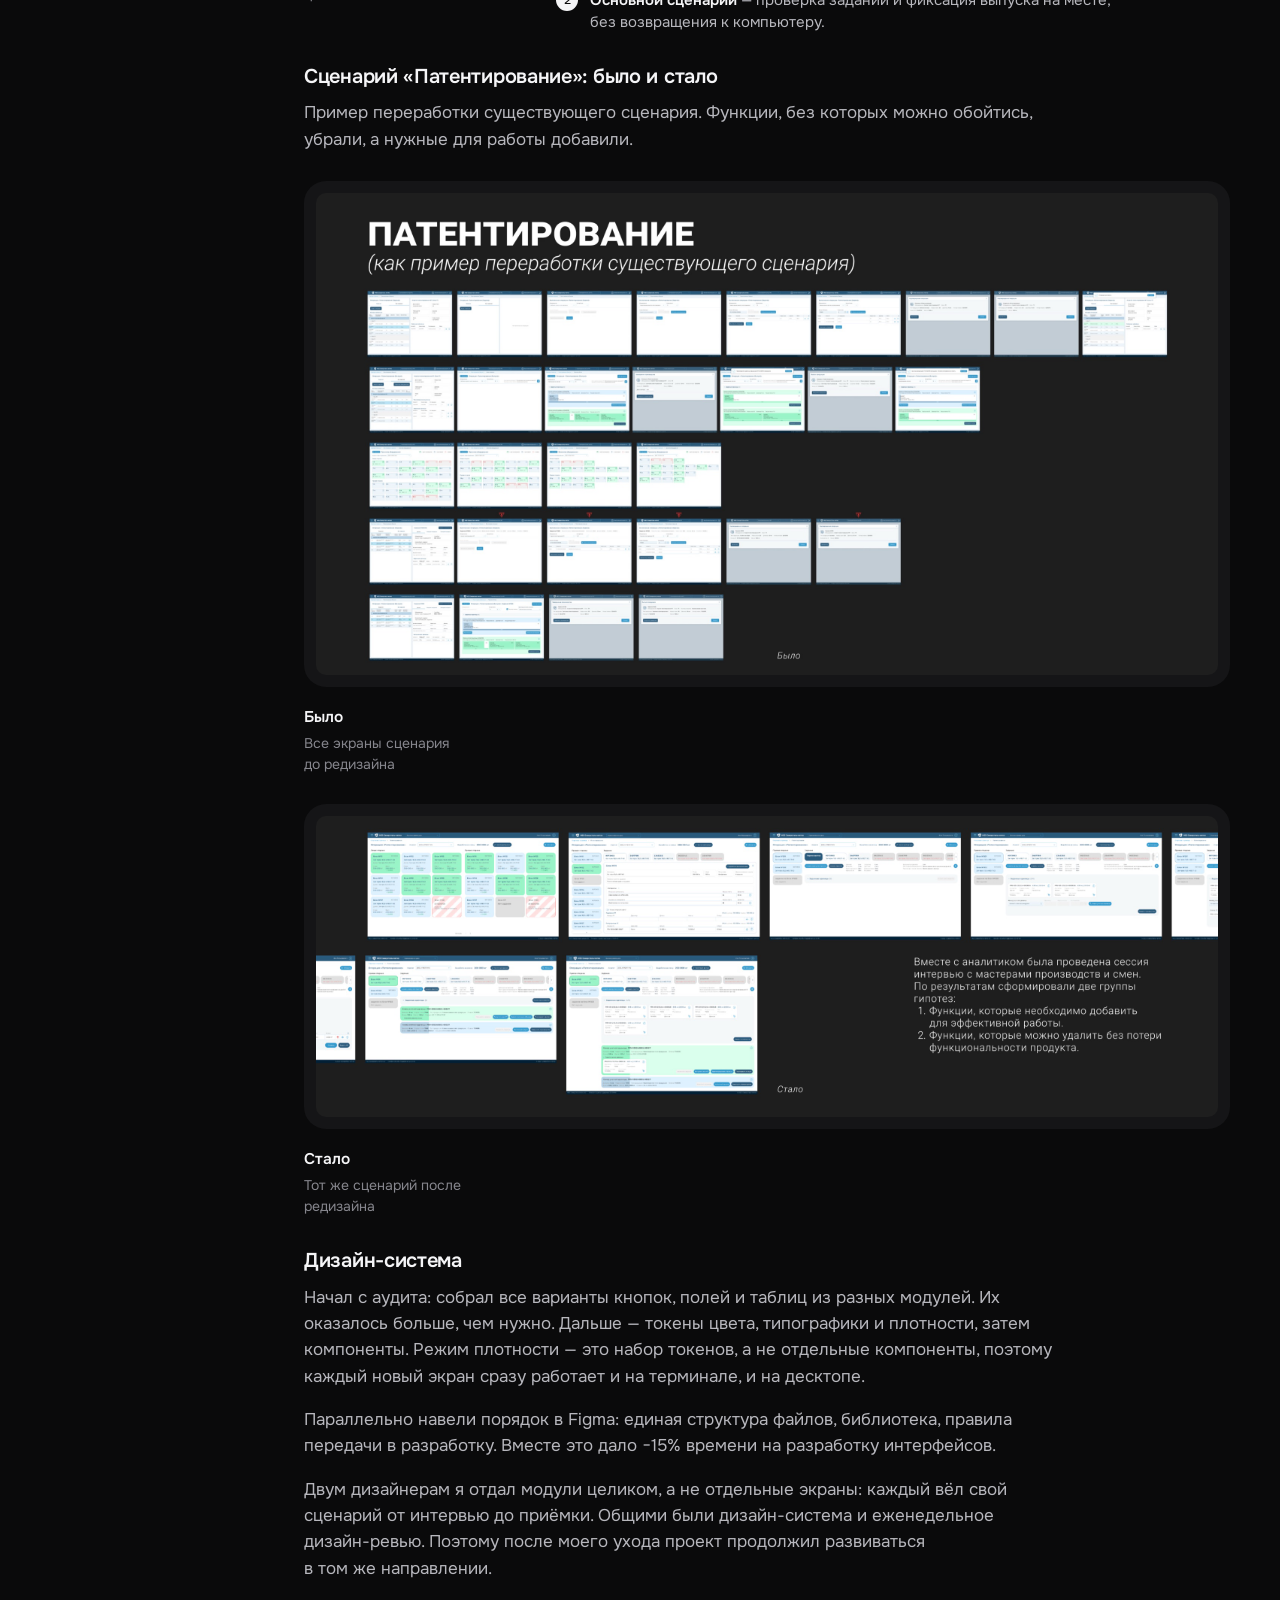
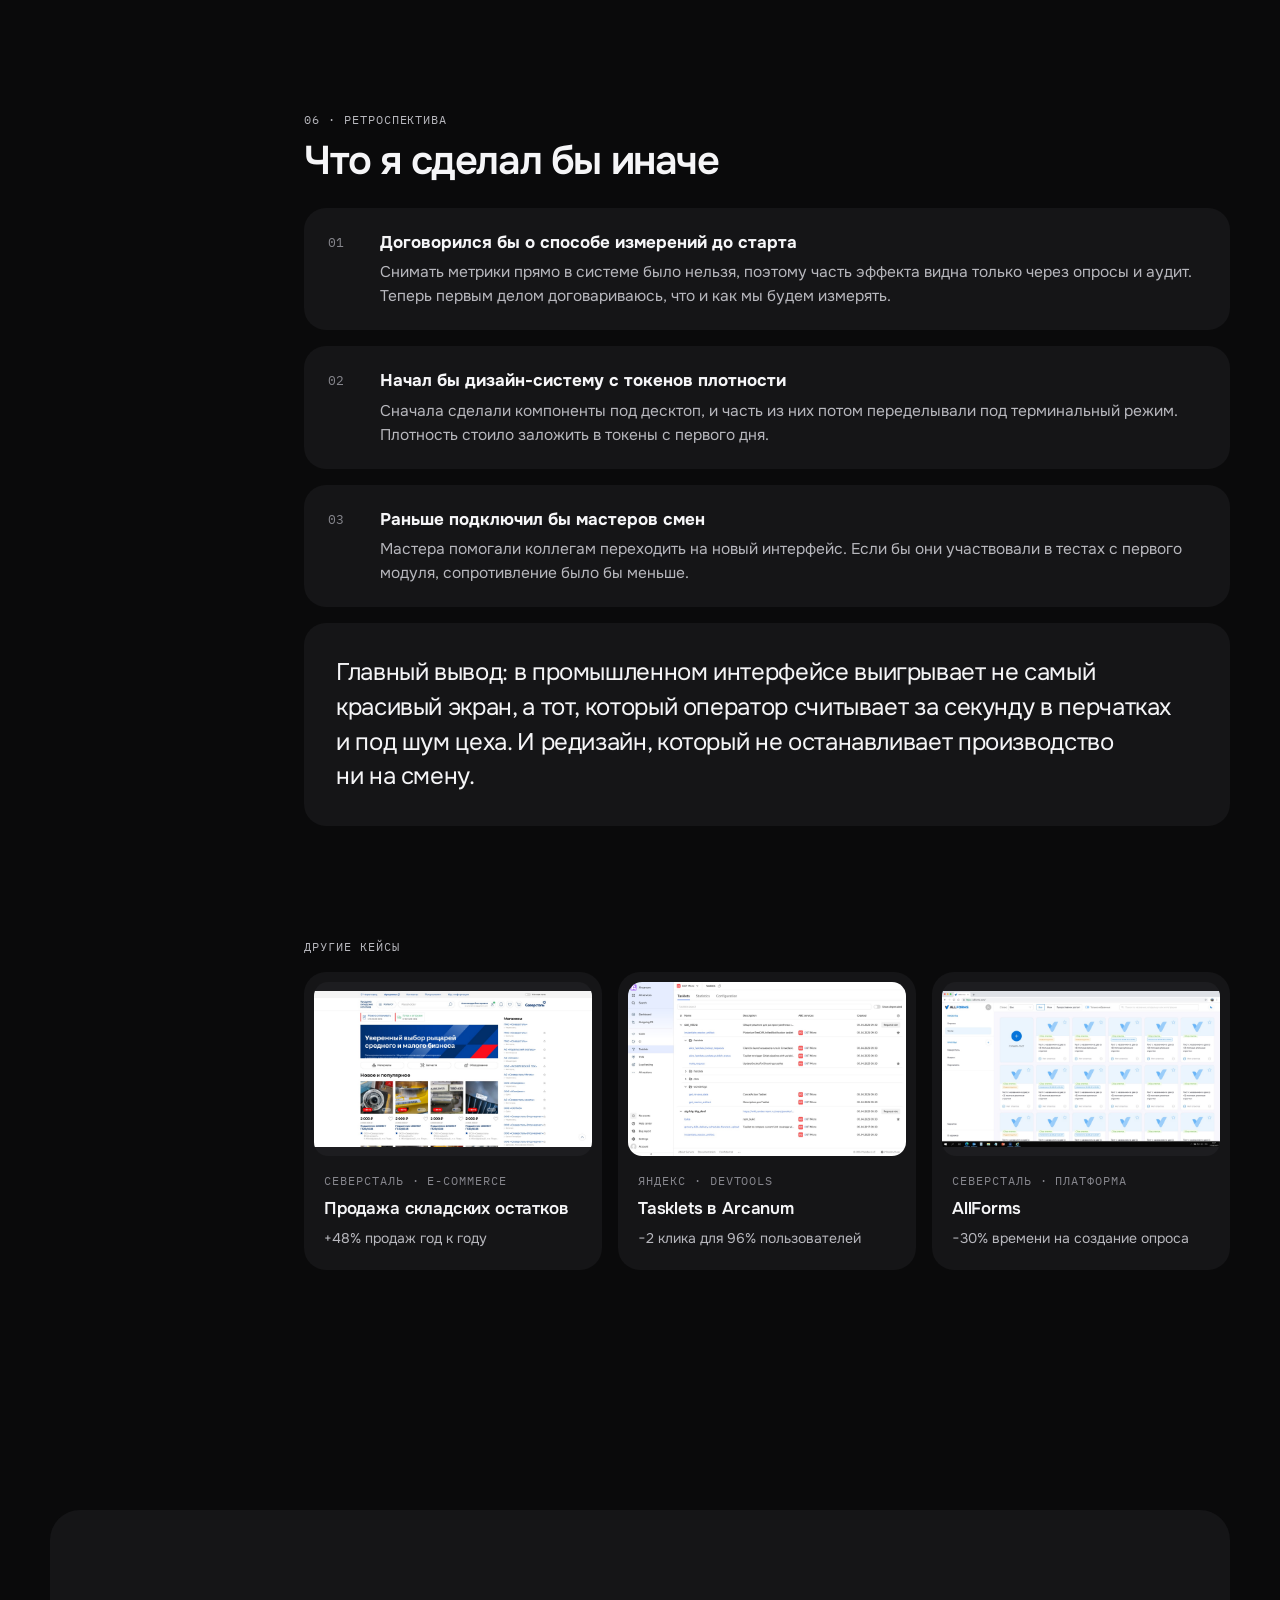
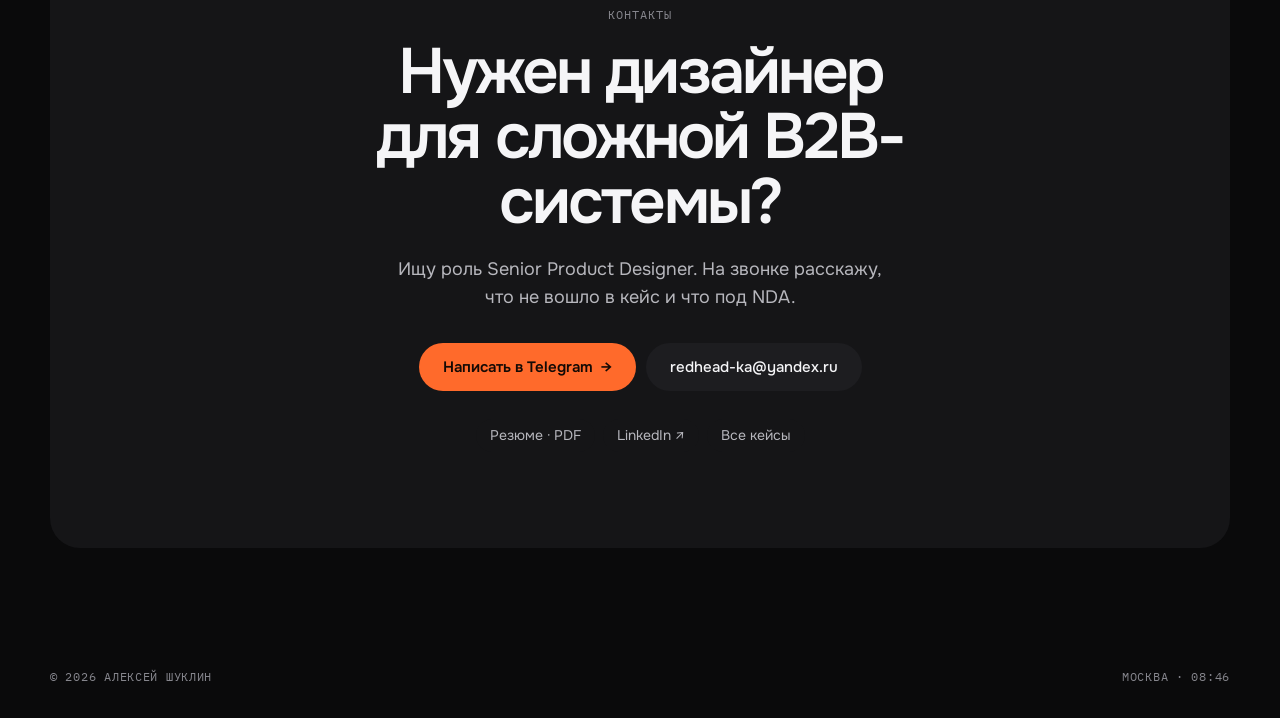
<file: cases/mes-metiz.html>
<!doctype html>
<html lang="ru">
<head>
  <meta charset="utf-8">
  <meta name="viewport" content="width=device-width, initial-scale=1">
  <title>MES «Северсталь-метиз» — кейс · Алексей Шуклин</title>
  <meta name="description" content="Поэтапный редизайн MES для металлургического производства: исследование в цеху, дизайн-система с режимами плотности, один интерфейс для десктопа и сенсорного терминала. −31% времени работы рабочих с системой.">
  <meta property="og:type" content="article">
  <meta property="og:title" content="MES «Северсталь-метиз»: редизайн без остановки цеха">
  <meta property="og:description" content="Ведущий дизайнер, команда 15 человек. −31% времени работы рабочих с системой, документооборот в 3 раза быстрее.">
  <meta property="og:image" content="../assets/img/mes/operation.jpg">
  <meta name="twitter:card" content="summary_large_image">
  <meta name="theme-color" content="#0a0a0b">
  <link rel="icon" href="data:image/svg+xml,%3Csvg xmlns='http://www.w3.org/2000/svg' viewBox='0 0 32 32'%3E%3Crect width='32' height='32' rx='9' fill='%2316161a'/%3E%3Cpath d='M4 28 28 4' stroke='%23ff6a2b' stroke-width='6' stroke-linecap='round'/%3E%3C/svg%3E">
  <link rel="preconnect" href="https://fonts.googleapis.com">
  <link rel="preconnect" href="https://fonts.gstatic.com" crossorigin>
  <link href="https://fonts.googleapis.com/css2?family=IBM+Plex+Mono:wght@400;500&family=Onest:wght@400;500;600;700&display=swap" rel="stylesheet">
  <link rel="stylesheet" href="../assets/styles.css?v=20">
</head>
<body>
<a class="skip-link" href="#main">Перейти к содержимому</a>

<header class="site-header">
  <div class="wrap header-inner">
    <a class="me" href="../index.html" aria-label="Алексей Шуклин — на главную">
      <img src="../assets/img/portrait.jpg" alt="" width="32" height="32">
      <strong>Алексей Шуклин</strong><span>Senior Product Designer</span>
    </a>
    <nav class="nav" aria-label="Основная навигация">
      <a href="../index.html#cases">Кейсы</a>
      <a href="../index.html#approach">Подход</a>
      <a href="../index.html#leadership">Лидерство</a>
      <a href="../index.html#experience">Опыт</a>
    </nav>
    <div class="header-cta">
      <a class="icon-btn" href="https://t.me/yugureshu" target="_blank" rel="noopener" aria-label="Написать в Telegram">
        <svg viewBox="0 0 24 24" fill="currentColor" aria-hidden="true"><path d="M21.4 3.6 2.9 10.7c-1.2.5-1.2 1.2-.2 1.5l4.7 1.5 1.8 5.6c.2.6.1.9.8.9.5 0 .7-.2 1-.5l2.3-2.2 4.8 3.5c.9.5 1.5.2 1.7-.8l3.1-14.7c.3-1.3-.5-1.9-1.5-1.4ZM8.6 13.4l9.2-5.8c.5-.3.9-.1.5.2l-7.6 6.9-.3 3.2-1.8-4.5Z"/></svg>
      </a>
      <a class="btn btn-sm" href="../assets/Aleksei_Shuklin_Senior_Product_Designer.pdf" download>CV · PDF</a>
    </div>
  </div>
</header>

<main id="main">
  <section class="case-hero">
    <div class="wrap">
      <a class="back" href="../index.html#cases">← Все кейсы</a>
      <p class="eyebrow"><b>Северсталь</b> · MES · металлургическое производство</p>
      <h1>MES «Северсталь-метиз»: редизайн системы управления производством без остановки цеха</h1>
      <p class="lead">Через эту систему операторы, мастера и технологи ведут выпуск метизной продукции: задания, выработку, простои. Задача звучала так: «чтобы стало лучше, но ничего не сломалось». Система работает непрерывно вместе с производством. Ею пользуются 1500+ рабочих на двух площадках, поэтому переключить всё одним релизом было нельзя.</p>

      <dl class="meta">
        <div><dt>Роль</dt><dd>Ведущий дизайнер, руководил двумя дизайнерами</dd></div>
        <div><dt>Команда</dt><dd>15 человек</dd></div>
        <div><dt>Платформы</dt><dd>Web, mobile, сенсорные терминалы</dd></div>
        <div><dt>Период</dt><dd>2024–2025</dd></div>
        <div><dt>Пользователи</dt><dd>1500+ рабочих, 2 площадки</dd></div>
      </dl>

      <div class="tldr" id="tldr">
        <div class="tldr-head"><span class="eyebrow">Коротко — за 30 секунд</span><span class="eyebrow">TL;DR</span></div>
        <div class="tldr-grid">
          <div><h3>Контекст</h3><p>MES состоит из множества модулей, связанных с другими системами предприятия. Устаревшие компоненты, разная логика в каждом модуле, нет единого плана проекта.</p></div>
          <div><h3>Моя роль</h3><p>Интервью с мастерами, тесты сценариев до разработки, CJM и роадмап, дизайн-система, сценарии для десктопа, мобильного и терминала. Руководил двумя дизайнерами.</p></div>
          <div><h3>Ключевое решение</h3><p><strong>Редизайн по модулям, а не «большим взрывом»,</strong> и один интерфейс с режимами плотности для мастера за компьютером и оператора у терминала.</p></div>
          <div><h3>Результат</h3><p><strong>−31%</strong> времени рабочих в системе, документооборот <strong>в 3 раза</strong> быстрее, доступность системы <strong>7,2 → 8,6</strong> из 10.</p></div>
        </div>
      </div>

      <figure class="cover">
        <img src="../assets/img/mes/cover.jpg" alt="Экран операции «Патентирование» на мониторе: плитки блоков агрегата, окрашенные по статусу" width="2400" height="1799">
      </figure>
    </div>
  </section>

  <div class="wrap case-layout">
    <nav class="toc" aria-label="Содержание кейса">
      <ol>
        <li><a href="#results">Результаты</a></li>
        <li><a href="#context">Контекст</a></li>
        <li><a href="#research">Исследование</a></li>
        <li><a href="#decisions">Развилки</a></li>
        <li><a href="#solution">Решение</a></li>
        <li><a href="#retro">Что сделал бы иначе</a></li>
      </ol>
    </nav>

    <div>
      <!-- ============ РЕЗУЛЬТАТЫ ============ -->
      <section class="block" id="results">
        <p class="eyebrow">01 · Результаты</p>
        <h2>Что изменилось и как это измерено</h2>
        <div class="metrics">
          <article class="metric">
            <div class="value">−31%</div>
            <p class="label">времени взаимодействия рабочих с системой</p>
            <dl><div><dt>Запрос бизнеса</dt><dd>Сократить время взаимодействия рабочих с системой — первая цель проекта.</dd></div><div><dt>Ограничение</dt><dd>Снимать метрики прямо в системе было нельзя: жёсткие требования службы безопасности.</dd></div></dl>
          </article>
          <article class="metric">
            <div class="value">×3</div>
            <p class="label">быстрее документооборот персонала</p>
            <dl><div><dt>Что сделали</dt><dd>10 новых сценариев на основе разбора рабочих процессов.</dd></div></dl>
          </article>
          <article class="metric">
            <div class="value">7,2<span class="to">→</span>8,6<small>/10</small></div>
            <p class="label">оценка доступности системы</p>
            <dl><div><dt>Как мерили</dt><dd>Ежегодный опрос пользователей MES, оценка от 1 до 10.</dd></div></dl>
          </article>
          <article class="metric">
            <div class="value">6,7<span class="to">→</span>7,6<small>/10</small></div>
            <p class="label">оценка стабильности системы</p>
            <dl><div><dt>Как мерили</dt><dd>Аудит продукта.</dd></div><div><dt>Вклад дизайна</dt><dd>Упрощённые сценарии, обработка ошибок и состояния интерфейса.</dd></div></dl>
          </article>
          <article class="metric">
            <div class="value">−15%</div>
            <p class="label">времени на разработку интерфейсов</p>
            <dl><div><dt>За счёт чего</dt><dd>Своя дизайн-система для web, mobile и терминала.</dd></div></dl>
          </article>
          <article class="metric is-caveat">
            <div class="value">−40%</div>
            <p class="label">обращений с жалобами на удобство</p>
            <dl><div><dt>Запрос бизнеса</dt><dd>Уменьшить количество обращений рабочих в службу поддержки.</dd></div></dl>
          </article>
        </div>
      </section>

      <!-- ============ КОНТЕКСТ ============ -->
      <section class="block" id="context">
        <p class="eyebrow">02 · Контекст и проблема</p>
        <h2>Сложная система, которую нельзя остановить</h2>
        <div class="prose">
          <p>MES «Северсталь-метиз» — система, в которой цех получает производственные задания, фиксирует выработку по агрегатам и блокам, регистрирует простои и выпуск продукции. Модули обмениваются данными с другими системами предприятия, поэтому ошибка в интерфейсе превращается в ошибку в учёте.</p>
          <p>Когда я пришёл в проект, было три проблемы:</p>
        </div>
        <ul class="bullets prose">
          <li><b>Нет единой логики.</b> Модули проектировали по отдельности, и одни и те же действия выглядели и работали по-разному. Единого плана проекта тоже не было.</li>
          <li><b>Устаревшие компоненты.</b> Операторам было трудно ориентироваться в критичных сценариях, особенно на сенсорных терминалах.</li>
          <li><b>Одна система — разные люди и устройства.</b> Оператор работает стоя у терминала, мастер и технолог сидят за компьютером и сравнивают план с фактом по смене.</li>
        </ul>
        <div class="prose"><p>Плюс человеческий фактор: часть ответственных лиц со стороны заказчика не верила в редизайн и видела в нём риск для плана выпуска.</p><p><b>Главное ограничение:</b> производство нельзя остановить ради редизайна. Любое изменение должно было выходить, не останавливая смену.</p></div>
      </section>

      <!-- ============ ИССЛЕДОВАНИЕ ============ -->
      <section class="block" id="research">
        <p class="eyebrow">03 · Исследование</p>
        <h2>Что я увидел в цеху</h2>
        <div class="methods">
          <span class="method"><b>12</b> глубинных интервью с мастерами производств и смен</span>
          <span class="method"><b>CJM</b> для каждого сценария</span>
          <span class="method"><b>Тесты</b> сценариев с пользователями до разработки</span>
          <span class="method"><b>Разбор</b> запросов владельцев производства</span>
        </div>
        <ol class="insights">
          <li class="insight">
            <div class="found"><b>На экран смотрят урывками и издалека</b><p>Оператор занят агрегатом и подходит к терминалу на несколько секунд. Состояние линии он считывает на ходу, с полутора-двух метров.</p></div>
            <div class="so"><p class="eyebrow">Что это значит для дизайна</p><p>Статус блока должен считываться за секунду: крупный номер, цвет <b>и</b> паттерн. Простой — штриховка, а не только красный цвет: так статус различим при дальтонизме и на бликующем экране.</p></div>
          </li>
          <li class="insight">
            <div class="found"><b>Терминал нажимают в перчатках</b><p>Точные нажатия невозможны: промахи по мелким кнопкам были главной причиной ошибочных действий на старом интерфейсе.</p></div>
            <div class="so"><p class="eyebrow">Что это значит для дизайна</p><p>В терминальном режиме зоны нажатия рассчитаны на палец в перчатке, опасные действия разнесены, а подтверждение спрашиваем только для необратимых операций.</p></div>
          </li>
          <li class="insight">
            <div class="found"><b>Причину простоя вводят «потом» или не вводят</b><p>Обязательное поле блокировало работу, и операторы выбирали первую попавшуюся причину, чтобы продолжить. Данные о простоях были недостоверными.</p></div>
            <div class="so"><p class="eyebrow">Что это значит для дизайна</p><p>Фиксация простоя не блокирует работу: «Укажи причину, если можешь», а дополнить её можно позже. Лучше честное «не указано», чем неверная причина.</p></div>
          </li>
          <li class="insight">
            <div class="found"><b>Оператор мыслит местом на линии, а не строкой таблицы</b><p>Отвечая на вопрос «где проблема», люди показывали рукой на агрегат: «левая сторона, третий блок».</p></div>
            <div class="so"><p class="eyebrow">Что это значит для дизайна</p><p>Экран операции повторяет физическую раскладку агрегата: левая и правая стороны, блоки по номерам.</p></div>
          </li>
          <li class="insight">
            <div class="found"><b>Изменения пугают</b><p>Самый частый страх в интервью — «опять всё переделают, и мы встанем». Сопротивление новому было главным риском проекта.</p></div>
            <div class="so"><p class="eyebrow">Что это значит для дизайна</p><p>Выпуск по модулям и тесты прототипов с будущими пользователями до разработки. Самые активные участники тестов стали помогать коллегам с переходом.</p></div>
          </li>
        </ol>

        <div class="thinking">
          <p class="eyebrow">Как я рассуждал</p>
          <p><b>Заказчик просил «перерисовать устаревший интерфейс».</b> Интервью показали, что людей пугает не старый вид, а то, что их снова переучат и цех встанет. Поэтому критерием успеха я сделал не «красивее», а «оператор почти не замечает переезда»: те же сценарии и места ключевых действий, но меньше ошибок и лишних шагов.</p>
          <p><b>Сопротивление снимают данные, а не макеты.</b> Часть ответственных лиц со стороны заказчика была против изменений. Я сделал обязательной проверку сценариев пользовательскими тестами до разработки, и спор о вкусах сменился разговором о результатах тестов. Это подняло доверие к команде разработки.</p>
          <p><b>Две группы гипотез вместо списка пожеланий.</b> Вместе с аналитиком провёл интервью с мастерами производств и смен. По итогам разделили гипотезы на две группы: функции, которые нужно добавить для работы, и функции, которые можно убрать без потери возможностей продукта. По каждому сценарию составил CJM, из них собрался новый роадмап.</p>
        </div>
      </section>

      <!-- ============ РАЗВИЛКИ ============ -->
      <section class="block" id="decisions">
        <p class="eyebrow">04 · Развилки</p>
        <h2>Три решения, от которых зависел проект</h2>

        <article class="decision">
          <div class="decision-head"><span class="eyebrow">Развилка 1</span><h3>Как выпускать редизайн</h3></div>
          <div class="options">
            <div class="option rejected"><h4><span class="pill no">Отказались</span>«Большой взрыв»</h4><p>Переделать все модули и переключить цех на новую версию за один релиз. Быстрее по срокам и проще для единого стиля.</p></div>
            <div class="option"><h4><span class="pill yes">Выбрали</span>Поэтапно, по модулям</h4><p>Старые и новые модули живут рядом. Каждый модуль сначала проходит тест на прототипе, потом пилот в одном цехе, потом выходит на всех.</p></div>
          </div>
          <div class="decision-why">
            <div><b>Почему</b>Производство нельзя остановить, а ошибка в учёте выработки стоит денег. Поэтапный выпуск ограничивает риск одним модулем и даёт обратную связь до следующего.</div>
            <div><b>Цена решения</b>Период визуальной неоднородности и «мостовые» компоненты, которые выглядят как новые, но работают со старой логикой. Общий срок проекта вырос.</div>
          </div>
        </article>

        <article class="decision">
          <div class="decision-head"><span class="eyebrow">Развилка 2</span><h3>Терминал и десктоп: одно приложение или два</h3></div>
          <div class="options">
            <div class="option rejected"><h4><span class="pill no">Отказались</span>Отдельное приложение для терминала</h4><p>Интерфейс, полностью заточенный под сенсор и перчатки. Идеально для оператора, но две кодовые базы и две логики.</p></div>
            <div class="option"><h4><span class="pill yes">Выбрали</span>Один интерфейс, два режима плотности</h4><p>Общая логика и компоненты, а размеры, отступы и зоны нажатия задаются токенами плотности: «терминал» и «десктоп».</p></div>
          </div>
          <div class="decision-why">
            <div><b>Почему</b>Оператор и мастер обсуждают один и тот же экран, и одинаковая логика снимает путаницу. Одна кодовая база дешевле в поддержке, а дизайн-система окупается быстрее.</div>
            <div><b>Цена решения</b>Компромиссы в раскладке: каждый экран тестировали в двух режимах. Часть плотных таблиц для технологов в терминальном режиме пришлось сократить до ключевых столбцов.</div>
          </div>
        </article>

        <article class="decision">
          <div class="decision-head"><span class="eyebrow">Развилка 3</span><h3>Как показать состояние агрегата</h3></div>
          <div class="options">
            <div class="option rejected"><h4><span class="pill no">Отказались</span>Таблица блоков</h4><p>Привычно для разработки и вмещает больше данных: каждая строка — блок, столбцы — план, факт, статус.</p></div>
            <div class="option"><h4><span class="pill yes">Выбрали</span>Плитки, повторяющие агрегат</h4><p>Блоки разложены по левой и правой сторонам, как в цеху. На плитке — номер, задание, план, факт и отклонение.</p></div>
          </div>
          <div class="decision-why">
            <div><b>Почему</b>Оператор ищет блок глазами по месту на линии, а не по строке. На тестах нужный блок находили быстрее, чем в таблице.</div>
            <div><b>Цена решения</b>Меньше данных на экране. Детали вынесены в карточку блока, а технологам оставили табличный вид в десктопном режиме.</div>
          </div>
        </article>
      </section>

      <!-- ============ РЕШЕНИЕ ============ -->
      <section class="block" id="solution">
        <p class="eyebrow">05 · Решение</p>
        <h2>Как это выглядит</h2>

        <figure class="figure">
          <div class="figure-frame">
            <img src="../assets/img/mes/operation.jpg" alt="Экран операции «Патентирование»: плитки блоков с планом, фактом и статусом" width="2400" height="1350" loading="lazy">
          </div>
          <figcaption>
            <p class="cap-title">Экран операции<span>Главный экран оператора у терминала</span></p>
            <ol class="annotations two">
              <li><b>Раскладка как на агрегате:</b> левая и правая стороны, блоки по номерам.</li>
              <li><b>Статус — цвет и паттерн:</b> зелёный — план выполнен, голубой — в работе, штриховка — простой.</li>
              <li><b>План, факт и отклонение</b> на одной плитке: «+5 600» видно без перехода в детали.</li>
              <li><b>Простой не блокирует работу:</b> «Укажи причину, если можешь».</li>
              <li><b>Выработка за смену</b> в шапке — главный показатель оператора всегда на виду.</li>
            </ol>
          </figcaption>
        </figure>

        <figure class="figure">
          <div class="figure-frame">
            <img src="../assets/img/mes/tasks.jpg" alt="Экран заданий агрегата: лента заданий, учётные единицы и действия выпуска" width="2400" height="1741" loading="lazy">
          </div>
          <figcaption>
            <p class="cap-title">Задания и выпуск<span>Десктопный режим: мастер смены</span></p>
            <ol class="annotations two">
              <li><b>Лента заданий</b> агрегата сверху: текущее задание выделено, следующие видны заранее.</li>
              <li><b>Учётные единицы</b> карточками: номер, масса, марка, статус.</li>
              <li><b>Действия выпуска</b> («Частичный выпуск», «Подтвердить выпуск») — крупные и справа, под рукой.</li>
              <li><b>Цвет фона блока</b> повторяет статус с экрана операции: одна визуальная логика на всех экранах.</li>
            </ol>
          </figcaption>
        </figure>

        <figure class="figure dark">
          <div class="figure-frame">
            <img src="../assets/img/mes/mobile-flow.jpg" alt="Схема мобильных сценариев MES" width="2400" height="1336" loading="lazy">
          </div>
          <figcaption>
            <p class="cap-title">Мобильные сценарии<span>Флоу для мастеров на обходе цеха</span></p>
            <ol class="annotations">
              <li><b>Те же компоненты и логика,</b> что на терминале: мастер не переучивается при смене устройства.</li>
              <li><b>Основной сценарий</b> — проверка заданий и фиксация выпуска на месте, без возвращения к компьютеру.</li>
            </ol>
          </figcaption>
        </figure>

        <h3>Сценарий «Патентирование»: было и стало</h3>
        <div class="prose"><p>Пример переработки существующего сценария. Функции, без которых можно обойтись, убрали, а нужные для работы добавили.</p></div>
        <figure class="figure">
          <div class="figure-frame">
            <img src="../assets/img/mes/patenting-before.jpg" alt="Было: экраны сценария «Патентирование» до редизайна" width="2400" height="1282" loading="lazy">
          </div>
          <figcaption><p class="cap-title">Было<span>Все экраны сценария до редизайна</span></p></figcaption>
        </figure>
        <figure class="figure">
          <div class="figure-frame">
            <img src="../assets/img/mes/patenting-after.jpg" alt="Стало: экраны сценария «Патентирование» после редизайна" width="2400" height="800" loading="lazy">
          </div>
          <figcaption><p class="cap-title">Стало<span>Тот же сценарий после редизайна</span></p></figcaption>
        </figure>

        <h3>Дизайн-система</h3>
        <div class="prose">
          <p>Начал с аудита: собрал все варианты кнопок, полей и таблиц из разных модулей. Их оказалось больше, чем нужно. Дальше — токены цвета, типографики и плотности, затем компоненты. Режим плотности — это набор токенов, а не отдельные компоненты, поэтому каждый новый экран сразу работает и на терминале, и на десктопе.</p>
          <p>Параллельно навели порядок в Figma: единая структура файлов, библиотека, правила передачи в разработку. Вместе это дало −15% времени на разработку интерфейсов.</p>
          <p>Двум дизайнерам я отдал модули целиком, а не отдельные экраны: каждый вёл свой сценарий от интервью до приёмки. Общими были дизайн-система и еженедельное дизайн-ревью. Поэтому после моего ухода проект продолжил развиваться в том же направлении.</p>
        </div>

      </section>

      <!-- ============ РЕТРО ============ -->
      <section class="block" id="retro">
        <p class="eyebrow">06 · Ретроспектива</p>
        <h2>Что я сделал бы иначе</h2>
        <ol class="retro">
          <li><div><b>Договорился бы о способе измерений до старта</b><p>Снимать метрики прямо в системе было нельзя, поэтому часть эффекта видна только через опросы и аудит. Теперь первым делом договариваюсь, что и как мы будем измерять.</p></div></li>
          <li><div><b>Начал бы дизайн-систему с токенов плотности</b><p>Сначала сделали компоненты под десктоп, и часть из них потом переделывали под терминальный режим. Плотность стоило заложить в токены с первого дня.</p></div></li>
          <li><div><b>Раньше подключил бы мастеров смен</b><p>Мастера помогали коллегам переходить на новый интерфейс. Если бы они участвовали в тестах с первого модуля, сопротивление было бы меньше.</p></div></li>
        </ol>
        <div class="summary" style="margin-top:var(--gap)">
          <p>Главный вывод: в промышленном интерфейсе выигрывает не самый красивый экран, а тот, который оператор считывает за секунду в перчатках и под шум цеха. И редизайн, который не останавливает производство ни на смену.</p>
        </div>
      </section>

      <!-- ============ ДАЛЕЕ ============ -->
      <section class="block">
        <p class="eyebrow">Другие кейсы</p>
        <div class="next" style="margin-top:16px">
          <a href="marketplace.html"><img src="../assets/img/home/market.jpg" alt="" width="1600" height="900" loading="lazy"><span class="eyebrow">Северсталь · E-commerce</span><b>Продажа складских остатков</b><span class="m">+48% продаж год к году</span></a>
          <a href="tasklets.html"><img src="../assets/img/home/tasklets.jpg" alt="" width="1600" height="1000" loading="lazy"><span class="eyebrow">Яндекс · DevTools</span><b>Tasklets в Arcanum</b><span class="m">−2 клика для 96% пользователей</span></a>
          <a href="allforms.html"><img src="../assets/img/home/allforms.jpg" alt="" width="1600" height="900" loading="lazy"><span class="eyebrow">Северсталь · платформа</span><b>AllForms</b><span class="m">−30% времени на создание опроса</span></a>
        </div>
      </section>
    </div>
  </div>

  <section class="section contact" id="contact" aria-labelledby="contact-title">
    <div class="wrap">
      <div class="tile">
        <p class="eyebrow" style="margin-bottom:16px">Контакты</p>
        <h2 id="contact-title">Нужен дизайнер для сложной B2B-системы?</h2>
        <p class="sub">Ищу роль Senior Product Designer. На звонке расскажу, что не вошло в кейс и что под NDA.</p>
        <div class="btn-row center">
          <a class="btn btn-primary" href="https://t.me/yugureshu" target="_blank" rel="noopener">Написать в Telegram <span class="arr" aria-hidden="true">→</span></a>
          <a class="btn" href="mailto:redhead-ka@yandex.ru">redhead-ka@yandex.ru</a>
        </div>
        <ul class="chips center">
          <li><a class="chip" href="../assets/Aleksei_Shuklin_Senior_Product_Designer.pdf" download>Резюме · PDF</a></li>
          <li><a class="chip" href="https://www.linkedin.com/in/%D0%B0%D0%BB%D0%B5%D0%BA%D1%81%D0%B5%D0%B9-%D1%88%D1%83%D0%BA%D0%BB%D0%B8%D0%BD-abb809121/" target="_blank" rel="noopener">LinkedIn ↗</a></li>
          <li><a class="chip" href="../index.html#cases">Все кейсы</a></li>
        </ul>
      </div>
    </div>
  </section>
</main>

<footer class="site-footer">
  <div class="wrap">
    <span>© <span data-year>2026</span> Алексей Шуклин</span>
    <span>Москва · <span data-clock>--:--</span></span>
  </div>
</footer>

<script src="../assets/main.js?v=4"></script>
</body>
</html>
</file>
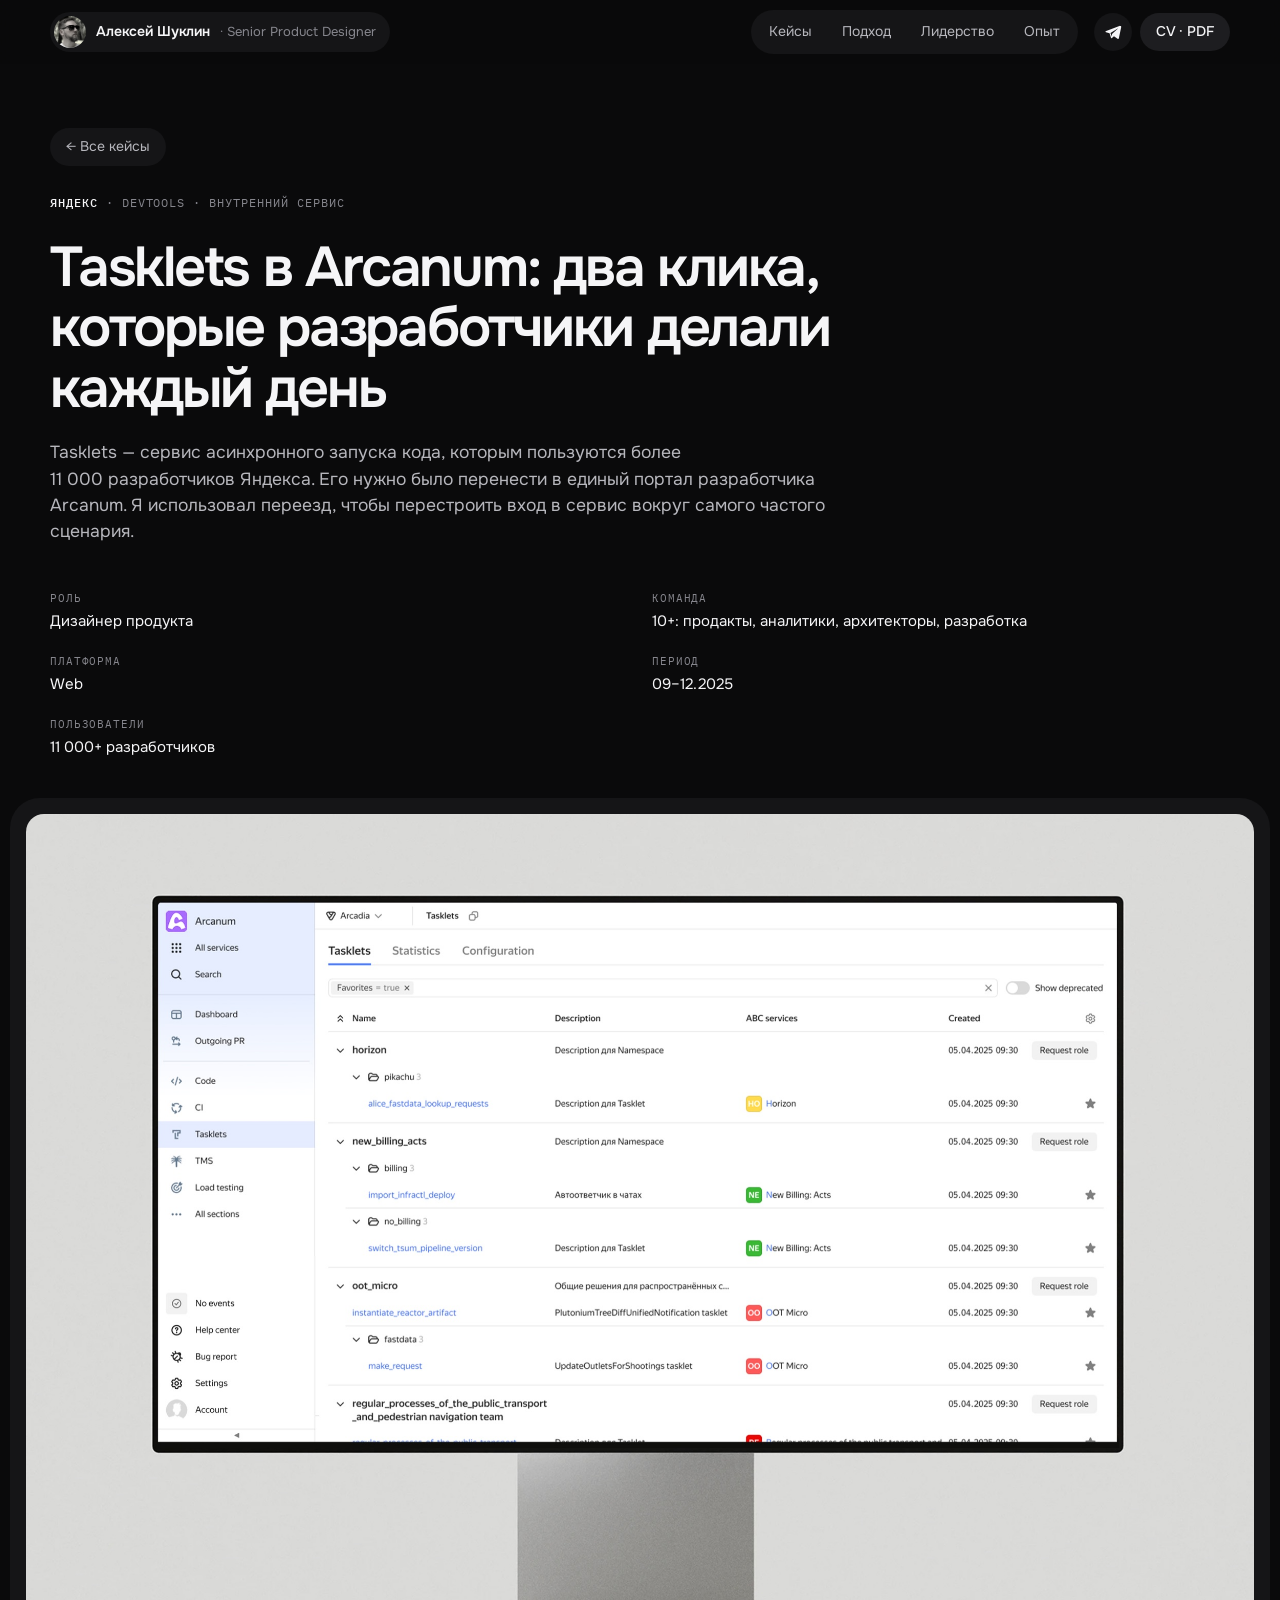
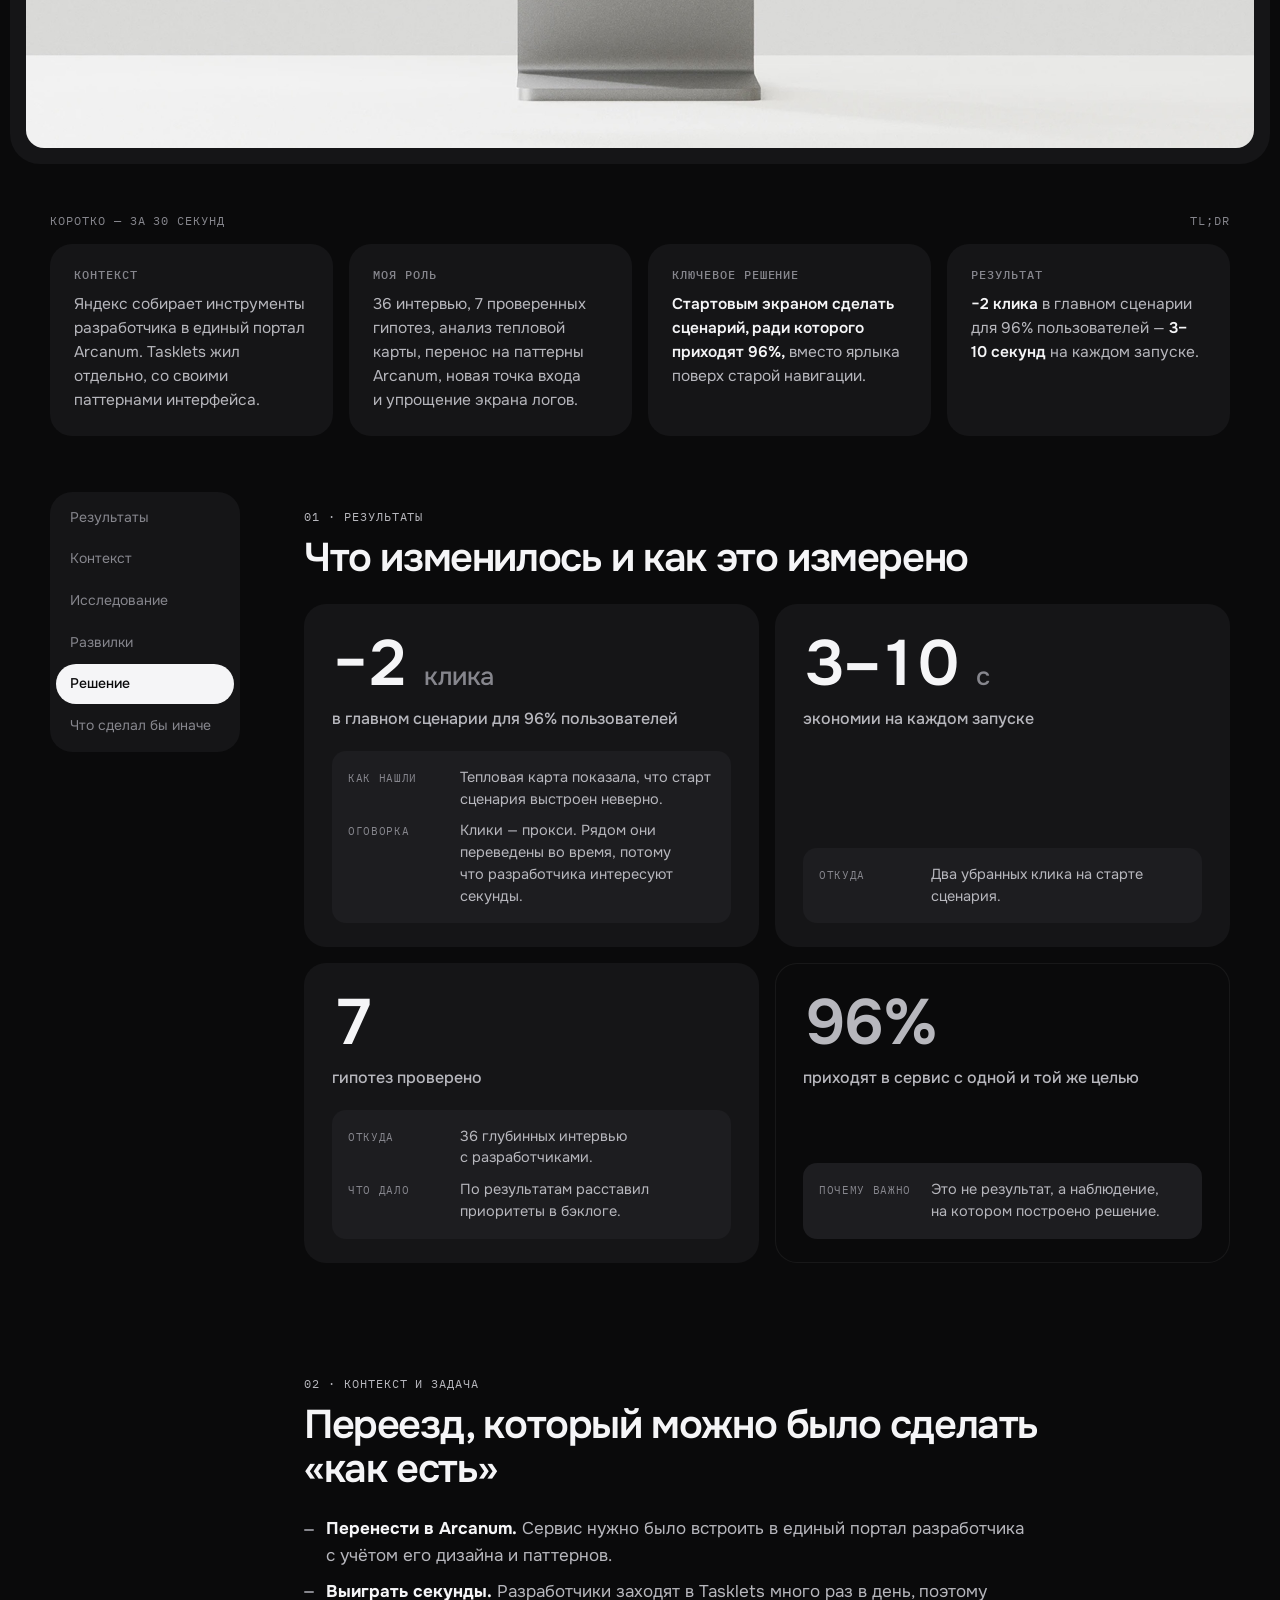
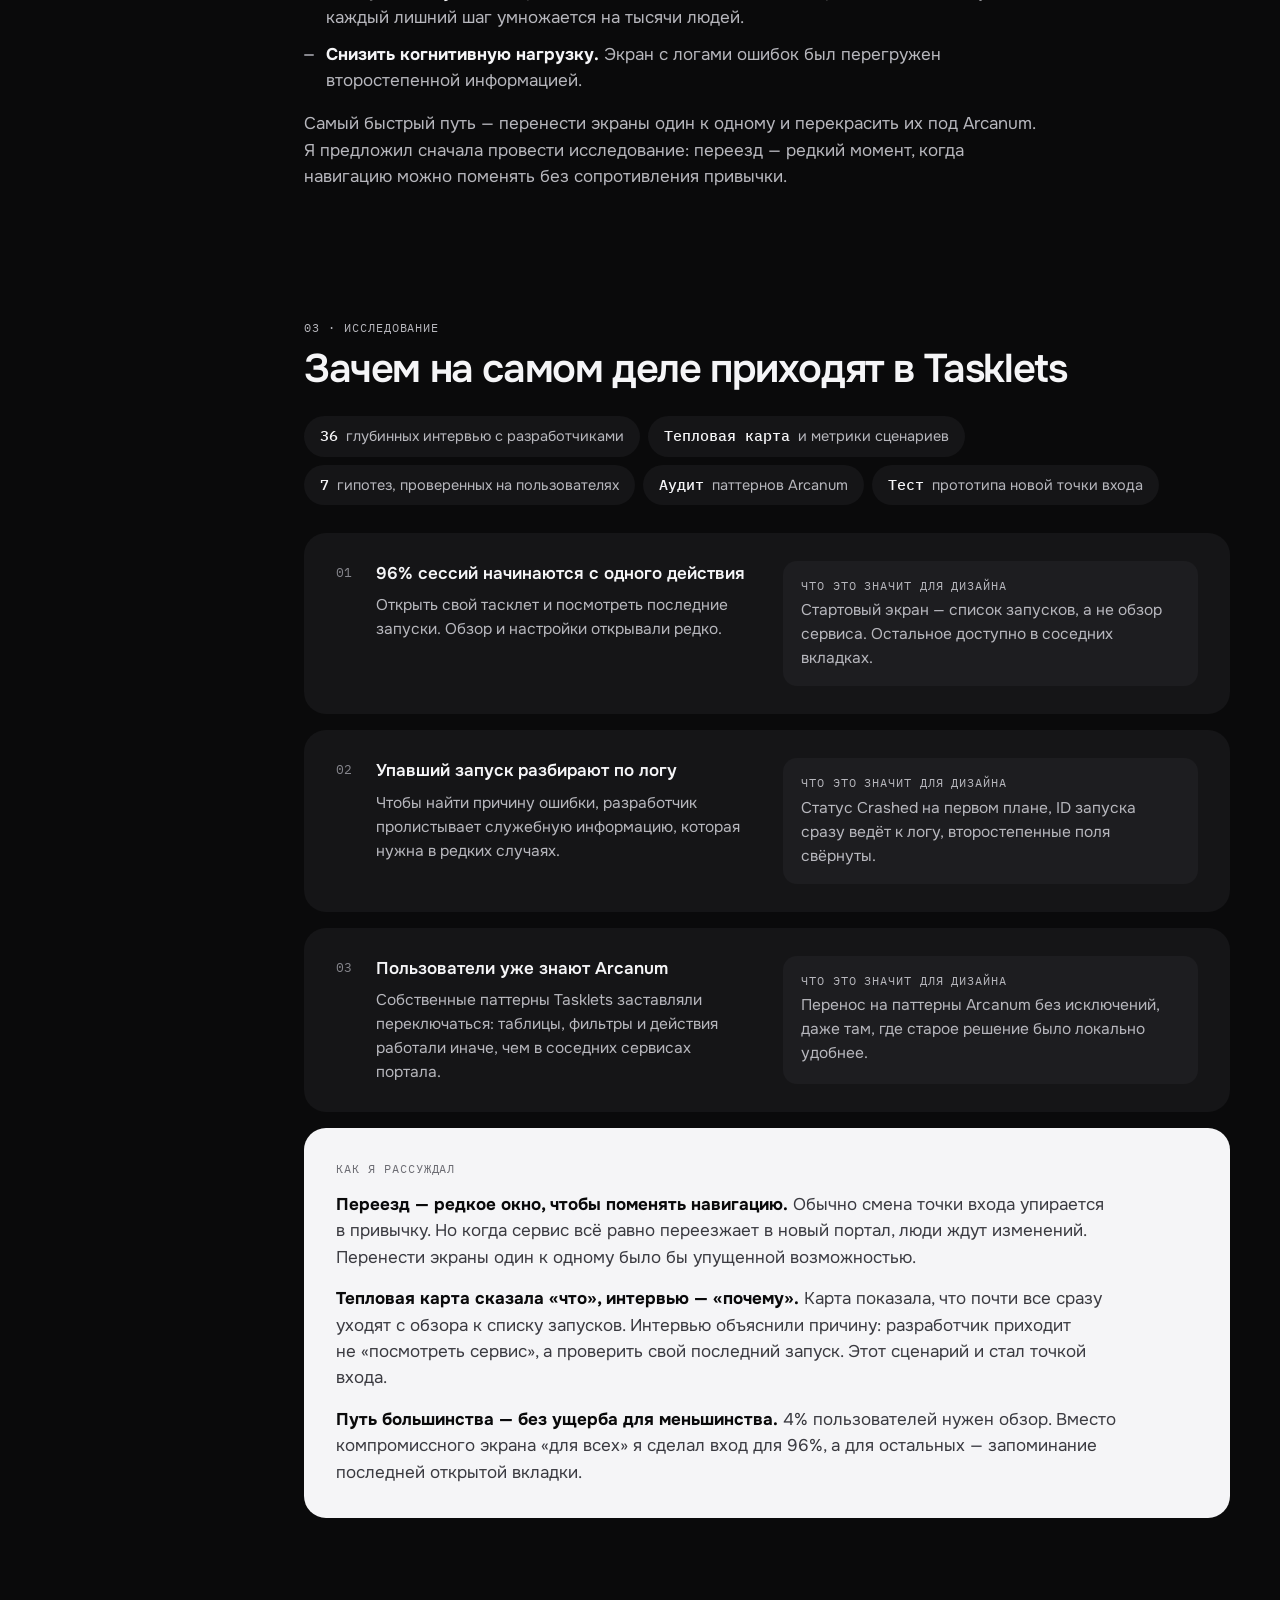
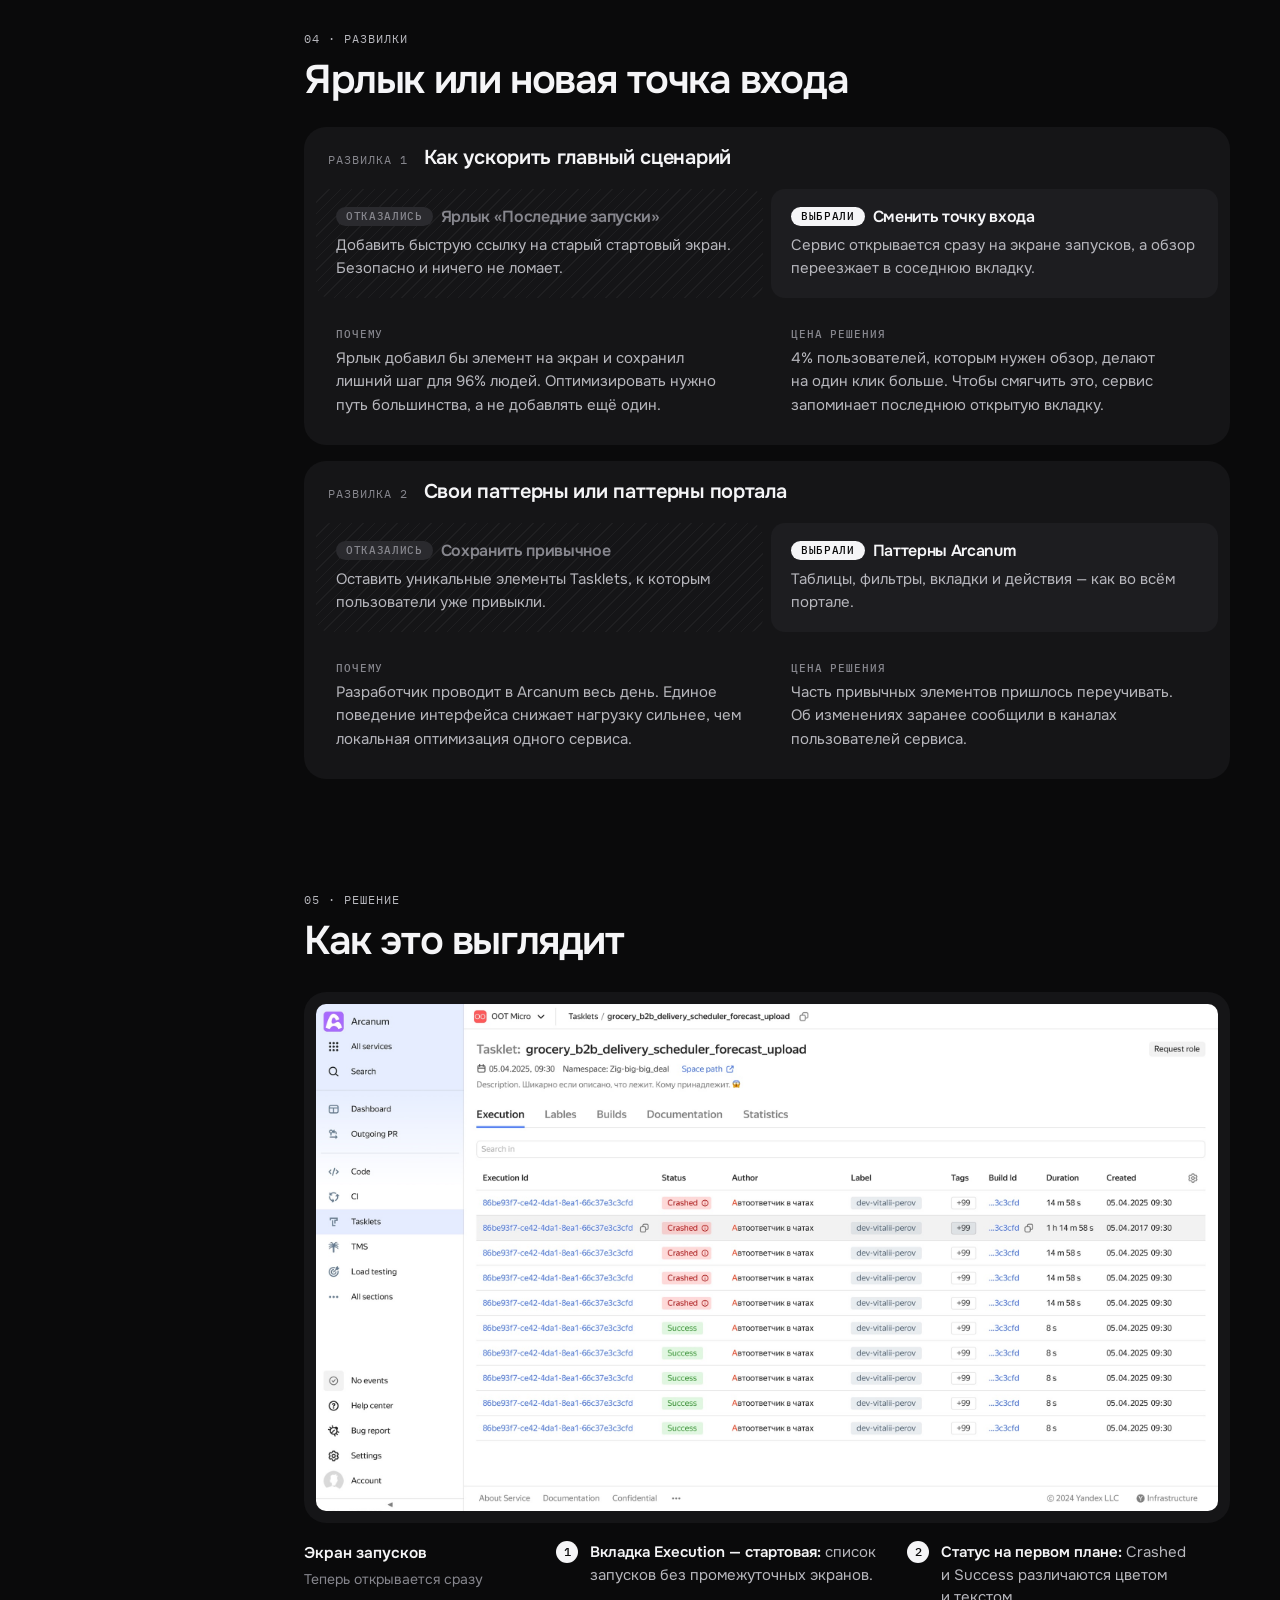
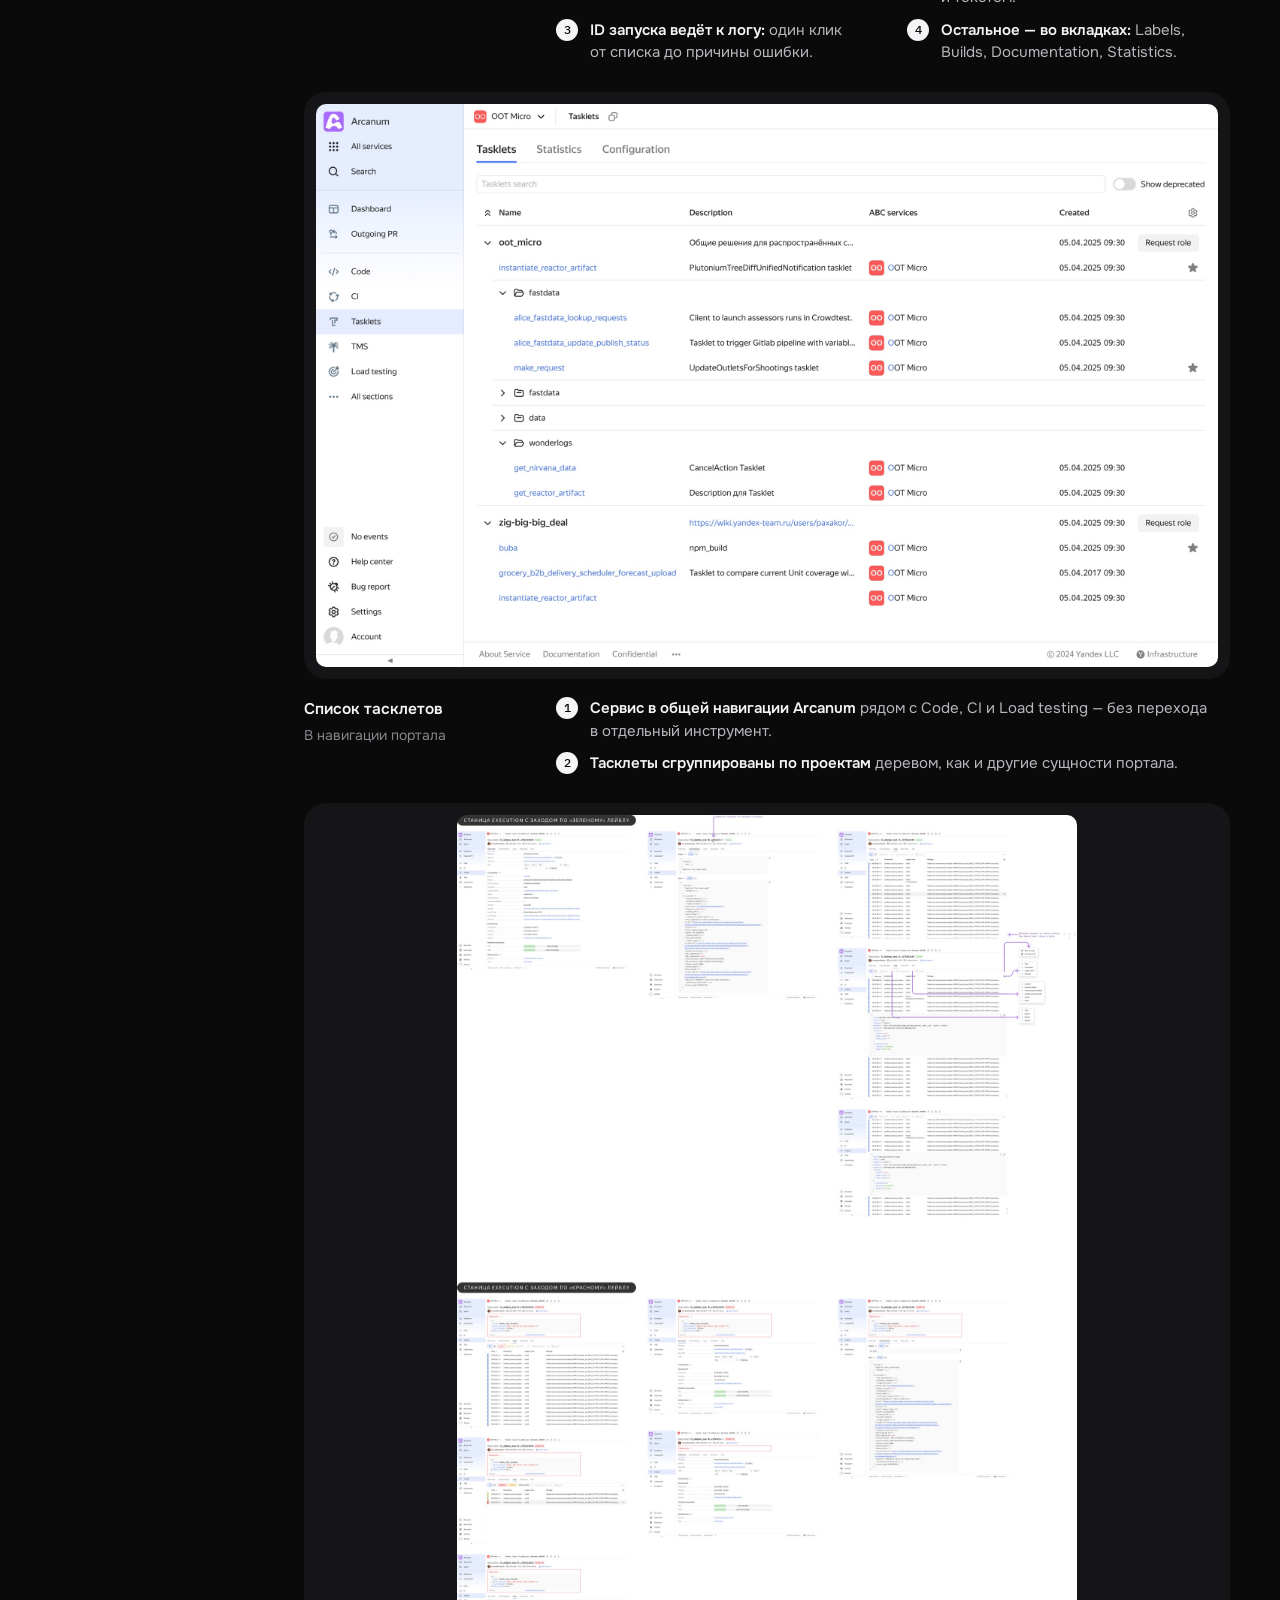
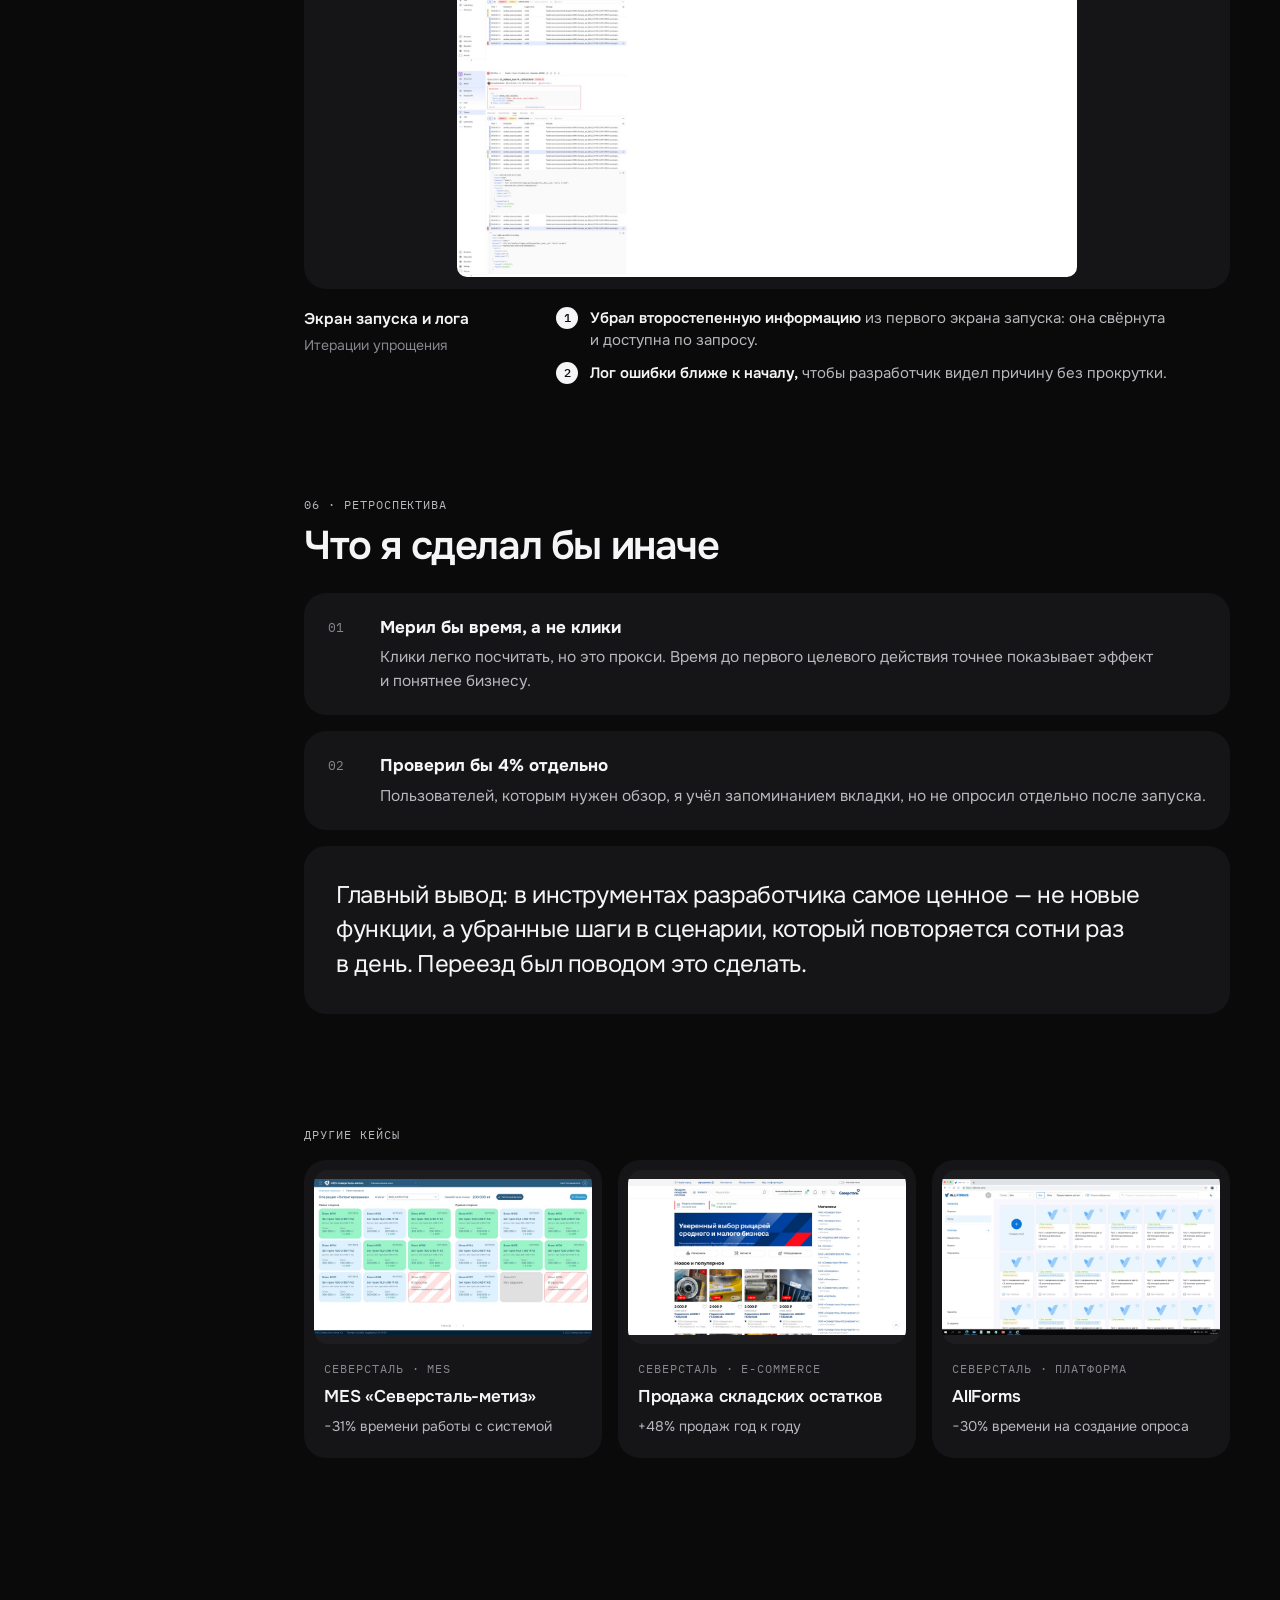
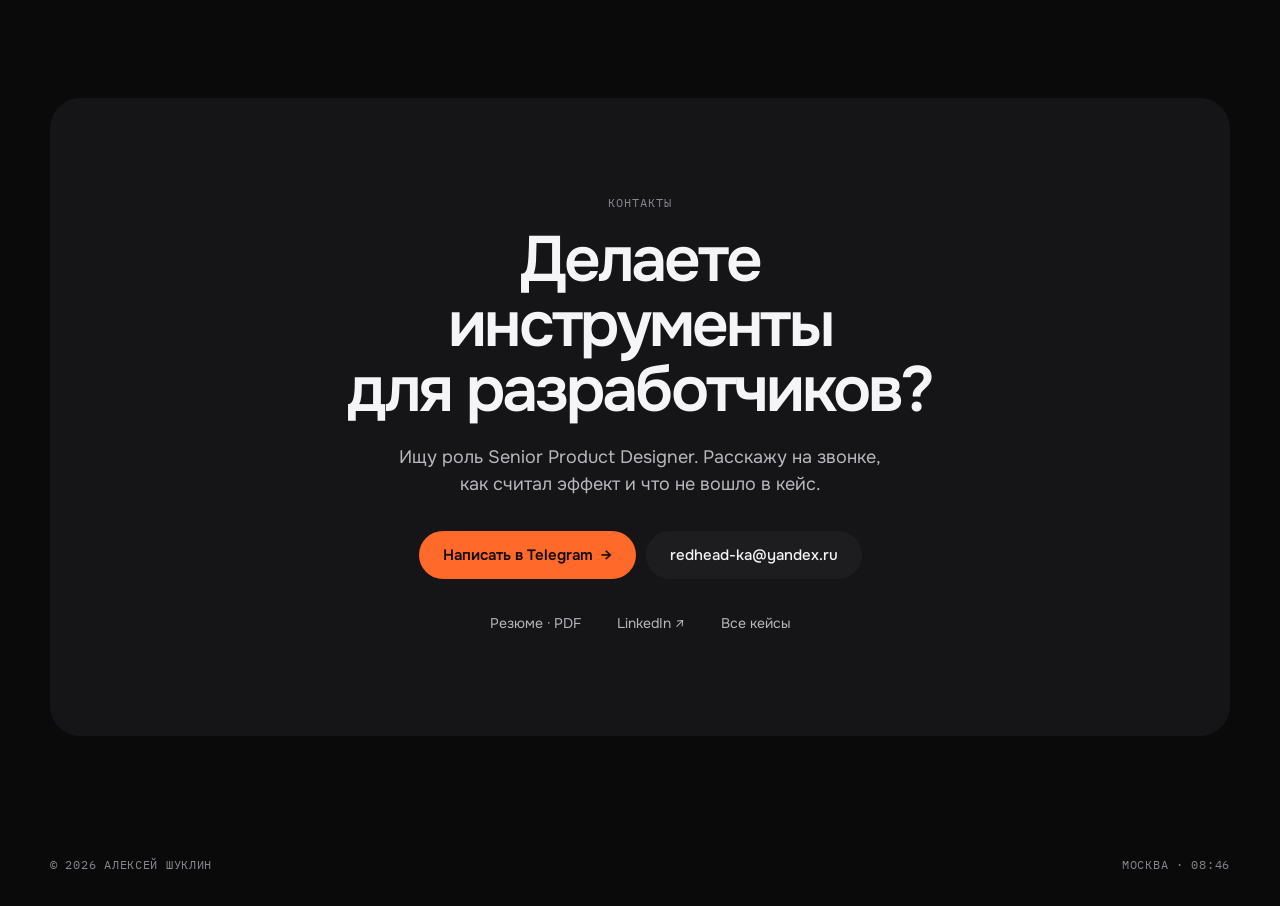
<file: cases/tasklets.html>
<!doctype html>
<html lang="ru">
<head>
  <meta charset="utf-8">
  <meta name="viewport" content="width=device-width, initial-scale=1">
  <title>Tasklets в Arcanum (Яндекс) — кейс · Алексей Шуклин</title>
  <meta name="description" content="Перенос сервиса асинхронного запуска кода Tasklets в портал разработчика Яндекса Arcanum и новая точка входа по данным о поведении: −2 клика для 96% пользователей.">
  <meta property="og:type" content="article">
  <meta property="og:title" content="Tasklets в Arcanum: два клика, которые разработчики делали каждый день">
  <meta property="og:description" content="Яндекс, DevTools. Новая точка входа по данным: −2 клика в главном сценарии для 96% пользователей.">
  <meta property="og:image" content="../assets/img/tasklets/list.jpg">
  <meta name="twitter:card" content="summary_large_image">
  <meta name="theme-color" content="#0a0a0b">
  <link rel="icon" href="data:image/svg+xml,%3Csvg xmlns='http://www.w3.org/2000/svg' viewBox='0 0 32 32'%3E%3Crect width='32' height='32' rx='9' fill='%2316161a'/%3E%3Cpath d='M4 28 28 4' stroke='%23ff6a2b' stroke-width='6' stroke-linecap='round'/%3E%3C/svg%3E">
  <link rel="preconnect" href="https://fonts.googleapis.com">
  <link rel="preconnect" href="https://fonts.gstatic.com" crossorigin>
  <link href="https://fonts.googleapis.com/css2?family=IBM+Plex+Mono:wght@400;500&family=Onest:wght@400;500;600;700&display=swap" rel="stylesheet">
  <link rel="stylesheet" href="../assets/styles.css?v=20">
</head>
<body>
<a class="skip-link" href="#main">Перейти к содержимому</a>

<header class="site-header">
  <div class="wrap header-inner">
    <a class="me" href="../index.html" aria-label="Алексей Шуклин — на главную">
      <img src="../assets/img/portrait.jpg" alt="" width="32" height="32">
      <strong>Алексей Шуклин</strong><span>Senior Product Designer</span>
    </a>
    <nav class="nav" aria-label="Основная навигация">
      <a href="../index.html#cases">Кейсы</a>
      <a href="../index.html#approach">Подход</a>
      <a href="../index.html#leadership">Лидерство</a>
      <a href="../index.html#experience">Опыт</a>
    </nav>
    <div class="header-cta">
      <a class="icon-btn" href="https://t.me/yugureshu" target="_blank" rel="noopener" aria-label="Написать в Telegram">
        <svg viewBox="0 0 24 24" fill="currentColor" aria-hidden="true"><path d="M21.4 3.6 2.9 10.7c-1.2.5-1.2 1.2-.2 1.5l4.7 1.5 1.8 5.6c.2.6.1.9.8.9.5 0 .7-.2 1-.5l2.3-2.2 4.8 3.5c.9.5 1.5.2 1.7-.8l3.1-14.7c.3-1.3-.5-1.9-1.5-1.4ZM8.6 13.4l9.2-5.8c.5-.3.9-.1.5.2l-7.6 6.9-.3 3.2-1.8-4.5Z"/></svg>
      </a>
      <a class="btn btn-sm" href="../assets/Aleksei_Shuklin_Senior_Product_Designer.pdf" download>CV · PDF</a>
    </div>
  </div>
</header>

<main id="main">
  <section class="case-hero">
    <div class="wrap">
      <a class="back" href="../index.html#cases">← Все кейсы</a>
      <p class="eyebrow"><b>Яндекс</b> · DevTools · внутренний сервис</p>
      <h1>Tasklets в Arcanum: два клика, которые разработчики делали каждый день</h1>
      <p class="lead">Tasklets — сервис асинхронного запуска кода, которым пользуются более 11 000 разработчиков Яндекса. Его нужно было перенести в единый портал разработчика Arcanum. Я использовал переезд, чтобы перестроить вход в сервис вокруг самого частого сценария.</p>

      <dl class="meta">
        <div><dt>Роль</dt><dd>Дизайнер продукта</dd></div>
        <div><dt>Команда</dt><dd>10+: продакты, аналитики, архитекторы, разработка</dd></div>
        <div><dt>Платформа</dt><dd>Web</dd></div>
        <div><dt>Период</dt><dd>09–12.2025</dd></div>
        <div><dt>Пользователи</dt><dd>11 000+ разработчиков</dd></div>
      </dl>

      <div class="tldr" id="tldr">
        <div class="tldr-head"><span class="eyebrow">Коротко — за 30 секунд</span><span class="eyebrow">TL;DR</span></div>
        <div class="tldr-grid">
          <div><h3>Контекст</h3><p>Яндекс собирает инструменты разработчика в единый портал Arcanum. Tasklets жил отдельно, со своими паттернами интерфейса.</p></div>
          <div><h3>Моя роль</h3><p>36 интервью, 7 проверенных гипотез, анализ тепловой карты, перенос на паттерны Arcanum, новая точка входа и упрощение экрана логов.</p></div>
          <div><h3>Ключевое решение</h3><p><strong>Стартовым экраном сделать сценарий, ради которого приходят 96%,</strong> вместо ярлыка поверх старой навигации.</p></div>
          <div><h3>Результат</h3><p><strong>−2 клика</strong> в главном сценарии для 96% пользователей — <strong>3–10 секунд</strong> на каждом запуске.</p></div>
        </div>
      </div>

      <figure class="cover">
        <img src="../assets/img/tasklets/cover.jpg" alt="Экран запусков тасклета в Arcanum: список запусков со статусами Crashed и Success" width="2400" height="1825">
      </figure>
    </div>
  </section>

  <div class="wrap case-layout">
    <nav class="toc" aria-label="Содержание кейса">
      <ol>
        <li><a href="#results">Результаты</a></li>
        <li><a href="#context">Контекст</a></li>
        <li><a href="#research">Исследование</a></li>
        <li><a href="#decisions">Развилки</a></li>
        <li><a href="#solution">Решение</a></li>
        <li><a href="#retro">Что сделал бы иначе</a></li>
      </ol>
    </nav>

    <div>
      <section class="block" id="results">
        <p class="eyebrow">01 · Результаты</p>
        <h2>Что изменилось и как это измерено</h2>
        <div class="metrics">
          <article class="metric">
            <div class="value">−2 <small>клика</small></div>
            <p class="label">в главном сценарии для 96% пользователей</p>
            <dl><div><dt>Как нашли</dt><dd>Тепловая карта показала, что старт сценария выстроен неверно.</dd></div><div><dt>Оговорка</dt><dd>Клики — прокси. Рядом они переведены во время, потому что разработчика интересуют секунды.</dd></div></dl>
          </article>
          <article class="metric">
            <div class="value">3–10 <small>с</small></div>
            <p class="label">экономии на каждом запуске</p>
            <dl><div><dt>Откуда</dt><dd>Два убранных клика на старте сценария.</dd></div></dl>
          </article>
          <article class="metric">
            <div class="value">7</div>
            <p class="label">гипотез проверено</p>
            <dl><div><dt>Откуда</dt><dd>36 глубинных интервью с разработчиками.</dd></div><div><dt>Что дало</dt><dd>По результатам расставил приоритеты в бэклоге.</dd></div></dl>
          </article>
          <article class="metric is-caveat">
            <div class="value">96%</div>
            <p class="label">приходят в сервис с одной и той же целью</p>
            <dl><div><dt>Почему важно</dt><dd>Это не результат, а наблюдение, на котором построено решение.</dd></div></dl>
          </article>
        </div>
      </section>

      <section class="block" id="context">
        <p class="eyebrow">02 · Контекст и задача</p>
        <h2>Переезд, который можно было сделать «как есть»</h2>
        <ul class="bullets prose">
          <li><b>Перенести в Arcanum.</b> Сервис нужно было встроить в единый портал разработчика с учётом его дизайна и паттернов.</li>
          <li><b>Выиграть секунды.</b> Разработчики заходят в Tasklets много раз в день, поэтому каждый лишний шаг умножается на тысячи людей.</li>
          <li><b>Снизить когнитивную нагрузку.</b> Экран с логами ошибок был перегружен второстепенной информацией.</li>
        </ul>
        <div class="prose"><p>Самый быстрый путь — перенести экраны один к одному и перекрасить их под Arcanum. Я предложил сначала провести исследование: переезд — редкий момент, когда навигацию можно поменять без сопротивления привычки.</p></div>
      </section>

      <section class="block" id="research">
        <p class="eyebrow">03 · Исследование</p>
        <h2>Зачем на самом деле приходят в Tasklets</h2>
        <div class="methods">
          <span class="method"><b>36</b> глубинных интервью с разработчиками</span>
          <span class="method"><b>Тепловая карта</b> и метрики сценариев</span>
          <span class="method"><b>7</b> гипотез, проверенных на пользователях</span>
          <span class="method"><b>Аудит</b> паттернов Arcanum</span>
          <span class="method"><b>Тест</b> прототипа новой точки входа</span>
        </div>
        <ol class="insights">
          <li class="insight">
            <div class="found"><b>96% сессий начинаются с одного действия</b><p>Открыть свой тасклет и посмотреть последние запуски. Обзор и настройки открывали редко.</p></div>
            <div class="so"><p class="eyebrow">Что это значит для дизайна</p><p>Стартовый экран — список запусков, а не обзор сервиса. Остальное доступно в соседних вкладках.</p></div>
          </li>
          <li class="insight">
            <div class="found"><b>Упавший запуск разбирают по логу</b><p>Чтобы найти причину ошибки, разработчик пролистывает служебную информацию, которая нужна в редких случаях.</p></div>
            <div class="so"><p class="eyebrow">Что это значит для дизайна</p><p>Статус Crashed на первом плане, ID запуска сразу ведёт к логу, второстепенные поля свёрнуты.</p></div>
          </li>
          <li class="insight">
            <div class="found"><b>Пользователи уже знают Arcanum</b><p>Собственные паттерны Tasklets заставляли переключаться: таблицы, фильтры и действия работали иначе, чем в соседних сервисах портала.</p></div>
            <div class="so"><p class="eyebrow">Что это значит для дизайна</p><p>Перенос на паттерны Arcanum без исключений, даже там, где старое решение было локально удобнее.</p></div>
          </li>
        </ol>

        <div class="thinking">
          <p class="eyebrow">Как я рассуждал</p>
          <p><b>Переезд — редкое окно, чтобы поменять навигацию.</b> Обычно смена точки входа упирается в привычку. Но когда сервис всё равно переезжает в новый портал, люди ждут изменений. Перенести экраны один к одному было бы упущенной возможностью.</p>
          <p><b>Тепловая карта сказала «что», интервью — «почему».</b> Карта показала, что почти все сразу уходят с обзора к списку запусков. Интервью объяснили причину: разработчик приходит не «посмотреть сервис», а проверить свой последний запуск. Этот сценарий и стал точкой входа.</p>
          <p><b>Путь большинства — без ущерба для меньшинства.</b> 4% пользователей нужен обзор. Вместо компромиссного экрана «для всех» я сделал вход для 96%, а для остальных — запоминание последней открытой вкладки.</p>
        </div>
      </section>

      <section class="block" id="decisions">
        <p class="eyebrow">04 · Развилки</p>
        <h2>Ярлык или новая точка входа</h2>
        <article class="decision">
          <div class="decision-head"><span class="eyebrow">Развилка 1</span><h3>Как ускорить главный сценарий</h3></div>
          <div class="options">
            <div class="option rejected"><h4><span class="pill no">Отказались</span>Ярлык «Последние запуски»</h4><p>Добавить быструю ссылку на старый стартовый экран. Безопасно и ничего не ломает.</p></div>
            <div class="option"><h4><span class="pill yes">Выбрали</span>Сменить точку входа</h4><p>Сервис открывается сразу на экране запусков, а обзор переезжает в соседнюю вкладку.</p></div>
          </div>
          <div class="decision-why">
            <div><b>Почему</b>Ярлык добавил бы элемент на экран и сохранил лишний шаг для 96% людей. Оптимизировать нужно путь большинства, а не добавлять ещё один.</div>
            <div><b>Цена решения</b>4% пользователей, которым нужен обзор, делают на один клик больше. Чтобы смягчить это, сервис запоминает последнюю открытую вкладку.</div>
          </div>
        </article>
        <article class="decision">
          <div class="decision-head"><span class="eyebrow">Развилка 2</span><h3>Свои паттерны или паттерны портала</h3></div>
          <div class="options">
            <div class="option rejected"><h4><span class="pill no">Отказались</span>Сохранить привычное</h4><p>Оставить уникальные элементы Tasklets, к которым пользователи уже привыкли.</p></div>
            <div class="option"><h4><span class="pill yes">Выбрали</span>Паттерны Arcanum</h4><p>Таблицы, фильтры, вкладки и действия — как во всём портале.</p></div>
          </div>
          <div class="decision-why">
            <div><b>Почему</b>Разработчик проводит в Arcanum весь день. Единое поведение интерфейса снижает нагрузку сильнее, чем локальная оптимизация одного сервиса.</div>
            <div><b>Цена решения</b>Часть привычных элементов пришлось переучивать. Об изменениях заранее сообщили в каналах пользователей сервиса.</div>
          </div>
        </article>
      </section>

      <section class="block" id="solution">
        <p class="eyebrow">05 · Решение</p>
        <h2>Как это выглядит</h2>
        <figure class="figure">
          <div class="figure-frame">
            <img src="../assets/img/tasklets/runs.jpg" alt="Экран запусков тасклета: вкладки Execution, Labels, Builds, Documentation, Statistics и таблица запусков" width="2400" height="1350" loading="lazy">
          </div>
          <figcaption>
            <p class="cap-title">Экран запусков<span>Теперь открывается сразу</span></p>
            <ol class="annotations two">
              <li><b>Вкладка Execution — стартовая:</b> список запусков без промежуточных экранов.</li>
              <li><b>Статус на первом плане:</b> Crashed и Success различаются цветом и текстом.</li>
              <li><b>ID запуска ведёт к логу:</b> один клик от списка до причины ошибки.</li>
              <li><b>Остальное — во вкладках:</b> Labels, Builds, Documentation, Statistics.</li>
            </ol>
          </figcaption>
        </figure>

        <figure class="figure">
          <div class="figure-frame">
            <img src="../assets/img/tasklets/list.jpg" alt="Список тасклетов, сгруппированный по проектам, в боковой навигации Arcanum" width="2400" height="1500" loading="lazy">
          </div>
          <figcaption>
            <p class="cap-title">Список тасклетов<span>В навигации портала</span></p>
            <ol class="annotations">
              <li><b>Сервис в общей навигации Arcanum</b> рядом с Code, CI и Load testing — без перехода в отдельный инструмент.</li>
              <li><b>Тасклеты сгруппированы по проектам</b> деревом, как и другие сущности портала.</li>
            </ol>
          </figcaption>
        </figure>

        <figure class="figure dark tall">
          <div class="figure-frame">
            <img src="../assets/img/tasklets/execution.jpg" alt="Варианты экрана запуска и лога ошибок" width="1600" height="2740" loading="lazy">
          </div>
          <figcaption>
            <p class="cap-title">Экран запуска и лога<span>Итерации упрощения</span></p>
            <ol class="annotations">
              <li><b>Убрал второстепенную информацию</b> из первого экрана запуска: она свёрнута и доступна по запросу.</li>
              <li><b>Лог ошибки ближе к началу,</b> чтобы разработчик видел причину без прокрутки.</li>
            </ol>
          </figcaption>
        </figure>
      </section>

      <section class="block" id="retro">
        <p class="eyebrow">06 · Ретроспектива</p>
        <h2>Что я сделал бы иначе</h2>
        <ol class="retro">
          <li><div><b>Мерил бы время, а не клики</b><p>Клики легко посчитать, но это прокси. Время до первого целевого действия точнее показывает эффект и понятнее бизнесу.</p></div></li>
          <li><div><b>Проверил бы 4% отдельно</b><p>Пользователей, которым нужен обзор, я учёл запоминанием вкладки, но не опросил отдельно после запуска.</p></div></li>
        </ol>
        <div class="summary" style="margin-top:var(--gap)">
          <p>Главный вывод: в инструментах разработчика самое ценное — не новые функции, а убранные шаги в сценарии, который повторяется сотни раз в день. Переезд был поводом это сделать.</p>
        </div>
      </section>

      <section class="block">
        <p class="eyebrow">Другие кейсы</p>
        <div class="next" style="margin-top:16px">
          <a href="mes-metiz.html"><img src="../assets/img/home/mes.jpg" alt="" width="1600" height="900" loading="lazy"><span class="eyebrow">Северсталь · MES</span><b>MES «Северсталь-метиз»</b><span class="m">−31% времени работы с системой</span></a>
          <a href="marketplace.html"><img src="../assets/img/home/market.jpg" alt="" width="1600" height="900" loading="lazy"><span class="eyebrow">Северсталь · E-commerce</span><b>Продажа складских остатков</b><span class="m">+48% продаж год к году</span></a>
          <a href="allforms.html"><img src="../assets/img/home/allforms.jpg" alt="" width="1600" height="900" loading="lazy"><span class="eyebrow">Северсталь · платформа</span><b>AllForms</b><span class="m">−30% времени на создание опроса</span></a>
        </div>
      </section>
    </div>
  </div>

  <section class="section contact" id="contact" aria-labelledby="contact-title">
    <div class="wrap">
      <div class="tile">
        <p class="eyebrow" style="margin-bottom:16px">Контакты</p>
        <h2 id="contact-title">Делаете инструменты для разработчиков?</h2>
        <p class="sub">Ищу роль Senior Product Designer. Расскажу на звонке, как считал эффект и что не вошло в кейс.</p>
        <div class="btn-row center">
          <a class="btn btn-primary" href="https://t.me/yugureshu" target="_blank" rel="noopener">Написать в Telegram <span class="arr" aria-hidden="true">→</span></a>
          <a class="btn" href="mailto:redhead-ka@yandex.ru">redhead-ka@yandex.ru</a>
        </div>
        <ul class="chips center">
          <li><a class="chip" href="../assets/Aleksei_Shuklin_Senior_Product_Designer.pdf" download>Резюме · PDF</a></li>
          <li><a class="chip" href="https://www.linkedin.com/in/%D0%B0%D0%BB%D0%B5%D0%BA%D1%81%D0%B5%D0%B9-%D1%88%D1%83%D0%BA%D0%BB%D0%B8%D0%BD-abb809121/" target="_blank" rel="noopener">LinkedIn ↗</a></li>
          <li><a class="chip" href="../index.html#cases">Все кейсы</a></li>
        </ul>
      </div>
    </div>
  </section>
</main>

<footer class="site-footer">
  <div class="wrap">
    <span>© <span data-year>2026</span> Алексей Шуклин</span>
    <span>Москва · <span data-clock>--:--</span></span>
  </div>
</footer>

<script src="../assets/main.js?v=4"></script>
</body>
</html>
</file>
<file: assets/styles.css>
/* =========================================================
   Алексей Шуклин — портфолио
   Принципы (общее у apple.com, eduardoduccigne.co, galimovilnur-portfolio.ru):
   1. Сначала работа, потом слова: визуал крупно, текста — строка и абзац.
   2. Система плиток: скруглённые контейнеры на нейтральном фоне,
      ровные зазоры, без обводок — разделение тоном фона.
   3. Иерархия плитки: мета → заголовок → одна строка → цифры → действие → визуал.
   4. Пилюли: кнопки и чипы одной формы; основная кнопка — заливка, вторая — тихая.
   5. Один акцент — только для действий. Цифры и заголовки — белые.
   6. Короткое центрированное высказывание в первом экране, контакт — в один клик.
   ========================================================= */

:root {
  color-scheme: dark;
  --bg: #0a0a0b;
  --surface: #151517;
  --surface-2: #1d1d20;
  --surface-3: #2a2a2e;
  --ink: #f5f5f7;
  --ink-2: #b7b7bd;
  --ink-3: #86868d;
  --accent: #ff6a2b;
  --accent-hover: #ff8550;
  --accent-ink: #ff9a66;
  --ok: #3ccf7c;

  --font: "Onest", system-ui, -apple-system, "Segoe UI", Roboto, Arial, sans-serif;
  --mono: "IBM Plex Mono", ui-monospace, SFMono-Regular, Menlo, Consolas, monospace;

  --wrap: 1180px;
  --gutter: 16px;
  --gap: 12px;
  --r-xs: 10px;
  --r-sm: 14px;
  --radius: 22px;
  --r-lg: 30px;
  --header-h: 64px;

  --hatch: repeating-linear-gradient(-45deg, transparent 0 7px, rgba(255, 255, 255, .045) 7px 8px);
  --shadow: 0 30px 60px -30px rgba(0, 0, 0, .9);
}
@media (min-width: 768px) { :root { --gutter: 32px; --gap: 16px; } }

*, *::before, *::after { box-sizing: border-box; }
html { -webkit-text-size-adjust: 100%; scroll-behavior: smooth; scroll-padding-top: calc(var(--header-h) + 16px); background: var(--bg); }
@media (prefers-reduced-motion: reduce) { html { scroll-behavior: auto; } }
body {
  margin: 0; background: var(--bg); color: var(--ink);
  font-family: var(--font); font-size: 17px; line-height: 1.55;
  -webkit-font-smoothing: antialiased; text-rendering: optimizeLegibility; overflow-x: hidden;
}
img { max-width: 100%; height: auto; display: block; }
a { color: inherit; }
p { margin: 0 0 1em; }
h1, h2, h3, h4 { margin: 0; font-weight: 600; letter-spacing: -0.02em; line-height: 1.12; }
ul, ol { margin: 0; padding: 0; }
button { font: inherit; color: inherit; }
::selection { background: var(--accent); color: #111; }
:focus-visible { outline: 2px solid var(--accent); outline-offset: 3px; border-radius: var(--r-xs); }

.wrap { max-width: calc(var(--wrap) + var(--gutter) * 2); margin: 0 auto; padding: 0 var(--gutter); }
.skip-link { position: absolute; left: 8px; top: -60px; z-index: 100; background: var(--ink); color: var(--bg); padding: 10px 14px; border-radius: var(--r-sm); text-decoration: none; font-size: 14px; }
.skip-link:focus { top: 8px; }

/* ---------- Типографика ---------- */
.eyebrow { font-family: var(--mono); font-size: 12px; line-height: 1.5; letter-spacing: .08em; text-transform: uppercase; color: var(--ink-3); }
.eyebrow b { color: var(--ink); font-weight: 500; }
.lead { font-size: clamp(18px, 2vw, 21px); line-height: 1.5; color: var(--ink-2); max-width: 44em; }
.dim { color: var(--ink-3); }

/* ---------- Пилюли: кнопки и чипы ---------- */
.btn {
  display: inline-flex; align-items: center; justify-content: center; gap: 8px;
  min-height: 48px; padding: 0 24px; border: 0; border-radius: 999px;
  background: var(--surface-2); color: var(--ink);
  font-size: 15px; font-weight: 500; text-decoration: none; white-space: nowrap; cursor: pointer;
  transition: background-color .15s ease, color .15s ease, transform .15s ease;
}
.btn:hover { background: var(--surface-3); }
.btn:active { transform: scale(.98); }
.btn-primary { background: var(--accent); color: #140a05; font-weight: 600; }
.btn-primary:hover { background: var(--accent-hover); }
.btn-sm { min-height: 38px; padding: 0 16px; font-size: 14px; }
.btn .arr { transition: transform .15s ease; }
.btn:hover .arr { transform: translateX(3px); }
.btn-row { display: flex; flex-wrap: wrap; gap: 10px; }
.btn-row.center { justify-content: center; }

.chips { display: flex; flex-wrap: wrap; gap: 8px; list-style: none; }
.chips.center { justify-content: center; }
.chip { display: inline-flex; align-items: center; gap: 6px; padding: 7px 14px; border-radius: 999px; background: var(--surface); color: var(--ink-2); font-size: 14px; line-height: 1.3; text-decoration: none; }
a.chip:hover { background: var(--surface-2); color: var(--ink); }
.chip.solid { background: var(--ink); color: var(--bg); font-weight: 500; }

.link { color: var(--accent-ink); text-decoration: underline; text-decoration-thickness: 1px; text-underline-offset: 3px; }

/* ---------- Шапка ---------- */
.site-header {
  position: sticky; top: 0; z-index: 50;
  background: color-mix(in srgb, var(--bg) 72%, transparent);
  -webkit-backdrop-filter: saturate(160%) blur(18px); backdrop-filter: saturate(160%) blur(18px);
}
.header-inner { height: var(--header-h); display: flex; align-items: center; gap: 16px; }
.me { display: inline-flex; align-items: center; gap: 10px; padding: 4px 14px 4px 4px; margin-right: auto; border-radius: 999px; background: var(--surface); text-decoration: none; }
.me img { width: 32px; height: 32px; border-radius: 50%; object-fit: cover; object-position: center 22%; filter: grayscale(90%) contrast(1.1); }
.me strong { font-size: 14px; font-weight: 600; letter-spacing: -0.01em; white-space: nowrap; }
.me span { display: none; font-size: 13px; color: var(--ink-3); white-space: nowrap; }
@media (min-width: 1100px) { .me span { display: inline; } .me span::before { content: "· "; } }
.nav { display: none; gap: 2px; padding: 4px; background: var(--surface); border-radius: 999px; }
.nav a { text-decoration: none; font-size: 14px; color: var(--ink-2); padding: 7px 14px; border-radius: 999px; }
.nav a:hover { color: var(--ink); background: var(--surface-2); }
@media (min-width: 900px) { .nav { display: flex; } }
.header-cta { display: flex; gap: 8px; align-items: center; }
.icon-btn { width: 38px; height: 38px; display: grid; place-items: center; border-radius: 50%; background: var(--surface); color: var(--ink); }
.icon-btn:hover { background: var(--surface-2); }
.icon-btn svg { width: 18px; height: 18px; }

/* ---------- Секции ---------- */
.section { padding: 72px 0; }
@media (min-width: 768px) { .section { padding: 112px 0; } }
.sec-head { text-align: center; max-width: 720px; margin: 0 auto 40px; }
@media (min-width: 768px) { .sec-head { margin-bottom: 56px; } }
.sec-head .eyebrow { margin-bottom: 14px; }
.sec-head h2 { font-size: clamp(32px, 4.6vw, 52px); letter-spacing: -0.035em; }
.sec-head p { margin: 16px auto 0; color: var(--ink-2); font-size: 18px; max-width: 36em; }

/* ---------- HERO ---------- */
.hero { padding: 40px 0 8px; text-align: center; }
@media (min-width: 768px) { .hero { padding: 64px 0 16px; } }
.who { margin: 0 0 18px; font-size: 15px; color: var(--ink-3); }
.who b { color: var(--ink); font-weight: 600; }
.avatar { width: 120px; height: 120px; margin: 0 auto 18px; border-radius: 50%; object-fit: cover; object-position: center 22%;
  filter: grayscale(90%) sepia(.1) contrast(1.12) brightness(.92); }
.status { display: inline-flex; align-items: center; gap: 10px; padding: 7px 16px 7px 12px; margin-top: 24px; text-align: left; border-radius: 999px; background: var(--surface); font-size: 14px; color: var(--ink-2); }
.status b { color: var(--ink); font-weight: 600; }
.status .dot { width: 8px; height: 8px; border-radius: 50%; background: var(--ok); box-shadow: 0 0 0 4px rgba(60, 207, 124, .18); animation: pulse 2.4s ease-in-out infinite; }
@keyframes pulse { 50% { box-shadow: 0 0 0 7px rgba(60, 207, 124, .05); } }
@media (prefers-reduced-motion: reduce) { .status .dot { animation: none; } }
.hero h1 { font-size: clamp(40px, 6.6vw, 84px); line-height: 1; letter-spacing: -0.05em; max-width: 15ch; margin: 0 auto 24px; }
.hero h1 .dim { color: var(--ink-3); }
.hero .sub { font-size: clamp(18px, 2vw, 22px); line-height: 1.45; color: var(--ink-2); max-width: 34em; margin: 0 auto 28px; }
.hero .chips { margin-bottom: 32px; }

/* ---------- Плитки ---------- */
.tiles { display: grid; gap: var(--gap); }
@media (min-width: 768px) { .tiles.two { grid-template-columns: repeat(2, minmax(0, 1fr)); } }
@media (min-width: 900px) { .tiles.four { grid-template-columns: repeat(4, minmax(0, 1fr)); } }
@media (min-width: 600px) and (max-width: 899px) { .tiles.four { grid-template-columns: repeat(2, minmax(0, 1fr)); } }
.tile { position: relative; background: var(--surface); border-radius: var(--r-lg); padding: 28px; overflow: hidden; }
@media (min-width: 768px) { .tile { padding: 36px; } }

/* Кейсы: одинаковые плитки 2×2 */
.cases { grid-auto-rows: 1fr; }
.case {
  display: flex; flex-direction: column; padding: 0; text-decoration: none; color: inherit;
  transition: transform .3s cubic-bezier(.2, .7, .2, 1), box-shadow .3s ease, background-color .3s ease;
}
.case:hover { transform: translateY(-4px); box-shadow: var(--shadow); background: #18181b; }
.case-top { padding: 28px 28px 24px; display: flex; flex-direction: column; gap: 10px; flex: 1; }
@media (min-width: 768px) { .case-top { padding: 36px 36px 28px; } }
.case-meta { display: flex; flex-wrap: wrap; gap: 6px 14px; font-family: var(--mono); font-size: 12px; letter-spacing: .08em; text-transform: uppercase; color: var(--ink-3); }
.case-meta b { color: var(--ink); font-weight: 500; }
.case h3 { font-size: clamp(24px, 2.6vw, 32px); letter-spacing: -0.03em; }
.case .one { margin: 0; color: var(--ink-2); font-size: 16px; line-height: 1.45; min-height: 2.9em; }
.nums { display: grid; grid-template-columns: 1fr 1fr; gap: 8px; margin-top: auto; padding-top: 10px; }
.num-tile { padding: 14px 16px; border-radius: var(--r-sm); background: var(--surface-2); }
.num-tile b { display: block; white-space: nowrap; font-size: clamp(22px, 6vw, 28px); font-weight: 600; letter-spacing: -0.035em; line-height: 1.05; font-variant-numeric: tabular-nums; }
.num-tile span { display: block; min-height: 2.7em; margin-top: 6px; font-size: 13px; line-height: 1.35; color: var(--ink-3); }
.plate { position: relative; margin: auto 28px 28px; border-radius: var(--r-sm); background: var(--surface-2); aspect-ratio: 16 / 10; overflow: hidden; }
@media (max-width: 600px) { .plate { aspect-ratio: 4 / 3; } }
@media (min-width: 768px) { .plate { margin: auto 36px 36px; } }
.plate img { position: absolute; inset: 0; width: 100%; height: 100%; object-fit: cover; object-position: top left; transition: transform .6s cubic-bezier(.2, .7, .2, 1); }
.case:hover .plate img { transform: scale(1.03); }
.see { position: absolute; left: 16px; bottom: 16px; z-index: 1; display: inline-flex; align-items: center; gap: 8px; padding: 10px 16px; border-radius: 999px; background: rgba(10, 10, 11, .78); -webkit-backdrop-filter: blur(10px); backdrop-filter: blur(10px); color: #fff; font-size: 14px; font-weight: 500; transition: background .2s, color .2s; }
.case:hover .see { background: var(--accent); color: #140a05; }
.badge { position: absolute; right: 16px; top: 16px; z-index: 1; padding: 6px 12px; border-radius: 999px; background: var(--ink); color: var(--bg); font-family: var(--mono); font-size: 11px; letter-spacing: .08em; text-transform: uppercase; }

/* Подход */
.way h3 { font-size: 22px; letter-spacing: -0.02em; margin: 14px 0 10px; }
.way p { margin: 0; color: var(--ink-2); font-size: 16px; }
.way .n { font-family: var(--mono); font-size: 13px; color: var(--ink-3); }
.way .proof { margin-top: 20px; padding: 14px 16px; border-radius: var(--r-sm); background: var(--surface-2); font-size: 14.5px; color: var(--ink-2); }
.way .proof a { color: var(--ink); font-weight: 500; text-decoration: underline; text-underline-offset: 3px; text-decoration-thickness: 1px; }

/* Лидерство: крупные цифры */
.stat { text-align: center; padding: 32px 24px; }
.stat b { display: block; font-size: clamp(48px, 6vw, 72px); font-weight: 600; letter-spacing: -0.05em; line-height: 1; }
.stat h3 { font-size: 16px; font-weight: 600; margin: 14px 0 6px; }
.stat p { margin: 0; font-size: 14.5px; color: var(--ink-3); }
.path { margin-top: var(--gap); }
.path .eyebrow { margin-bottom: 18px; }
.steps { list-style: none; display: grid; gap: 8px; counter-reset: st; }
@media (min-width: 768px) { .steps { grid-template-columns: repeat(3, 1fr); } }
.steps li { counter-increment: st; padding: 18px 20px; border-radius: var(--r-sm); background: var(--surface-2); }
.steps li::before { content: "0" counter(st); display: block; font-family: var(--mono); font-size: 12px; color: var(--ink-3); margin-bottom: 8px; }
.steps li b { display: block; font-size: 17px; }
.steps li span { font-size: 14px; color: var(--ink-3); }
.steps li:last-child { background: var(--ink); color: var(--bg); }
.steps li:last-child::before, .steps li:last-child span { color: #55555c; }
.path-note { margin: 18px 0 0; font-size: 15px; color: var(--ink-2); }

/* Опыт */
.exp { list-style: none; }
.exp li { display: grid; gap: 4px 32px; padding: 22px 0; }
.exp li + li { box-shadow: inset 0 1px 0 rgba(255, 255, 255, .06); }
.exp li:first-child { padding-top: 0; }
.exp li:last-child { padding-bottom: 0; }
@media (min-width: 900px) { .exp li { grid-template-columns: 170px 1fr 1.25fr; align-items: baseline; } }
.exp .when { font-family: var(--mono); font-size: 13px; color: var(--ink-3); }
.exp h3 { font-size: 20px; }
.exp .role { display: block; margin-top: 4px; font-size: 15px; color: var(--ink-3); font-weight: 400; letter-spacing: 0; }
.exp p { margin: 0; color: var(--ink-2); font-size: 15.5px; }
.side h4 { font-family: var(--mono); font-size: 12px; text-transform: uppercase; letter-spacing: .08em; color: var(--ink-3); font-weight: 400; margin-bottom: 16px; }
.side .chip { background: var(--surface-2); font-size: 13.5px; }
.edu { list-style: none; display: grid; gap: 10px; }
.edu li { display: grid; grid-template-columns: 52px 1fr; gap: 10px; font-size: 15px; color: var(--ink-2); line-height: 1.45; }
.edu li span { font-family: var(--mono); font-size: 13px; color: var(--ink-3); padding-top: 1px; }

/* Контакты */
.contact .tile { text-align: center; padding: 56px 24px; }
@media (min-width: 768px) { .contact .tile { padding: 96px 48px; } }
.contact h2 { font-size: clamp(34px, 5.4vw, 64px); letter-spacing: -0.045em; line-height: 1.02; max-width: 15ch; margin: 0 auto 20px; }
.contact .sub { font-size: 18px; color: var(--ink-2); max-width: 32em; margin: 0 auto 32px; }
.contact .chips { margin-top: 28px; }

.site-footer { color: var(--ink-3); }
.site-footer .wrap { display: flex; flex-wrap: wrap; justify-content: space-between; gap: 12px; padding-top: 8px; padding-bottom: 32px; font-size: 12px; font-family: var(--mono); letter-spacing: .06em; text-transform: uppercase; }
.site-footer a { color: var(--ink-3); text-decoration: none; }
.site-footer a:hover { color: var(--ink); }

/* =========================================================
   Страница кейса: слева — паспорт проекта, справа — визуал
   ========================================================= */
.case-hero { padding: 40px 0 24px; }
@media (min-width: 768px) { .case-hero { padding: 64px 0 32px; } }
.case-hero .wrap { display: grid; }
.case-hero h1 { max-width: 22ch; }
.case-hero .lead { max-width: 46em; }
.case-hero .tldr { order: 1; }
.back { justify-self: start; display: inline-flex; gap: 8px; align-items: center; font-size: 14px; color: var(--ink-2); text-decoration: none; margin-bottom: 28px; min-height: 38px; padding: 0 16px; border-radius: 999px; background: var(--surface); }
.back:hover { color: var(--ink); background: var(--surface-2); }
.case-hero h1 { font-size: clamp(30px, 5vw, 56px); line-height: 1.08; letter-spacing: -0.04em; margin: 14px 0 20px; }
.case-hero .lead { font-size: 17.5px; }

.meta { display: grid; grid-template-columns: 1fr 1fr; gap: 20px 24px; margin: 28px 0 0; }
.meta dt { font-family: var(--mono); font-size: 11px; text-transform: uppercase; letter-spacing: .08em; color: var(--ink-3); margin-bottom: 4px; }
.meta dd { margin: 0; font-size: 15px; line-height: 1.45; }

.cover { margin: 40px 0 0; padding: 12px; background: var(--surface); border-radius: var(--r-lg); }
@media (min-width: 1240px) { .cover { margin-left: -40px; margin-right: -40px; padding: 16px; } }
.cover img { width: 100%; height: auto; border-radius: calc(var(--r-lg) - 12px); background: var(--surface-2); }

.tldr { margin-top: 48px; }
.tldr-head { display: flex; justify-content: space-between; gap: 12px; margin-bottom: 14px; }
.tldr-grid { display: grid; gap: var(--gap); }
@media (min-width: 768px) { .tldr-grid { grid-template-columns: repeat(2, 1fr); } }
@media (min-width: 1100px) { .tldr-grid { grid-template-columns: repeat(4, 1fr); } }
.tldr-grid > div { padding: 24px; border-radius: var(--radius); background: var(--surface); }
.tldr h3 { font-family: var(--mono); font-size: 12px; text-transform: uppercase; letter-spacing: .08em; color: var(--ink-3); font-weight: 500; margin-bottom: 10px; }
.tldr p { margin: 0; font-size: 15.5px; line-height: 1.55; color: var(--ink-2); }
.tldr p strong { color: var(--ink); font-weight: 600; }

.case-layout { display: grid; gap: 40px; padding-top: 24px; padding-bottom: 72px; }
.case-layout > div { min-width: 0; }
@media (min-width: 1100px) { .case-layout { grid-template-columns: 190px minmax(0, 1fr); gap: 64px; } }
.toc { display: none; }
@media (min-width: 1100px) {
  .toc { display: block; position: sticky; top: calc(var(--header-h) + 32px); align-self: start; }
  .toc ol { list-style: none; display: grid; gap: 2px; padding: 6px; background: var(--surface); border-radius: var(--radius); }
  .toc a { display: block; padding: 9px 14px; border-radius: 999px; font-size: 14px; color: var(--ink-3); text-decoration: none; }
  .toc a:hover { color: var(--ink); background: var(--surface-2); }
  .toc a.is-active { color: var(--bg); background: var(--ink); font-weight: 500; }
}

.block { padding: 56px 0; }
.block:first-child { padding-top: 16px; }
.block > .eyebrow { margin-bottom: 10px; }
.block > h2 { font-size: clamp(28px, 3.4vw, 40px); letter-spacing: -0.035em; margin-bottom: 24px; }
.block > p, .block > ul, .prose { max-width: 44em; color: var(--ink-2); }
.prose b, .bullets b { color: var(--ink); }
.block h3 { font-size: 20px; letter-spacing: -0.015em; margin: 32px 0 12px; }
.prose ul, .bullets { list-style: none; display: grid; gap: 10px; margin: 0 0 1em; }
.bullets li { position: relative; padding-left: 22px; }
.bullets li::before { content: ""; position: absolute; left: 0; top: .72em; width: 10px; height: 2px; background: var(--ink-3); border-radius: 2px; }

/* Метрики */
.metrics { display: grid; gap: var(--gap); }
@media (min-width: 768px) { .metrics { grid-template-columns: repeat(2, 1fr); } }
.metric { background: var(--surface); border-radius: var(--radius); padding: 28px 28px 24px; display: flex; flex-direction: column; }
.metric .value { font-size: clamp(44px, 5.4vw, 64px); font-weight: 600; letter-spacing: -0.05em; line-height: 1; font-variant-numeric: tabular-nums; }
.metric .value small { font-size: .4em; letter-spacing: -0.01em; color: var(--ink-3); margin-left: 4px; font-weight: 500; }
.metric .value .to { color: var(--ink-3); font-weight: 400; font-size: .55em; vertical-align: .2em; margin: 0 .3em; }
.metric .label { margin: 12px 0 20px; font-size: 16px; line-height: 1.4; font-weight: 500; color: var(--ink-2); }
.metric dl { margin: auto 0 0; display: grid; gap: 10px; padding: 16px; background: var(--surface-2); border-radius: var(--r-sm); font-size: 14.5px; line-height: 1.5; }
.metric dl div { display: grid; grid-template-columns: 100px 1fr; gap: 12px; }
@media (max-width: 420px) { .metric dl div { grid-template-columns: 1fr; gap: 2px; } }
.metric dt { font-family: var(--mono); font-size: 11px; text-transform: uppercase; letter-spacing: .06em; color: var(--ink-3); padding-top: 3px; }
.metric dd { margin: 0; color: var(--ink-2); }
.metric.is-caveat { background: transparent; box-shadow: inset 0 0 0 1px rgba(255, 255, 255, .06); }
.metric.is-caveat .value { color: var(--ink-2); }

/* Исследование */
.methods { display: flex; flex-wrap: wrap; gap: 8px; margin: 4px 0 28px; }
.method { display: inline-flex; gap: 8px; align-items: baseline; padding: 9px 16px; background: var(--surface); border-radius: 999px; font-size: 14.5px; color: var(--ink-2); }
.method b { font-family: var(--mono); font-weight: 500; color: var(--ink); }
.insights { list-style: none; counter-reset: ins; display: grid; gap: var(--gap); }
.insight { counter-increment: ins; display: grid; gap: 14px; padding: 24px; background: var(--surface); border-radius: var(--radius); }
@media (min-width: 900px) { .insight { grid-template-columns: 1fr 1fr; gap: 32px; padding: 28px 32px; } }
.insight .found { position: relative; padding-left: 40px; }
.insight .found::before { content: counter(ins, decimal-leading-zero); position: absolute; left: 0; top: 2px; font-family: var(--mono); font-size: 13px; color: var(--ink-3); }
.insight .found b { display: block; font-weight: 600; margin-bottom: 6px; }
.insight .found p, .insight .so p { margin: 0; color: var(--ink-2); font-size: 15.5px; }
.insight .so { padding: 16px 18px; margin-left: 40px; background: var(--surface-2); border-radius: var(--r-sm); }
@media (min-width: 900px) { .insight .so { margin-left: 0; } }
.insight .so .eyebrow { margin-bottom: 4px; font-size: 11.5px; }

.thinking { margin-top: var(--gap); padding: 32px; border-radius: var(--radius); background: var(--ink); color: var(--bg); }
.thinking > .eyebrow { color: #6c6c73; margin-bottom: 14px; }
.thinking p { color: #3a3a40; margin: 0 0 .9em; max-width: 46em; }
.thinking p:last-child { margin-bottom: 0; }
.thinking p b { color: var(--bg); }

/* Развилки */
.decision { border-radius: var(--radius); background: var(--surface); margin-top: var(--gap); overflow: hidden; }
.decision-head { padding: 20px 24px 8px; display: flex; flex-wrap: wrap; gap: 6px 16px; align-items: baseline; }
.decision-head h3 { margin: 0; font-size: 20px; }
.options { display: grid; gap: 8px; padding: 12px; }
@media (min-width: 768px) { .options { grid-template-columns: 1fr 1fr; } }
.option { padding: 18px 20px; border-radius: var(--r-sm); background: var(--surface-2); }
.option h4 { font-size: 16px; font-weight: 600; margin-bottom: 8px; display: flex; gap: 8px; align-items: center; flex-wrap: wrap; }
.option p { margin: 0; font-size: 15px; color: var(--ink-2); }
.option.rejected { background: var(--hatch), var(--surface); }
.option.rejected h4 { color: var(--ink-3); }
.pill { font-family: var(--mono); font-size: 11px; font-weight: 500; text-transform: uppercase; letter-spacing: .06em; padding: 3px 10px; border-radius: 999px; }
.pill.yes { background: var(--ink); color: var(--bg); }
.pill.no { background: var(--surface-3); color: var(--ink-3); }
.decision-why { display: grid; gap: 8px; padding: 0 12px 12px; }
@media (min-width: 768px) { .decision-why { grid-template-columns: 1fr 1fr; } }
.decision-why > div { padding: 16px 20px; font-size: 15px; color: var(--ink-2); }
.decision-why b { display: block; font-family: var(--mono); font-size: 11px; text-transform: uppercase; letter-spacing: .08em; color: var(--ink-3); font-weight: 500; margin-bottom: 4px; }

/* Фигуры */
.figure { margin: 28px 0 0; }
.figure-frame { position: relative; display: block; width: 100%; padding: 12px; border: 0; border-radius: var(--radius); background: var(--surface); overflow: hidden; }
.figure-frame img { width: 100%; border-radius: calc(var(--radius) - 12px); }
.figure-frame .zoom-hint { position: absolute; right: 24px; bottom: 24px; font-family: var(--mono); font-size: 11px; letter-spacing: .04em; background: rgba(10, 10, 11, .82); color: #fff; padding: 7px 12px; border-radius: 999px; pointer-events: none; }
.figure-frame img { height: auto; }
.figure.tall .figure-frame img { max-width: 620px; margin: 0 auto; }
.figure figcaption { display: grid; gap: 16px; margin-top: 18px; }
@media (min-width: 900px) { .figure figcaption { grid-template-columns: 220px 1fr; gap: 32px; } }
.figure figcaption .cap-title { font-weight: 600; font-size: 15.5px; margin: 0; }
.figure figcaption .cap-title span { display: block; font-weight: 400; color: var(--ink-3); font-size: 14px; margin-top: 4px; }
.annotations { list-style: none; counter-reset: an; display: grid; gap: 10px; }
@media (min-width: 900px) { .annotations.two { grid-template-columns: 1fr 1fr; gap: 10px 28px; } }
.annotations li { counter-increment: an; position: relative; padding-left: 34px; font-size: 15px; color: var(--ink-2); line-height: 1.5; }
.annotations li::before { content: counter(an); position: absolute; left: 0; top: 0; width: 22px; height: 22px; display: grid; place-items: center; background: var(--ink); color: var(--bg); border-radius: 50%; font-family: var(--mono); font-size: 12px; font-weight: 500; }
.annotations li b { color: var(--ink); font-weight: 600; }
.compare { display: grid; gap: var(--gap); margin-top: 24px; }
@media (min-width: 768px) { .compare { grid-template-columns: 1fr 1fr; } }
.compare figure { margin: 0; }
.compare .figure-frame { aspect-ratio: 4 / 3; display: flex; align-items: center; justify-content: center; }
.compare .figure-frame img { width: 100%; height: 100%; object-fit: contain; }
.compare figcaption { margin-top: 12px; font-size: 14.5px; color: var(--ink-2); }
.compare figcaption .pill { margin-right: 8px; }
.pill.before { background: var(--surface-3); color: var(--ink-2); }
.pill.after { background: var(--ink); color: var(--bg); }

/* Ретро и вывод */
.retro { list-style: none; display: grid; gap: var(--gap); counter-reset: r; }
.retro li { counter-increment: r; display: grid; grid-template-columns: 40px minmax(0, 1fr); gap: 12px; padding: 22px 24px; background: var(--surface); border-radius: var(--radius); }
.retro li::before { content: counter(r, decimal-leading-zero); font-family: var(--mono); font-size: 13px; color: var(--ink-3); padding-top: 3px; }
.retro li > div { min-width: 0; }
.retro b { overflow-wrap: anywhere; display: block; margin-bottom: 4px; }
.retro p { overflow-wrap: anywhere; margin: 0; color: var(--ink-2); font-size: 15.5px; }
.summary { padding: 32px; border-radius: var(--radius); background: var(--surface); font-size: clamp(19px, 2.2vw, 24px); line-height: 1.45; letter-spacing: -0.015em; }
.summary p { margin: 0; }

/* Другие кейсы */
.next { display: grid; gap: var(--gap); }
@media (min-width: 768px) { .next { grid-template-columns: repeat(3, 1fr); } }
.next a { display: flex; flex-direction: column; gap: 6px; padding: 10px 10px 20px; text-decoration: none; background: var(--surface); border-radius: var(--radius); transition: transform .25s, background-color .25s; }
.next a:hover { transform: translateY(-3px); background: #18181b; }
.next img { aspect-ratio: 16 / 10; object-fit: contain; background: var(--surface-2); width: 100%; border-radius: var(--r-sm); margin-bottom: 10px; }
.next .eyebrow, .next b, .next span { padding: 0 10px; }
.next b { font-weight: 600; font-size: 17px; letter-spacing: -0.01em; }
.next span.m { font-size: 14px; color: var(--ink-2); }

/* Лайтбокс */
.lightbox { padding: 0; border: 0; background: transparent; max-width: 100vw; max-height: 100vh; width: 100vw; height: 100vh; }
.lightbox::backdrop { background: rgba(5, 5, 6, .95); }
.lightbox-inner { width: 100%; height: 100%; overflow: auto; display: grid; place-items: start center; padding: 56px 12px 24px; }
.lightbox img { max-width: min(1680px, 100%); height: auto; border-radius: var(--r-sm); }
.lightbox-close { position: fixed; top: 10px; right: 10px; width: 44px; height: 44px; border-radius: 50%; background: var(--ink); color: var(--bg); border: 0; font-size: 22px; line-height: 1; cursor: pointer; }

/* Появление */
.js .reveal { opacity: 0; transform: translateY(16px); transition: opacity .6s ease, transform .6s cubic-bezier(.2, .7, .2, 1); }
.js .reveal.is-in { opacity: 1; transform: none; }
@media (prefers-reduced-motion: reduce) { .js .reveal { opacity: 1; transform: none; transition: none; } }

/* Фон главной: волновая лента на canvas */
.bg-canvas { position: fixed; inset: 0; z-index: -1; display: block; pointer-events: none; }
body.has-bg { background: transparent; }
</file>
